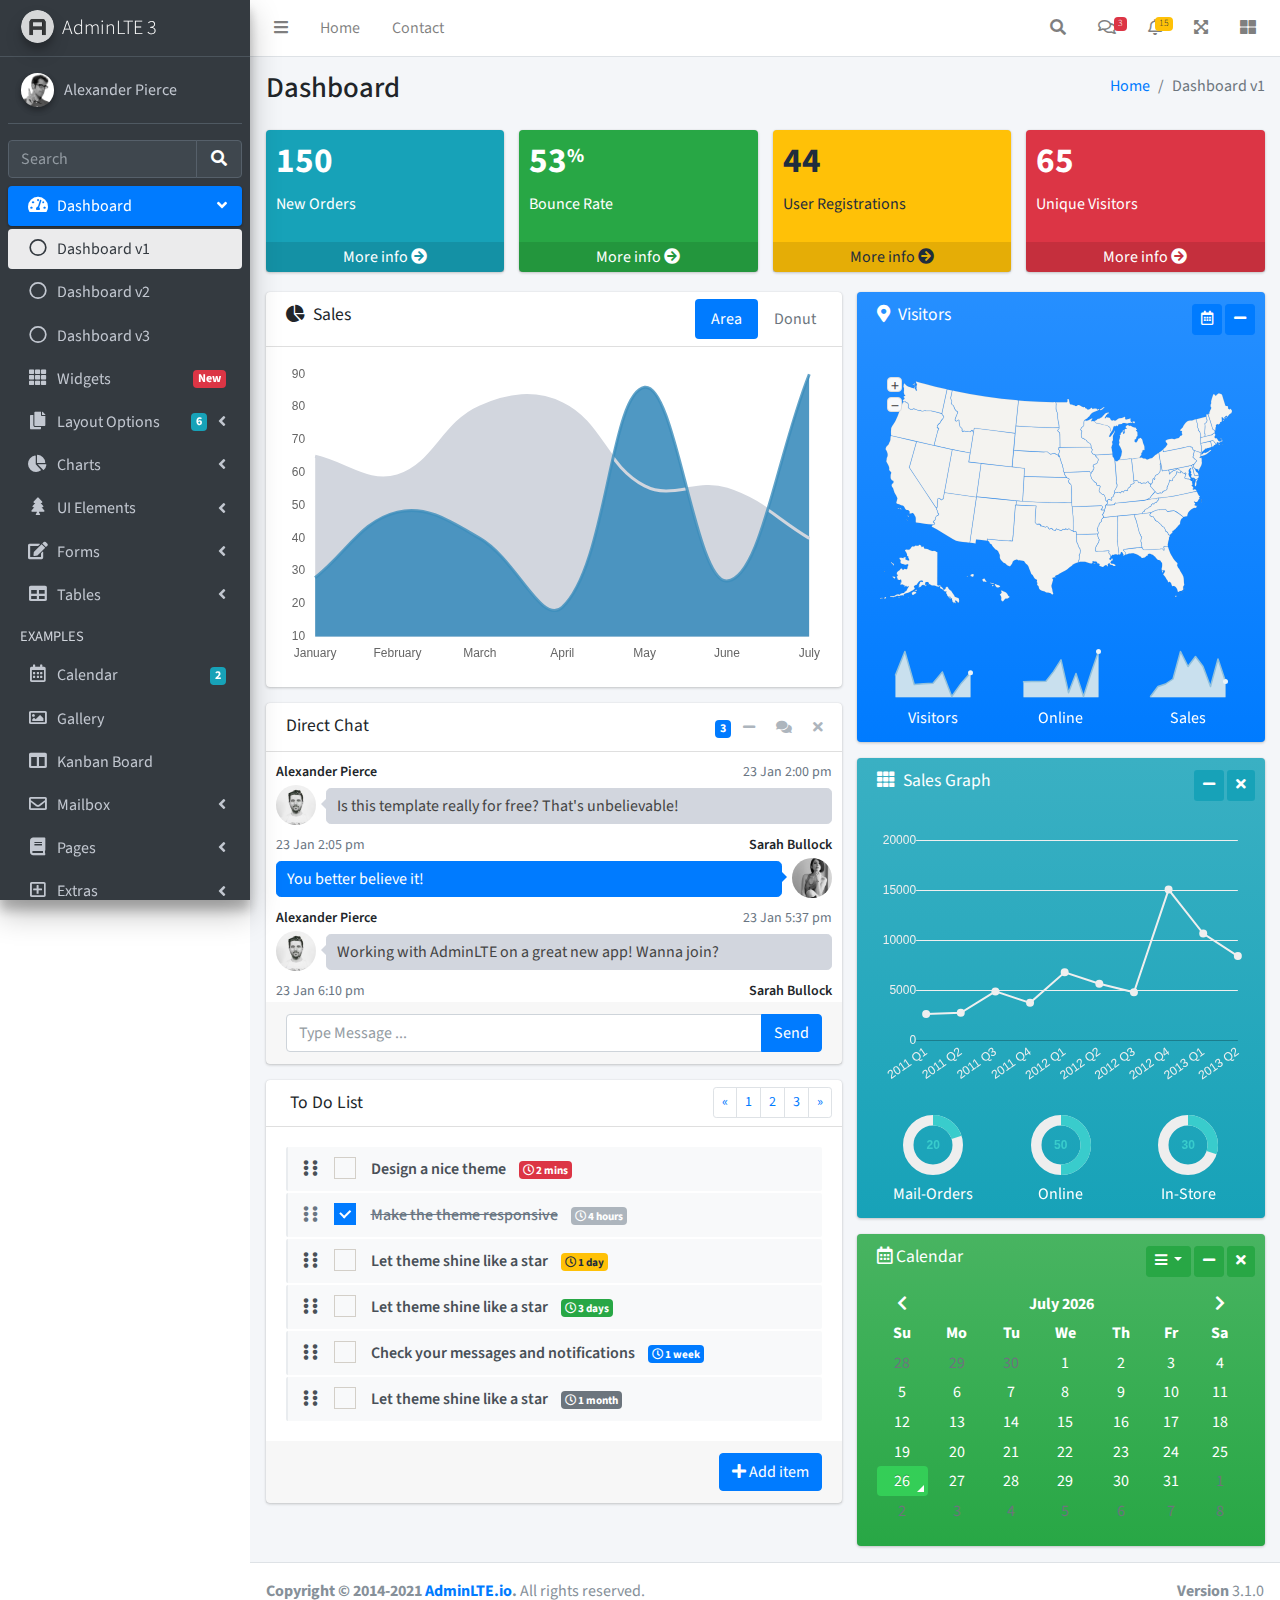
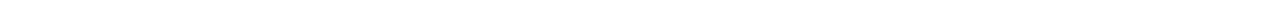
<file: src/main/webapp/resources/admin/index.html>
<!DOCTYPE html>
<html lang="ko">
<head>
  <meta charset="utf-8">
  <meta name="viewport" content="width=device-width, initial-scale=1">
  <title>AdminLTE 3 | Dashboard</title>

  <!-- Google Font: Source Sans Pro -->
  <link rel="stylesheet" href="https://fonts.googleapis.com/css?family=Source+Sans+Pro:300,400,400i,700&display=fallback">
  <!-- Font Awesome -->
  <link rel="stylesheet" href="plugins/fontawesome-free/css/all.min.css">
  <!-- Ionicons -->
  <link rel="stylesheet" href="https://code.ionicframework.com/ionicons/2.0.1/css/ionicons.min.css">
  <!-- Tempusdominus Bootstrap 4 -->
  <link rel="stylesheet" href="plugins/tempusdominus-bootstrap-4/css/tempusdominus-bootstrap-4.min.css">
  <!-- iCheck -->
  <link rel="stylesheet" href="plugins/icheck-bootstrap/icheck-bootstrap.min.css">
  <!-- JQVMap -->
  <link rel="stylesheet" href="plugins/jqvmap/jqvmap.min.css">
  <!-- Theme style -->
  <link rel="stylesheet" href="dist/css/adminlte.min.css">
  <!-- overlayScrollbars -->
  <link rel="stylesheet" href="plugins/overlayScrollbars/css/OverlayScrollbars.min.css">
  <!-- Daterange picker -->
  <link rel="stylesheet" href="plugins/daterangepicker/daterangepicker.css">
  <!-- summernote -->
  <link rel="stylesheet" href="plugins/summernote/summernote-bs4.min.css">
</head>
<body class="hold-transition sidebar-mini layout-fixed">
<div class="wrapper">

  <!-- Preloader -->
  <div class="preloader flex-column justify-content-center align-items-center">
    <img class="animation__shake" src="dist/img/AdminLTELogo.png" alt="AdminLTELogo" height="60" width="60">
  </div>

  <!-- Navbar -->
  <nav class="main-header navbar navbar-expand navbar-white navbar-light">
    <!-- Left navbar links -->
    <ul class="navbar-nav">
      <li class="nav-item">
        <a class="nav-link" data-widget="pushmenu" href="#" role="button"><i class="fas fa-bars"></i></a>
      </li>
      <li class="nav-item d-none d-sm-inline-block">
        <a href="index3.html" class="nav-link">Home</a>
      </li>
      <li class="nav-item d-none d-sm-inline-block">
        <a href="#" class="nav-link">Contact</a>
      </li>
    </ul>

    <!-- Right navbar links -->
    <ul class="navbar-nav ml-auto">
      <!-- Navbar Search -->
      <li class="nav-item">
        <a class="nav-link" data-widget="navbar-search" href="#" role="button">
          <i class="fas fa-search"></i>
        </a>
        <div class="navbar-search-block">
          <form class="form-inline">
            <div class="input-group input-group-sm">
              <input class="form-control form-control-navbar" type="search" placeholder="Search" aria-label="Search">
              <div class="input-group-append">
                <button class="btn btn-navbar" type="submit">
                  <i class="fas fa-search"></i>
                </button>
                <button class="btn btn-navbar" type="button" data-widget="navbar-search">
                  <i class="fas fa-times"></i>
                </button>
              </div>
            </div>
          </form>
        </div>
      </li>

      <!-- Messages Dropdown Menu -->
      <li class="nav-item dropdown">
        <a class="nav-link" data-toggle="dropdown" href="#">
          <i class="far fa-comments"></i>
          <span class="badge badge-danger navbar-badge">3</span>
        </a>
        <div class="dropdown-menu dropdown-menu-lg dropdown-menu-right">
          <a href="#" class="dropdown-item">
            <!-- Message Start -->
            <div class="media">
              <img src="dist/img/user1-128x128.jpg" alt="User Avatar" class="img-size-50 mr-3 img-circle">
              <div class="media-body">
                <h3 class="dropdown-item-title">
                  Brad Diesel
                  <span class="float-right text-sm text-danger"><i class="fas fa-star"></i></span>
                </h3>
                <p class="text-sm">Call me whenever you can...</p>
                <p class="text-sm text-muted"><i class="far fa-clock mr-1"></i> 4 Hours Ago</p>
              </div>
            </div>
            <!-- Message End -->
          </a>
          <div class="dropdown-divider"></div>
          <a href="#" class="dropdown-item">
            <!-- Message Start -->
            <div class="media">
              <img src="dist/img/user8-128x128.jpg" alt="User Avatar" class="img-size-50 img-circle mr-3">
              <div class="media-body">
                <h3 class="dropdown-item-title">
                  John Pierce
                  <span class="float-right text-sm text-muted"><i class="fas fa-star"></i></span>
                </h3>
                <p class="text-sm">I got your message bro</p>
                <p class="text-sm text-muted"><i class="far fa-clock mr-1"></i> 4 Hours Ago</p>
              </div>
            </div>
            <!-- Message End -->
          </a>
          <div class="dropdown-divider"></div>
          <a href="#" class="dropdown-item">
            <!-- Message Start -->
            <div class="media">
              <img src="dist/img/user3-128x128.jpg" alt="User Avatar" class="img-size-50 img-circle mr-3">
              <div class="media-body">
                <h3 class="dropdown-item-title">
                  Nora Silvester
                  <span class="float-right text-sm text-warning"><i class="fas fa-star"></i></span>
                </h3>
                <p class="text-sm">The subject goes here</p>
                <p class="text-sm text-muted"><i class="far fa-clock mr-1"></i> 4 Hours Ago</p>
              </div>
            </div>
            <!-- Message End -->
          </a>
          <div class="dropdown-divider"></div>
          <a href="#" class="dropdown-item dropdown-footer">See All Messages</a>
        </div>
      </li>
      <!-- Notifications Dropdown Menu -->
      <li class="nav-item dropdown">
        <a class="nav-link" data-toggle="dropdown" href="#">
          <i class="far fa-bell"></i>
          <span class="badge badge-warning navbar-badge">15</span>
        </a>
        <div class="dropdown-menu dropdown-menu-lg dropdown-menu-right">
          <span class="dropdown-item dropdown-header">15 Notifications</span>
          <div class="dropdown-divider"></div>
          <a href="#" class="dropdown-item">
            <i class="fas fa-envelope mr-2"></i> 4 new messages
            <span class="float-right text-muted text-sm">3 mins</span>
          </a>
          <div class="dropdown-divider"></div>
          <a href="#" class="dropdown-item">
            <i class="fas fa-users mr-2"></i> 8 friend requests
            <span class="float-right text-muted text-sm">12 hours</span>
          </a>
          <div class="dropdown-divider"></div>
          <a href="#" class="dropdown-item">
            <i class="fas fa-file mr-2"></i> 3 new reports
            <span class="float-right text-muted text-sm">2 days</span>
          </a>
          <div class="dropdown-divider"></div>
          <a href="#" class="dropdown-item dropdown-footer">See All Notifications</a>
        </div>
      </li>
      <li class="nav-item">
        <a class="nav-link" data-widget="fullscreen" href="#" role="button">
          <i class="fas fa-expand-arrows-alt"></i>
        </a>
      </li>
      <li class="nav-item">
        <a class="nav-link" data-widget="control-sidebar" data-slide="true" href="#" role="button">
          <i class="fas fa-th-large"></i>
        </a>
      </li>
    </ul>
  </nav>
  <!-- /.navbar -->

  <!-- Main Sidebar Container -->
  <aside class="main-sidebar sidebar-dark-primary elevation-4">
    <!-- Brand Logo -->
    <a href="index3.html" class="brand-link">
      <img src="dist/img/AdminLTELogo.png" alt="AdminLTE Logo" class="brand-image img-circle elevation-3" style="opacity: .8">
      <span class="brand-text font-weight-light">AdminLTE 3</span>
    </a>

    <!-- Sidebar -->
    <div class="sidebar">
      <!-- Sidebar user panel (optional) -->
      <div class="user-panel mt-3 pb-3 mb-3 d-flex">
        <div class="image">
          <img src="dist/img/user2-160x160.jpg" class="img-circle elevation-2" alt="User Image">
        </div>
        <div class="info">
          <a href="#" class="d-block">Alexander Pierce</a>
        </div>
      </div>

      <!-- SidebarSearch Form -->
      <div class="form-inline">
        <div class="input-group" data-widget="sidebar-search">
          <input class="form-control form-control-sidebar" type="search" placeholder="Search" aria-label="Search">
          <div class="input-group-append">
            <button class="btn btn-sidebar">
              <i class="fas fa-search fa-fw"></i>
            </button>
          </div>
        </div>
      </div>

      <!-- Sidebar Menu -->
      <nav class="mt-2">
        <ul class="nav nav-pills nav-sidebar flex-column" data-widget="treeview" role="menu" data-accordion="false">
          <!-- Add icons to the links using the .nav-icon class
               with font-awesome or any other icon font library -->
          <li class="nav-item menu-open">
            <a href="#" class="nav-link active">
              <i class="nav-icon fas fa-tachometer-alt"></i>
              <p>
                Dashboard
                <i class="right fas fa-angle-left"></i>
              </p>
            </a>
            <ul class="nav nav-treeview">
              <li class="nav-item">
                <a href="./index.html" class="nav-link active">
                  <i class="far fa-circle nav-icon"></i>
                  <p>Dashboard v1</p>
                </a>
              </li>
              <li class="nav-item">
                <a href="./index2.html" class="nav-link">
                  <i class="far fa-circle nav-icon"></i>
                  <p>Dashboard v2</p>
                </a>
              </li>
              <li class="nav-item">
                <a href="./index3.html" class="nav-link">
                  <i class="far fa-circle nav-icon"></i>
                  <p>Dashboard v3</p>
                </a>
              </li>
            </ul>
          </li>
          <li class="nav-item">
            <a href="pages/widgets.html" class="nav-link">
              <i class="nav-icon fas fa-th"></i>
              <p>
                Widgets
                <span class="right badge badge-danger">New</span>
              </p>
            </a>
          </li>
          <li class="nav-item">
            <a href="#" class="nav-link">
              <i class="nav-icon fas fa-copy"></i>
              <p>
                Layout Options
                <i class="fas fa-angle-left right"></i>
                <span class="badge badge-info right">6</span>
              </p>
            </a>
            <ul class="nav nav-treeview">
              <li class="nav-item">
                <a href="pages/layout/top-nav.html" class="nav-link">
                  <i class="far fa-circle nav-icon"></i>
                  <p>Top Navigation</p>
                </a>
              </li>
              <li class="nav-item">
                <a href="pages/layout/top-nav-sidebar.html" class="nav-link">
                  <i class="far fa-circle nav-icon"></i>
                  <p>Top Navigation + Sidebar</p>
                </a>
              </li>
              <li class="nav-item">
                <a href="pages/layout/boxed.html" class="nav-link">
                  <i class="far fa-circle nav-icon"></i>
                  <p>Boxed</p>
                </a>
              </li>
              <li class="nav-item">
                <a href="pages/layout/fixed-sidebar.html" class="nav-link">
                  <i class="far fa-circle nav-icon"></i>
                  <p>Fixed Sidebar</p>
                </a>
              </li>
              <li class="nav-item">
                <a href="pages/layout/fixed-sidebar-custom.html" class="nav-link">
                  <i class="far fa-circle nav-icon"></i>
                  <p>Fixed Sidebar <small>+ Custom Area</small></p>
                </a>
              </li>
              <li class="nav-item">
                <a href="pages/layout/fixed-topnav.html" class="nav-link">
                  <i class="far fa-circle nav-icon"></i>
                  <p>Fixed Navbar</p>
                </a>
              </li>
              <li class="nav-item">
                <a href="pages/layout/fixed-footer.html" class="nav-link">
                  <i class="far fa-circle nav-icon"></i>
                  <p>Fixed Footer</p>
                </a>
              </li>
              <li class="nav-item">
                <a href="pages/layout/collapsed-sidebar.html" class="nav-link">
                  <i class="far fa-circle nav-icon"></i>
                  <p>Collapsed Sidebar</p>
                </a>
              </li>
            </ul>
          </li>
          <li class="nav-item">
            <a href="#" class="nav-link">
              <i class="nav-icon fas fa-chart-pie"></i>
              <p>
                Charts
                <i class="right fas fa-angle-left"></i>
              </p>
            </a>
            <ul class="nav nav-treeview">
              <li class="nav-item">
                <a href="pages/charts/chartjs.html" class="nav-link">
                  <i class="far fa-circle nav-icon"></i>
                  <p>ChartJS</p>
                </a>
              </li>
              <li class="nav-item">
                <a href="pages/charts/flot.html" class="nav-link">
                  <i class="far fa-circle nav-icon"></i>
                  <p>Flot</p>
                </a>
              </li>
              <li class="nav-item">
                <a href="pages/charts/inline.html" class="nav-link">
                  <i class="far fa-circle nav-icon"></i>
                  <p>Inline</p>
                </a>
              </li>
              <li class="nav-item">
                <a href="pages/charts/uplot.html" class="nav-link">
                  <i class="far fa-circle nav-icon"></i>
                  <p>uPlot</p>
                </a>
              </li>
            </ul>
          </li>
          <li class="nav-item">
            <a href="#" class="nav-link">
              <i class="nav-icon fas fa-tree"></i>
              <p>
                UI Elements
                <i class="fas fa-angle-left right"></i>
              </p>
            </a>
            <ul class="nav nav-treeview">
              <li class="nav-item">
                <a href="pages/UI/general.html" class="nav-link">
                  <i class="far fa-circle nav-icon"></i>
                  <p>General</p>
                </a>
              </li>
              <li class="nav-item">
                <a href="pages/UI/icons.html" class="nav-link">
                  <i class="far fa-circle nav-icon"></i>
                  <p>Icons</p>
                </a>
              </li>
              <li class="nav-item">
                <a href="pages/UI/buttons.html" class="nav-link">
                  <i class="far fa-circle nav-icon"></i>
                  <p>Buttons</p>
                </a>
              </li>
              <li class="nav-item">
                <a href="pages/UI/sliders.html" class="nav-link">
                  <i class="far fa-circle nav-icon"></i>
                  <p>Sliders</p>
                </a>
              </li>
              <li class="nav-item">
                <a href="pages/UI/modals.html" class="nav-link">
                  <i class="far fa-circle nav-icon"></i>
                  <p>Modals & Alerts</p>
                </a>
              </li>
              <li class="nav-item">
                <a href="pages/UI/navbar.html" class="nav-link">
                  <i class="far fa-circle nav-icon"></i>
                  <p>Navbar & Tabs</p>
                </a>
              </li>
              <li class="nav-item">
                <a href="pages/UI/timeline.html" class="nav-link">
                  <i class="far fa-circle nav-icon"></i>
                  <p>Timeline</p>
                </a>
              </li>
              <li class="nav-item">
                <a href="pages/UI/ribbons.html" class="nav-link">
                  <i class="far fa-circle nav-icon"></i>
                  <p>Ribbons</p>
                </a>
              </li>
            </ul>
          </li>
          <li class="nav-item">
            <a href="#" class="nav-link">
              <i class="nav-icon fas fa-edit"></i>
              <p>
                Forms
                <i class="fas fa-angle-left right"></i>
              </p>
            </a>
            <ul class="nav nav-treeview">
              <li class="nav-item">
                <a href="pages/forms/general.html" class="nav-link">
                  <i class="far fa-circle nav-icon"></i>
                  <p>General Elements</p>
                </a>
              </li>
              <li class="nav-item">
                <a href="pages/forms/advanced.html" class="nav-link">
                  <i class="far fa-circle nav-icon"></i>
                  <p>Advanced Elements</p>
                </a>
              </li>
              <li class="nav-item">
                <a href="pages/forms/editors.html" class="nav-link">
                  <i class="far fa-circle nav-icon"></i>
                  <p>Editors</p>
                </a>
              </li>
              <li class="nav-item">
                <a href="pages/forms/validation.html" class="nav-link">
                  <i class="far fa-circle nav-icon"></i>
                  <p>Validation</p>
                </a>
              </li>
            </ul>
          </li>
          <li class="nav-item">
            <a href="#" class="nav-link">
              <i class="nav-icon fas fa-table"></i>
              <p>
                Tables
                <i class="fas fa-angle-left right"></i>
              </p>
            </a>
            <ul class="nav nav-treeview">
              <li class="nav-item">
                <a href="pages/tables/simple.html" class="nav-link">
                  <i class="far fa-circle nav-icon"></i>
                  <p>Simple Tables</p>
                </a>
              </li>
              <li class="nav-item">
                <a href="pages/tables/data.html" class="nav-link">
                  <i class="far fa-circle nav-icon"></i>
                  <p>DataTables</p>
                </a>
              </li>
              <li class="nav-item">
                <a href="pages/tables/jsgrid.html" class="nav-link">
                  <i class="far fa-circle nav-icon"></i>
                  <p>jsGrid</p>
                </a>
              </li>
            </ul>
          </li>
          <li class="nav-header">EXAMPLES</li>
          <li class="nav-item">
            <a href="pages/calendar.html" class="nav-link">
              <i class="nav-icon far fa-calendar-alt"></i>
              <p>
                Calendar
                <span class="badge badge-info right">2</span>
              </p>
            </a>
          </li>
          <li class="nav-item">
            <a href="pages/gallery.html" class="nav-link">
              <i class="nav-icon far fa-image"></i>
              <p>
                Gallery
              </p>
            </a>
          </li>
          <li class="nav-item">
            <a href="pages/kanban.html" class="nav-link">
              <i class="nav-icon fas fa-columns"></i>
              <p>
                Kanban Board
              </p>
            </a>
          </li>
          <li class="nav-item">
            <a href="#" class="nav-link">
              <i class="nav-icon far fa-envelope"></i>
              <p>
                Mailbox
                <i class="fas fa-angle-left right"></i>
              </p>
            </a>
            <ul class="nav nav-treeview">
              <li class="nav-item">
                <a href="pages/mailbox/mailbox.html" class="nav-link">
                  <i class="far fa-circle nav-icon"></i>
                  <p>Inbox</p>
                </a>
              </li>
              <li class="nav-item">
                <a href="pages/mailbox/compose.html" class="nav-link">
                  <i class="far fa-circle nav-icon"></i>
                  <p>Compose</p>
                </a>
              </li>
              <li class="nav-item">
                <a href="pages/mailbox/read-mail.html" class="nav-link">
                  <i class="far fa-circle nav-icon"></i>
                  <p>Read</p>
                </a>
              </li>
            </ul>
          </li>
          <li class="nav-item">
            <a href="#" class="nav-link">
              <i class="nav-icon fas fa-book"></i>
              <p>
                Pages
                <i class="fas fa-angle-left right"></i>
              </p>
            </a>
            <ul class="nav nav-treeview">
              <li class="nav-item">
                <a href="pages/examples/invoice.html" class="nav-link">
                  <i class="far fa-circle nav-icon"></i>
                  <p>Invoice</p>
                </a>
              </li>
              <li class="nav-item">
                <a href="pages/examples/profile.html" class="nav-link">
                  <i class="far fa-circle nav-icon"></i>
                  <p>Profile</p>
                </a>
              </li>
              <li class="nav-item">
                <a href="pages/examples/e-commerce.html" class="nav-link">
                  <i class="far fa-circle nav-icon"></i>
                  <p>E-commerce</p>
                </a>
              </li>
              <li class="nav-item">
                <a href="pages/examples/projects.html" class="nav-link">
                  <i class="far fa-circle nav-icon"></i>
                  <p>Projects</p>
                </a>
              </li>
              <li class="nav-item">
                <a href="pages/examples/project-add.html" class="nav-link">
                  <i class="far fa-circle nav-icon"></i>
                  <p>Project Add</p>
                </a>
              </li>
              <li class="nav-item">
                <a href="pages/examples/project-edit.html" class="nav-link">
                  <i class="far fa-circle nav-icon"></i>
                  <p>Project Edit</p>
                </a>
              </li>
              <li class="nav-item">
                <a href="pages/examples/project-detail.html" class="nav-link">
                  <i class="far fa-circle nav-icon"></i>
                  <p>Project Detail</p>
                </a>
              </li>
              <li class="nav-item">
                <a href="pages/examples/contacts.html" class="nav-link">
                  <i class="far fa-circle nav-icon"></i>
                  <p>Contacts</p>
                </a>
              </li>
              <li class="nav-item">
                <a href="pages/examples/faq.html" class="nav-link">
                  <i class="far fa-circle nav-icon"></i>
                  <p>FAQ</p>
                </a>
              </li>
              <li class="nav-item">
                <a href="pages/examples/contact-us.html" class="nav-link">
                  <i class="far fa-circle nav-icon"></i>
                  <p>Contact us</p>
                </a>
              </li>
            </ul>
          </li>
          <li class="nav-item">
            <a href="#" class="nav-link">
              <i class="nav-icon far fa-plus-square"></i>
              <p>
                Extras
                <i class="fas fa-angle-left right"></i>
              </p>
            </a>
            <ul class="nav nav-treeview">
              <li class="nav-item">
                <a href="#" class="nav-link">
                  <i class="far fa-circle nav-icon"></i>
                  <p>
                    Login & Register v1
                    <i class="fas fa-angle-left right"></i>
                  </p>
                </a>
                <ul class="nav nav-treeview">
                  <li class="nav-item">
                    <a href="pages/examples/login.html" class="nav-link">
                      <i class="far fa-circle nav-icon"></i>
                      <p>Login v1</p>
                    </a>
                  </li>
                  <li class="nav-item">
                    <a href="pages/examples/register.html" class="nav-link">
                      <i class="far fa-circle nav-icon"></i>
                      <p>Register v1</p>
                    </a>
                  </li>
                  <li class="nav-item">
                    <a href="pages/examples/forgot-password.html" class="nav-link">
                      <i class="far fa-circle nav-icon"></i>
                      <p>Forgot Password v1</p>
                    </a>
                  </li>
                  <li class="nav-item">
                    <a href="pages/examples/recover-password.html" class="nav-link">
                      <i class="far fa-circle nav-icon"></i>
                      <p>Recover Password v1</p>
                    </a>
                  </li>
                </ul>
              </li>
              <li class="nav-item">
                <a href="#" class="nav-link">
                  <i class="far fa-circle nav-icon"></i>
                  <p>
                    Login & Register v2
                    <i class="fas fa-angle-left right"></i>
                  </p>
                </a>
                <ul class="nav nav-treeview">
                  <li class="nav-item">
                    <a href="pages/examples/login-v2.html" class="nav-link">
                      <i class="far fa-circle nav-icon"></i>
                      <p>Login v2</p>
                    </a>
                  </li>
                  <li class="nav-item">
                    <a href="pages/examples/register-v2.html" class="nav-link">
                      <i class="far fa-circle nav-icon"></i>
                      <p>Register v2</p>
                    </a>
                  </li>
                  <li class="nav-item">
                    <a href="pages/examples/forgot-password-v2.html" class="nav-link">
                      <i class="far fa-circle nav-icon"></i>
                      <p>Forgot Password v2</p>
                    </a>
                  </li>
                  <li class="nav-item">
                    <a href="pages/examples/recover-password-v2.html" class="nav-link">
                      <i class="far fa-circle nav-icon"></i>
                      <p>Recover Password v2</p>
                    </a>
                  </li>
                </ul>
              </li>
              <li class="nav-item">
                <a href="pages/examples/lockscreen.html" class="nav-link">
                  <i class="far fa-circle nav-icon"></i>
                  <p>Lockscreen</p>
                </a>
              </li>
              <li class="nav-item">
                <a href="pages/examples/legacy-user-menu.html" class="nav-link">
                  <i class="far fa-circle nav-icon"></i>
                  <p>Legacy User Menu</p>
                </a>
              </li>
              <li class="nav-item">
                <a href="pages/examples/language-menu.html" class="nav-link">
                  <i class="far fa-circle nav-icon"></i>
                  <p>Language Menu</p>
                </a>
              </li>
              <li class="nav-item">
                <a href="pages/examples/404.html" class="nav-link">
                  <i class="far fa-circle nav-icon"></i>
                  <p>Error 404</p>
                </a>
              </li>
              <li class="nav-item">
                <a href="pages/examples/500.html" class="nav-link">
                  <i class="far fa-circle nav-icon"></i>
                  <p>Error 500</p>
                </a>
              </li>
              <li class="nav-item">
                <a href="pages/examples/pace.html" class="nav-link">
                  <i class="far fa-circle nav-icon"></i>
                  <p>Pace</p>
                </a>
              </li>
              <li class="nav-item">
                <a href="pages/examples/blank.html" class="nav-link">
                  <i class="far fa-circle nav-icon"></i>
                  <p>Blank Page</p>
                </a>
              </li>
              <li class="nav-item">
                <a href="starter.html" class="nav-link">
                  <i class="far fa-circle nav-icon"></i>
                  <p>Starter Page</p>
                </a>
              </li>
            </ul>
          </li>
          <li class="nav-item">
            <a href="#" class="nav-link">
              <i class="nav-icon fas fa-search"></i>
              <p>
                Search
                <i class="fas fa-angle-left right"></i>
              </p>
            </a>
            <ul class="nav nav-treeview">
              <li class="nav-item">
                <a href="pages/search/simple.html" class="nav-link">
                  <i class="far fa-circle nav-icon"></i>
                  <p>Simple Search</p>
                </a>
              </li>
              <li class="nav-item">
                <a href="pages/search/enhanced.html" class="nav-link">
                  <i class="far fa-circle nav-icon"></i>
                  <p>Enhanced</p>
                </a>
              </li>
            </ul>
          </li>
          <li class="nav-header">MISCELLANEOUS</li>
          <li class="nav-item">
            <a href="iframe.html" class="nav-link">
              <i class="nav-icon fas fa-ellipsis-h"></i>
              <p>Tabbed IFrame Plugin</p>
            </a>
          </li>
          <li class="nav-item">
            <a href="https://adminlte.io/docs/3.1/" class="nav-link">
              <i class="nav-icon fas fa-file"></i>
              <p>Documentation</p>
            </a>
          </li>
          <li class="nav-header">MULTI LEVEL EXAMPLE</li>
          <li class="nav-item">
            <a href="#" class="nav-link">
              <i class="fas fa-circle nav-icon"></i>
              <p>Level 1</p>
            </a>
          </li>
          <li class="nav-item">
            <a href="#" class="nav-link">
              <i class="nav-icon fas fa-circle"></i>
              <p>
                Level 1
                <i class="right fas fa-angle-left"></i>
              </p>
            </a>
            <ul class="nav nav-treeview">
              <li class="nav-item">
                <a href="#" class="nav-link">
                  <i class="far fa-circle nav-icon"></i>
                  <p>Level 2</p>
                </a>
              </li>
              <li class="nav-item">
                <a href="#" class="nav-link">
                  <i class="far fa-circle nav-icon"></i>
                  <p>
                    Level 2
                    <i class="right fas fa-angle-left"></i>
                  </p>
                </a>
                <ul class="nav nav-treeview">
                  <li class="nav-item">
                    <a href="#" class="nav-link">
                      <i class="far fa-dot-circle nav-icon"></i>
                      <p>Level 3</p>
                    </a>
                  </li>
                  <li class="nav-item">
                    <a href="#" class="nav-link">
                      <i class="far fa-dot-circle nav-icon"></i>
                      <p>Level 3</p>
                    </a>
                  </li>
                  <li class="nav-item">
                    <a href="#" class="nav-link">
                      <i class="far fa-dot-circle nav-icon"></i>
                      <p>Level 3</p>
                    </a>
                  </li>
                </ul>
              </li>
              <li class="nav-item">
                <a href="#" class="nav-link">
                  <i class="far fa-circle nav-icon"></i>
                  <p>Level 2</p>
                </a>
              </li>
            </ul>
          </li>
          <li class="nav-item">
            <a href="#" class="nav-link">
              <i class="fas fa-circle nav-icon"></i>
              <p>Level 1</p>
            </a>
          </li>
          <li class="nav-header">LABELS</li>
          <li class="nav-item">
            <a href="#" class="nav-link">
              <i class="nav-icon far fa-circle text-danger"></i>
              <p class="text">Important</p>
            </a>
          </li>
          <li class="nav-item">
            <a href="#" class="nav-link">
              <i class="nav-icon far fa-circle text-warning"></i>
              <p>Warning</p>
            </a>
          </li>
          <li class="nav-item">
            <a href="#" class="nav-link">
              <i class="nav-icon far fa-circle text-info"></i>
              <p>Informational</p>
            </a>
          </li>
        </ul>
      </nav>
      <!-- /.sidebar-menu -->
    </div>
    <!-- /.sidebar -->
  </aside>

  <!-- Content Wrapper. Contains page content -->
  <div class="content-wrapper">
    <!-- Content Header (Page header) -->
    <div class="content-header">
      <div class="container-fluid">
        <div class="row mb-2">
          <div class="col-sm-6">
            <h1 class="m-0">Dashboard</h1>
          </div><!-- /.col -->
          <div class="col-sm-6">
            <ol class="breadcrumb float-sm-right">
              <li class="breadcrumb-item"><a href="#">Home</a></li>
              <li class="breadcrumb-item active">Dashboard v1</li>
            </ol>
          </div><!-- /.col -->
        </div><!-- /.row -->
      </div><!-- /.container-fluid -->
    </div>
    <!-- /.content-header -->

    <!-- Main content -->
    <section class="content">
      <div class="container-fluid">
        <!-- Small boxes (Stat box) -->
        <div class="row">
          <div class="col-lg-3 col-6">
            <!-- small box -->
            <div class="small-box bg-info">
              <div class="inner">
                <h3>150</h3>

                <p>New Orders</p>
              </div>
              <div class="icon">
                <i class="ion ion-bag"></i>
              </div>
              <a href="#" class="small-box-footer">More info <i class="fas fa-arrow-circle-right"></i></a>
            </div>
          </div>
          <!-- ./col -->
          <div class="col-lg-3 col-6">
            <!-- small box -->
            <div class="small-box bg-success">
              <div class="inner">
                <h3>53<sup style="font-size: 20px">%</sup></h3>

                <p>Bounce Rate</p>
              </div>
              <div class="icon">
                <i class="ion ion-stats-bars"></i>
              </div>
              <a href="#" class="small-box-footer">More info <i class="fas fa-arrow-circle-right"></i></a>
            </div>
          </div>
          <!-- ./col -->
          <div class="col-lg-3 col-6">
            <!-- small box -->
            <div class="small-box bg-warning">
              <div class="inner">
                <h3>44</h3>

                <p>User Registrations</p>
              </div>
              <div class="icon">
                <i class="ion ion-person-add"></i>
              </div>
              <a href="#" class="small-box-footer">More info <i class="fas fa-arrow-circle-right"></i></a>
            </div>
          </div>
          <!-- ./col -->
          <div class="col-lg-3 col-6">
            <!-- small box -->
            <div class="small-box bg-danger">
              <div class="inner">
                <h3>65</h3>

                <p>Unique Visitors</p>
              </div>
              <div class="icon">
                <i class="ion ion-pie-graph"></i>
              </div>
              <a href="#" class="small-box-footer">More info <i class="fas fa-arrow-circle-right"></i></a>
            </div>
          </div>
          <!-- ./col -->
        </div>
        <!-- /.row -->
        <!-- Main row -->
        <div class="row">
          <!-- Left col -->
          <section class="col-lg-7 connectedSortable">
            <!-- Custom tabs (Charts with tabs)-->
            <div class="card">
              <div class="card-header">
                <h3 class="card-title">
                  <i class="fas fa-chart-pie mr-1"></i>
                  Sales
                </h3>
                <div class="card-tools">
                  <ul class="nav nav-pills ml-auto">
                    <li class="nav-item">
                      <a class="nav-link active" href="#revenue-chart" data-toggle="tab">Area</a>
                    </li>
                    <li class="nav-item">
                      <a class="nav-link" href="#sales-chart" data-toggle="tab">Donut</a>
                    </li>
                  </ul>
                </div>
              </div><!-- /.card-header -->
              <div class="card-body">
                <div class="tab-content p-0">
                  <!-- Morris chart - Sales -->
                  <div class="chart tab-pane active" id="revenue-chart"
                       style="position: relative; height: 300px;">
                      <canvas id="revenue-chart-canvas" height="300" style="height: 300px;"></canvas>
                   </div>
                  <div class="chart tab-pane" id="sales-chart" style="position: relative; height: 300px;">
                    <canvas id="sales-chart-canvas" height="300" style="height: 300px;"></canvas>
                  </div>
                </div>
              </div><!-- /.card-body -->
            </div>
            <!-- /.card -->

            <!-- DIRECT CHAT -->
            <div class="card direct-chat direct-chat-primary">
              <div class="card-header">
                <h3 class="card-title">Direct Chat</h3>

                <div class="card-tools">
                  <span title="3 New Messages" class="badge badge-primary">3</span>
                  <button type="button" class="btn btn-tool" data-card-widget="collapse">
                    <i class="fas fa-minus"></i>
                  </button>
                  <button type="button" class="btn btn-tool" title="Contacts" data-widget="chat-pane-toggle">
                    <i class="fas fa-comments"></i>
                  </button>
                  <button type="button" class="btn btn-tool" data-card-widget="remove">
                    <i class="fas fa-times"></i>
                  </button>
                </div>
              </div>
              <!-- /.card-header -->
              <div class="card-body">
                <!-- Conversations are loaded here -->
                <div class="direct-chat-messages">
                  <!-- Message. Default to the left -->
                  <div class="direct-chat-msg">
                    <div class="direct-chat-infos clearfix">
                      <span class="direct-chat-name float-left">Alexander Pierce</span>
                      <span class="direct-chat-timestamp float-right">23 Jan 2:00 pm</span>
                    </div>
                    <!-- /.direct-chat-infos -->
                    <img class="direct-chat-img" src="dist/img/user1-128x128.jpg" alt="message user image">
                    <!-- /.direct-chat-img -->
                    <div class="direct-chat-text">
                      Is this template really for free? That's unbelievable!
                    </div>
                    <!-- /.direct-chat-text -->
                  </div>
                  <!-- /.direct-chat-msg -->

                  <!-- Message to the right -->
                  <div class="direct-chat-msg right">
                    <div class="direct-chat-infos clearfix">
                      <span class="direct-chat-name float-right">Sarah Bullock</span>
                      <span class="direct-chat-timestamp float-left">23 Jan 2:05 pm</span>
                    </div>
                    <!-- /.direct-chat-infos -->
                    <img class="direct-chat-img" src="dist/img/user3-128x128.jpg" alt="message user image">
                    <!-- /.direct-chat-img -->
                    <div class="direct-chat-text">
                      You better believe it!
                    </div>
                    <!-- /.direct-chat-text -->
                  </div>
                  <!-- /.direct-chat-msg -->

                  <!-- Message. Default to the left -->
                  <div class="direct-chat-msg">
                    <div class="direct-chat-infos clearfix">
                      <span class="direct-chat-name float-left">Alexander Pierce</span>
                      <span class="direct-chat-timestamp float-right">23 Jan 5:37 pm</span>
                    </div>
                    <!-- /.direct-chat-infos -->
                    <img class="direct-chat-img" src="dist/img/user1-128x128.jpg" alt="message user image">
                    <!-- /.direct-chat-img -->
                    <div class="direct-chat-text">
                      Working with AdminLTE on a great new app! Wanna join?
                    </div>
                    <!-- /.direct-chat-text -->
                  </div>
                  <!-- /.direct-chat-msg -->

                  <!-- Message to the right -->
                  <div class="direct-chat-msg right">
                    <div class="direct-chat-infos clearfix">
                      <span class="direct-chat-name float-right">Sarah Bullock</span>
                      <span class="direct-chat-timestamp float-left">23 Jan 6:10 pm</span>
                    </div>
                    <!-- /.direct-chat-infos -->
                    <img class="direct-chat-img" src="dist/img/user3-128x128.jpg" alt="message user image">
                    <!-- /.direct-chat-img -->
                    <div class="direct-chat-text">
                      I would love to.
                    </div>
                    <!-- /.direct-chat-text -->
                  </div>
                  <!-- /.direct-chat-msg -->

                </div>
                <!--/.direct-chat-messages-->

                <!-- Contacts are loaded here -->
                <div class="direct-chat-contacts">
                  <ul class="contacts-list">
                    <li>
                      <a href="#">
                        <img class="contacts-list-img" src="dist/img/user1-128x128.jpg" alt="User Avatar">

                        <div class="contacts-list-info">
                          <span class="contacts-list-name">
                            Count Dracula
                            <small class="contacts-list-date float-right">2/28/2015</small>
                          </span>
                          <span class="contacts-list-msg">How have you been? I was...</span>
                        </div>
                        <!-- /.contacts-list-info -->
                      </a>
                    </li>
                    <!-- End Contact Item -->
                    <li>
                      <a href="#">
                        <img class="contacts-list-img" src="dist/img/user7-128x128.jpg" alt="User Avatar">

                        <div class="contacts-list-info">
                          <span class="contacts-list-name">
                            Sarah Doe
                            <small class="contacts-list-date float-right">2/23/2015</small>
                          </span>
                          <span class="contacts-list-msg">I will be waiting for...</span>
                        </div>
                        <!-- /.contacts-list-info -->
                      </a>
                    </li>
                    <!-- End Contact Item -->
                    <li>
                      <a href="#">
                        <img class="contacts-list-img" src="dist/img/user3-128x128.jpg" alt="User Avatar">

                        <div class="contacts-list-info">
                          <span class="contacts-list-name">
                            Nadia Jolie
                            <small class="contacts-list-date float-right">2/20/2015</small>
                          </span>
                          <span class="contacts-list-msg">I'll call you back at...</span>
                        </div>
                        <!-- /.contacts-list-info -->
                      </a>
                    </li>
                    <!-- End Contact Item -->
                    <li>
                      <a href="#">
                        <img class="contacts-list-img" src="dist/img/user5-128x128.jpg" alt="User Avatar">

                        <div class="contacts-list-info">
                          <span class="contacts-list-name">
                            Nora S. Vans
                            <small class="contacts-list-date float-right">2/10/2015</small>
                          </span>
                          <span class="contacts-list-msg">Where is your new...</span>
                        </div>
                        <!-- /.contacts-list-info -->
                      </a>
                    </li>
                    <!-- End Contact Item -->
                    <li>
                      <a href="#">
                        <img class="contacts-list-img" src="dist/img/user6-128x128.jpg" alt="User Avatar">

                        <div class="contacts-list-info">
                          <span class="contacts-list-name">
                            John K.
                            <small class="contacts-list-date float-right">1/27/2015</small>
                          </span>
                          <span class="contacts-list-msg">Can I take a look at...</span>
                        </div>
                        <!-- /.contacts-list-info -->
                      </a>
                    </li>
                    <!-- End Contact Item -->
                    <li>
                      <a href="#">
                        <img class="contacts-list-img" src="dist/img/user8-128x128.jpg" alt="User Avatar">

                        <div class="contacts-list-info">
                          <span class="contacts-list-name">
                            Kenneth M.
                            <small class="contacts-list-date float-right">1/4/2015</small>
                          </span>
                          <span class="contacts-list-msg">Never mind I found...</span>
                        </div>
                        <!-- /.contacts-list-info -->
                      </a>
                    </li>
                    <!-- End Contact Item -->
                  </ul>
                  <!-- /.contacts-list -->
                </div>
                <!-- /.direct-chat-pane -->
              </div>
              <!-- /.card-body -->
              <div class="card-footer">
                <form action="#" method="post">
                  <div class="input-group">
                    <input type="text" name="message" placeholder="Type Message ..." class="form-control">
                    <span class="input-group-append">
                      <button type="button" class="btn btn-primary">Send</button>
                    </span>
                  </div>
                </form>
              </div>
              <!-- /.card-footer-->
            </div>
            <!--/.direct-chat -->

            <!-- TO DO List -->
            <div class="card">
              <div class="card-header">
                <h3 class="card-title">
                  <i class="ion ion-clipboard mr-1"></i>
                  To Do List
                </h3>

                <div class="card-tools">
                  <ul class="pagination pagination-sm">
                    <li class="page-item"><a href="#" class="page-link">&laquo;</a></li>
                    <li class="page-item"><a href="#" class="page-link">1</a></li>
                    <li class="page-item"><a href="#" class="page-link">2</a></li>
                    <li class="page-item"><a href="#" class="page-link">3</a></li>
                    <li class="page-item"><a href="#" class="page-link">&raquo;</a></li>
                  </ul>
                </div>
              </div>
              <!-- /.card-header -->
              <div class="card-body">
                <ul class="todo-list" data-widget="todo-list">
                  <li>
                    <!-- drag handle -->
                    <span class="handle">
                      <i class="fas fa-ellipsis-v"></i>
                      <i class="fas fa-ellipsis-v"></i>
                    </span>
                    <!-- checkbox -->
                    <div  class="icheck-primary d-inline ml-2">
                      <input type="checkbox" value="" name="todo1" id="todoCheck1">
                      <label for="todoCheck1"></label>
                    </div>
                    <!-- todo text -->
                    <span class="text">Design a nice theme</span>
                    <!-- Emphasis label -->
                    <small class="badge badge-danger"><i class="far fa-clock"></i> 2 mins</small>
                    <!-- General tools such as edit or delete-->
                    <div class="tools">
                      <i class="fas fa-edit"></i>
                      <i class="fas fa-trash-o"></i>
                    </div>
                  </li>
                  <li>
                    <span class="handle">
                      <i class="fas fa-ellipsis-v"></i>
                      <i class="fas fa-ellipsis-v"></i>
                    </span>
                    <div  class="icheck-primary d-inline ml-2">
                      <input type="checkbox" value="" name="todo2" id="todoCheck2" checked>
                      <label for="todoCheck2"></label>
                    </div>
                    <span class="text">Make the theme responsive</span>
                    <small class="badge badge-info"><i class="far fa-clock"></i> 4 hours</small>
                    <div class="tools">
                      <i class="fas fa-edit"></i>
                      <i class="fas fa-trash-o"></i>
                    </div>
                  </li>
                  <li>
                    <span class="handle">
                      <i class="fas fa-ellipsis-v"></i>
                      <i class="fas fa-ellipsis-v"></i>
                    </span>
                    <div  class="icheck-primary d-inline ml-2">
                      <input type="checkbox" value="" name="todo3" id="todoCheck3">
                      <label for="todoCheck3"></label>
                    </div>
                    <span class="text">Let theme shine like a star</span>
                    <small class="badge badge-warning"><i class="far fa-clock"></i> 1 day</small>
                    <div class="tools">
                      <i class="fas fa-edit"></i>
                      <i class="fas fa-trash-o"></i>
                    </div>
                  </li>
                  <li>
                    <span class="handle">
                      <i class="fas fa-ellipsis-v"></i>
                      <i class="fas fa-ellipsis-v"></i>
                    </span>
                    <div  class="icheck-primary d-inline ml-2">
                      <input type="checkbox" value="" name="todo4" id="todoCheck4">
                      <label for="todoCheck4"></label>
                    </div>
                    <span class="text">Let theme shine like a star</span>
                    <small class="badge badge-success"><i class="far fa-clock"></i> 3 days</small>
                    <div class="tools">
                      <i class="fas fa-edit"></i>
                      <i class="fas fa-trash-o"></i>
                    </div>
                  </li>
                  <li>
                    <span class="handle">
                      <i class="fas fa-ellipsis-v"></i>
                      <i class="fas fa-ellipsis-v"></i>
                    </span>
                    <div  class="icheck-primary d-inline ml-2">
                      <input type="checkbox" value="" name="todo5" id="todoCheck5">
                      <label for="todoCheck5"></label>
                    </div>
                    <span class="text">Check your messages and notifications</span>
                    <small class="badge badge-primary"><i class="far fa-clock"></i> 1 week</small>
                    <div class="tools">
                      <i class="fas fa-edit"></i>
                      <i class="fas fa-trash-o"></i>
                    </div>
                  </li>
                  <li>
                    <span class="handle">
                      <i class="fas fa-ellipsis-v"></i>
                      <i class="fas fa-ellipsis-v"></i>
                    </span>
                    <div  class="icheck-primary d-inline ml-2">
                      <input type="checkbox" value="" name="todo6" id="todoCheck6">
                      <label for="todoCheck6"></label>
                    </div>
                    <span class="text">Let theme shine like a star</span>
                    <small class="badge badge-secondary"><i class="far fa-clock"></i> 1 month</small>
                    <div class="tools">
                      <i class="fas fa-edit"></i>
                      <i class="fas fa-trash-o"></i>
                    </div>
                  </li>
                </ul>
              </div>
              <!-- /.card-body -->
              <div class="card-footer clearfix">
                <button type="button" class="btn btn-primary float-right"><i class="fas fa-plus"></i> Add item</button>
              </div>
            </div>
            <!-- /.card -->
          </section>
          <!-- /.Left col -->
          <!-- right col (We are only adding the ID to make the widgets sortable)-->
          <section class="col-lg-5 connectedSortable">

            <!-- Map card -->
            <div class="card bg-gradient-primary">
              <div class="card-header border-0">
                <h3 class="card-title">
                  <i class="fas fa-map-marker-alt mr-1"></i>
                  Visitors
                </h3>
                <!-- card tools -->
                <div class="card-tools">
                  <button type="button" class="btn btn-primary btn-sm daterange" title="Date range">
                    <i class="far fa-calendar-alt"></i>
                  </button>
                  <button type="button" class="btn btn-primary btn-sm" data-card-widget="collapse" title="Collapse">
                    <i class="fas fa-minus"></i>
                  </button>
                </div>
                <!-- /.card-tools -->
              </div>
              <div class="card-body">
                <div id="world-map" style="height: 250px; width: 100%;"></div>
              </div>
              <!-- /.card-body-->
              <div class="card-footer bg-transparent">
                <div class="row">
                  <div class="col-4 text-center">
                    <div id="sparkline-1"></div>
                    <div class="text-white">Visitors</div>
                  </div>
                  <!-- ./col -->
                  <div class="col-4 text-center">
                    <div id="sparkline-2"></div>
                    <div class="text-white">Online</div>
                  </div>
                  <!-- ./col -->
                  <div class="col-4 text-center">
                    <div id="sparkline-3"></div>
                    <div class="text-white">Sales</div>
                  </div>
                  <!-- ./col -->
                </div>
                <!-- /.row -->
              </div>
            </div>
            <!-- /.card -->

            <!-- solid sales graph -->
            <div class="card bg-gradient-info">
              <div class="card-header border-0">
                <h3 class="card-title">
                  <i class="fas fa-th mr-1"></i>
                  Sales Graph
                </h3>

                <div class="card-tools">
                  <button type="button" class="btn bg-info btn-sm" data-card-widget="collapse">
                    <i class="fas fa-minus"></i>
                  </button>
                  <button type="button" class="btn bg-info btn-sm" data-card-widget="remove">
                    <i class="fas fa-times"></i>
                  </button>
                </div>
              </div>
              <div class="card-body">
                <canvas class="chart" id="line-chart" style="min-height: 250px; height: 250px; max-height: 250px; max-width: 100%;"></canvas>
              </div>
              <!-- /.card-body -->
              <div class="card-footer bg-transparent">
                <div class="row">
                  <div class="col-4 text-center">
                    <input type="text" class="knob" data-readonly="true" value="20" data-width="60" data-height="60"
                           data-fgColor="#39CCCC">

                    <div class="text-white">Mail-Orders</div>
                  </div>
                  <!-- ./col -->
                  <div class="col-4 text-center">
                    <input type="text" class="knob" data-readonly="true" value="50" data-width="60" data-height="60"
                           data-fgColor="#39CCCC">

                    <div class="text-white">Online</div>
                  </div>
                  <!-- ./col -->
                  <div class="col-4 text-center">
                    <input type="text" class="knob" data-readonly="true" value="30" data-width="60" data-height="60"
                           data-fgColor="#39CCCC">

                    <div class="text-white">In-Store</div>
                  </div>
                  <!-- ./col -->
                </div>
                <!-- /.row -->
              </div>
              <!-- /.card-footer -->
            </div>
            <!-- /.card -->

            <!-- Calendar -->
            <div class="card bg-gradient-success">
              <div class="card-header border-0">

                <h3 class="card-title">
                  <i class="far fa-calendar-alt"></i>
                  Calendar
                </h3>
                <!-- tools card -->
                <div class="card-tools">
                  <!-- button with a dropdown -->
                  <div class="btn-group">
                    <button type="button" class="btn btn-success btn-sm dropdown-toggle" data-toggle="dropdown" data-offset="-52">
                      <i class="fas fa-bars"></i>
                    </button>
                    <div class="dropdown-menu" role="menu">
                      <a href="#" class="dropdown-item">Add new event</a>
                      <a href="#" class="dropdown-item">Clear events</a>
                      <div class="dropdown-divider"></div>
                      <a href="#" class="dropdown-item">View calendar</a>
                    </div>
                  </div>
                  <button type="button" class="btn btn-success btn-sm" data-card-widget="collapse">
                    <i class="fas fa-minus"></i>
                  </button>
                  <button type="button" class="btn btn-success btn-sm" data-card-widget="remove">
                    <i class="fas fa-times"></i>
                  </button>
                </div>
                <!-- /. tools -->
              </div>
              <!-- /.card-header -->
              <div class="card-body pt-0">
                <!--The calendar -->
                <div id="calendar" style="width: 100%"></div>
              </div>
              <!-- /.card-body -->
            </div>
            <!-- /.card -->
          </section>
          <!-- right col -->
        </div>
        <!-- /.row (main row) -->
      </div><!-- /.container-fluid -->
    </section>
    <!-- /.content -->
  </div>
  <!-- /.content-wrapper -->
  <footer class="main-footer">
    <strong>Copyright &copy; 2014-2021 <a href="https://adminlte.io">AdminLTE.io</a>.</strong>
    All rights reserved.
    <div class="float-right d-none d-sm-inline-block">
      <b>Version</b> 3.1.0
    </div>
  </footer>

  <!-- Control Sidebar -->
  <aside class="control-sidebar control-sidebar-dark">
    <!-- Control sidebar content goes here -->
  </aside>
  <!-- /.control-sidebar -->
</div>
<!-- ./wrapper -->

<!-- jQuery -->
<script src="plugins/jquery/jquery.min.js"></script>
<!-- jQuery UI 1.11.4 -->
<script src="plugins/jquery-ui/jquery-ui.min.js"></script>
<!-- Resolve conflict in jQuery UI tooltip with Bootstrap tooltip -->
<script>
  $.widget.bridge('uibutton', $.ui.button)
</script>
<!-- Bootstrap 4 -->
<script src="plugins/bootstrap/js/bootstrap.bundle.min.js"></script>
<!-- ChartJS -->
<script src="plugins/chart.js/Chart.min.js"></script>
<!-- Sparkline -->
<script src="plugins/sparklines/sparkline.js"></script>
<!-- JQVMap -->
<script src="plugins/jqvmap/jquery.vmap.min.js"></script>
<script src="plugins/jqvmap/maps/jquery.vmap.usa.js"></script>
<!-- jQuery Knob Chart -->
<script src="plugins/jquery-knob/jquery.knob.min.js"></script>
<!-- daterangepicker -->
<script src="plugins/moment/moment.min.js"></script>
<script src="plugins/daterangepicker/daterangepicker.js"></script>
<!-- Tempusdominus Bootstrap 4 -->
<script src="plugins/tempusdominus-bootstrap-4/js/tempusdominus-bootstrap-4.min.js"></script>
<!-- Summernote -->
<script src="plugins/summernote/summernote-bs4.min.js"></script>
<!-- overlayScrollbars -->
<script src="plugins/overlayScrollbars/js/jquery.overlayScrollbars.min.js"></script>
<!-- AdminLTE App -->
<script src="dist/js/adminlte.js"></script>
<!-- AdminLTE for demo purposes -->
<script src="dist/js/demo.js"></script>
<!-- AdminLTE dashboard demo (This is only for demo purposes) -->
<script src="dist/js/pages/dashboard.js"></script>
</body>
</html>
</file>
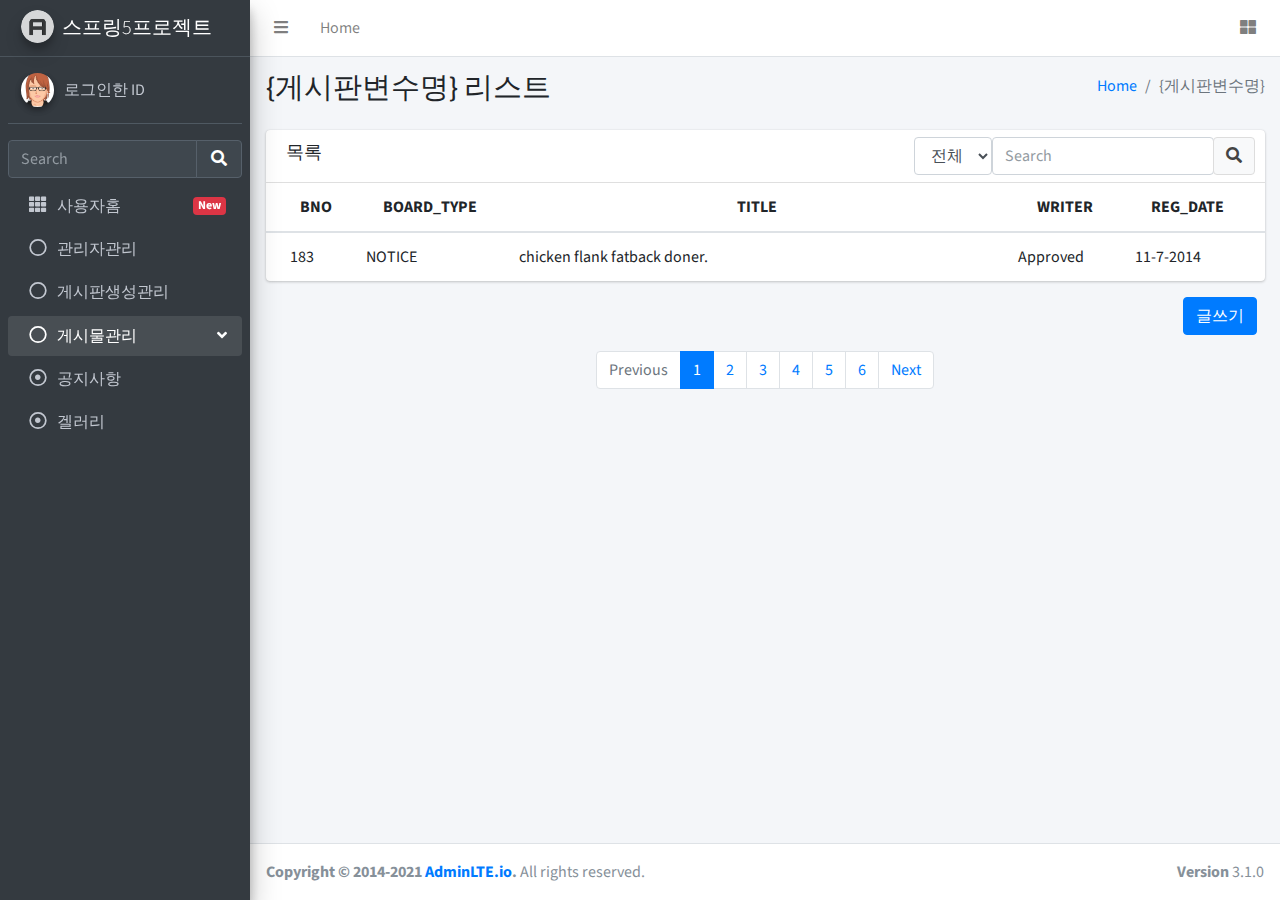
<file: src/main/webapp/resources/admin/board_list.html>
<!DOCTYPE html>
<html lang="ko">
<head>
  <meta charset="utf-8">
  <meta name="viewport" content="width=device-width, initial-scale=1">
  <title>AdminLTE 3 | 대시보드</title>
  <!-- Google Font: Source Sans Pro 구글웹폰트 -->
  <link rel="stylesheet" href="https://fonts.googleapis.com/css?family=Source+Sans+Pro:300,400,400i,700&display=fallback">
  <!-- Font Awesome 폰트어썸 -->
  <link rel="stylesheet" href="plugins/fontawesome-free/css/all.min.css">
  <!-- Tempusdominus Bootstrap 4 부트스트랩4 -->
  <link rel="stylesheet" href="plugins/tempusdominus-bootstrap-4/css/tempusdominus-bootstrap-4.min.css">
  <!-- Theme style AdminLTE 테마스타일 -->
  <link rel="stylesheet" href="dist/css/adminlte.min.css">
  <!-- overlayScrollbars 왼쪽스크롤메뉴 -->
  <link rel="stylesheet" href="plugins/overlayScrollbars/css/OverlayScrollbars.min.css">
  <!-- summernote 웹에디터 -->
  <link rel="stylesheet" href="plugins/summernote/summernote-bs4.min.css">
</head>
<body class="hold-transition sidebar-mini layout-fixed">
<div class="wrapper">

  <!-- Preloader A로고 로딩중...표시 -->
  <div class="preloader flex-column justify-content-center align-items-center">
    <img class="animation__shake" src="dist/img/AdminLTELogo.png" alt="AdminLTELogo" height="60" width="60">
  </div>

  <!-- Navbar 햄버거메뉴 라인 부분 -->
  <nav class="main-header navbar navbar-expand navbar-white navbar-light">
    <!-- Left navbar links 왼쪽 햄버거 메뉴와 Home링크메뉴 -->
    <ul class="navbar-nav">
      <li class="nav-item"> 
        <a class="nav-link" data-widget="pushmenu" href="#" role="button"><i class="fas fa-bars"></i></a>
      </li>
      <li class="nav-item d-none d-sm-inline-block">
        <a href="home.html" class="nav-link">Home</a>
      </li>
    </ul>
    <!-- Right navbar links 오른쪽 아이콘 메뉴 -->
    <ul class="navbar-nav ml-auto">
     
      <li class="nav-item">
        <a class="nav-link" data-widget="control-sidebar" data-slide="true" href="#" role="button">
          <i class="fas fa-th-large"></i>
        </a>
      </li>
    </ul>
  </nav>
  <!-- /.navbar -->

  <!-- Main Sidebar Container 왼쪽 사이드메뉴내용 -->
  <aside class="main-sidebar sidebar-dark-primary elevation-4">
    <!-- Brand Logo -->
    <a href="home.html" class="brand-link">
      <img src="dist/img/AdminLTELogo.png" alt="AdminLTE Logo" class="brand-image img-circle elevation-3" style="opacity: .8">
      <span class="brand-text font-weight-light">스프링5프로젝트</span>
    </a>

    <!-- Sidebar -->
    <div class="sidebar">
      <!-- Sidebar user panel (optional) 로그인한 정보 -->
      <div class="user-panel mt-3 pb-3 mb-3 d-flex">
        <div class="image">
          <img src="dist/img/avatar3.png" class="img-circle elevation-2" alt="User Image">
        </div>
        <div class="info">
          <a href="#" class="d-block">로그인한 ID</a>
        </div>
      </div>

      <!-- SidebarSearch Form 검색폼 -->
      <div class="form-inline">
        <div class="input-group" data-widget="sidebar-search">
          <input class="form-control form-control-sidebar" type="search" placeholder="Search" aria-label="Search">
          <div class="input-group-append">
            <button class="btn btn-sidebar">
              <i class="fas fa-search fa-fw"></i>
            </button>
          </div>
        </div>
      </div>

      <!-- Sidebar Menu 메뉴시작 -->
      <nav class="mt-2">
        <ul class="nav nav-pills nav-sidebar flex-column" data-widget="treeview" role="menu" data-accordion="false">
          <!-- Add icons to the links using the .nav-icon class
               with font-awesome or any other icon font library -->
          
          <li class="nav-item">
            <a href="/" class="nav-link">
              <i class="nav-icon fas fa-th"></i>
              <p>
                사용자홈
                <span class="right badge badge-danger">New</span>
              </p>
            </a>
          </li>
          <li class="nav-item">
            <a href="#" class="nav-link">
              <i class="far fa-circle nav-icon"></i>
              <p>관리자관리</p>
            </a>
          </li>
          <li class="nav-item">
            <a href="#" class="nav-link">
              <i class="far fa-circle nav-icon"></i>
              <p>게시판생성관리</p>
            </a>
          </li>
          <li class="nav-item menu-open">
            <a href="#" class="nav-link">
              <i class="far fa-circle nav-icon"></i>
              <p>게시물관리
                <i class="right fas fa-angle-left"></i>
              </p>
            </a>
            <ul class="nav nav-treeview">
              <!-- 위 게시판 생성관리에서 만든 게시판 개수에 따라서 자동 증가(아래) -->
              <li class="nav-item">
                <a href="board_list.html" class="nav-link">
                  <i class="far fa-dot-circle nav-icon"></i>
                  <p>공지사항</p>
                </a>
              </li>
              <li class="nav-item">
                <a href="board_list.html" class="nav-link">
                  <i class="far fa-dot-circle nav-icon"></i>
                  <p>겔러리</p>
                </a>
              </li>
            </ul>
          </li>
          
        </ul>
      </nav>
      <!-- /.sidebar-menu -->
    </div>
    <!-- /.sidebar -->
  </aside>

  <!-- Content Wrapper. Contains page content -->
  <div class="content-wrapper">
    <!-- Content Header (Page header) -->
    <div class="content-header">
      <div class="container-fluid">
        <div class="row mb-2">
          <div class="col-sm-6">
            <h1 class="m-0">{게시판변수명} 리스트</h1>
          </div><!-- /.col -->
          <div class="col-sm-6">
            <ol class="breadcrumb float-sm-right">
              <li class="breadcrumb-item"><a href="#">Home</a></li>
              <li class="breadcrumb-item active">{게시판변수명}</li>
            </ol>
          </div><!-- /.col -->
        </div><!-- /.row -->
      </div><!-- /.container-fluid -->
    </div>
    <!-- /.content-header -->

    <!-- Main content -->
    <section class="content">
      <div class="container-fluid">
        <!-- 콘텐츠 내용 -->
        <div class="card">
          <div class="card-header">
            <h3 class="card-title">목록</h3>

            <div class="card-tools">
              <!-- 내용검색 폼 -->
              <div class="input-group input-group-md">
                <form name="form_search" action="board_list.html" method="GET" class="form-horizontal">
                  <select name="search_type" class="form-control float-left" style="width: inherit;">
                    <option>전체</option>
                    <option>제목</option>
                    <option>내용</option>
                  </select>  
                  <input type="text" name="table_search" class="form-control float-left" placeholder="Search" style="width: inherit;">
                  <div class="input-group-append float-left" style="width: inherit;">
                    <button type="submit" class="btn btn-default">
                      <i class="fas fa-search"></i>
                    </button>
                  </div>                                
                </form>
              </div>
              <!-- //내용검색 폼 -->
            </div>
          </div>
          <!-- /.card-header -->
          <div class="card-body table-responsive p-0">
            <table class="table table-hover">
              <!-- 줄바꿈않할때 다음 클래스추가 text-nowrap  -->
              <thead>
                <tr>
                  <th class="text-center">BNO</th>
                  <th class="text-center">BOARD_TYPE</th>
                  <th class="text-center col-6">TITLE</th>
                  <th class="text-center">WRITER</th>
                  <th class="text-center">REG_DATE</th>
                </tr>
              </thead>
              <tbody>
                <!-- 아래 링크주소에 jsp에서 프로그램처리예정 -->
                <tr style="cursor: pointer;" onclick="location.replace('board_view.html?bno=183');">
                  <td>183</td>
                  <td>NOTICE</td>
                  <td>chicken flank fatback doner.</td>
                  <td><span class="tag tag-success">Approved</span></td>
                  <td>11-7-2014</td>
                </tr>

              </tbody>
            </table>
          </div>
          <!-- /.card-body -->
        </div>
        <!-- //콘텐츠 내용 -->
        <!-- 페이징 처리 -->
        <div class="col-12 text-right">
          <a href="board_write.html" class="btn btn-primary mb-3">글쓰기</a>
          <ul class="pagination justify-content-center">
              <li class="paginate_button page-item previous disabled" id="example2_previous">
                <a href="#" aria-controls="example2" data-dt-idx="0" tabindex="0" class="page-link">Previous</a>
              </li>
              <li class="paginate_button page-item active">
                <a href="#" aria-controls="example2" data-dt-idx="1" tabindex="0" class="page-link">1</a>
              </li>
              <li class="paginate_button page-item ">
                <a href="#" aria-controls="example2" data-dt-idx="2" tabindex="0" class="page-link">2</a>
              </li>
              <li class="paginate_button page-item ">
                <a href="#" aria-controls="example2" data-dt-idx="3" tabindex="0" class="page-link">3</a>
              </li>
              <li class="paginate_button page-item ">
                <a href="#" aria-controls="example2" data-dt-idx="4" tabindex="0" class="page-link">4</a>
              </li>
              <li class="paginate_button page-item ">
                <a href="#" aria-controls="example2" data-dt-idx="5" tabindex="0" class="page-link">5</a>
              </li>
              <li class="paginate_button page-item ">
                <a href="#" aria-controls="example2" data-dt-idx="6" tabindex="0" class="page-link">6</a>
              </li>
              <li class="paginate_button page-item next" id="example2_next">
                <a href="#" aria-controls="example2" data-dt-idx="7" tabindex="0" class="page-link">Next</a>
              </li>
          </ul>
        </div>
        <!-- //페이징 처리 -->
      </div><!-- /.container-fluid -->
    </section>
    <!-- /.content -->
  </div>
  <!-- /.content-wrapper -->
  <footer class="main-footer">
    <strong>Copyright &copy; 2014-2021 <a href="https://adminlte.io">AdminLTE.io</a>.</strong>
    All rights reserved.
    <div class="float-right d-none d-sm-inline-block">
      <b>Version</b> 3.1.0
    </div>
  </footer>

  <!-- Control Sidebar 오른쪽 바둑판베뉴클릭시 나오는 내용 -->
  <aside class="control-sidebar control-sidebar-dark">
    <!-- demo.js에서 출력할 내용이 존재, demo.js사용않함. -->
    <div class="text-center mt-4">
    <h5>로그아웃</h5><hr class="mb-2"/>
    <button type="button" class="btn btn-primary" id="btn_logout">로그아웃</button>
    </div>
  </aside>
  <!-- /.control-sidebar -->
</div>
<!-- ./wrapper -->
<!-- jQuery 제이쿼리 코어 -->
<script src="plugins/jquery/jquery.min.js"></script>
<!-- jQuery UI 1.11.4 제이쿼리 UI코어 -->
<script src="plugins/jquery-ui/jquery-ui.min.js"></script>
<!-- Resolve conflict in jQuery UI tooltip with Bootstrap tooltip -->
<script>
  $.widget.bridge('uibutton', $.ui.button)
</script>
<!-- Bootstrap 4 부트스트랩4 코어 -->
<script src="plugins/bootstrap/js/bootstrap.bundle.min.js"></script>
<!-- Summernote 섬머노트웹에디터 코어 -->
<script src="plugins/summernote/summernote-bs4.min.js"></script>
<!-- overlayScrollbars 왼쪽스크롤메뉴 코어 -->
<script src="plugins/overlayScrollbars/js/jquery.overlayScrollbars.min.js"></script>
<!-- AdminLTE App AdminLTE코어 -->
<script src="dist/js/adminlte.js"></script>
<!-- AdminLTE for demo purposes 오른쪽메뉴-로그아웃사용 코어: 사용안함. -->
<!-- <script src="dist/js/demo.js"></script> -->
</body>
</html>
</file>
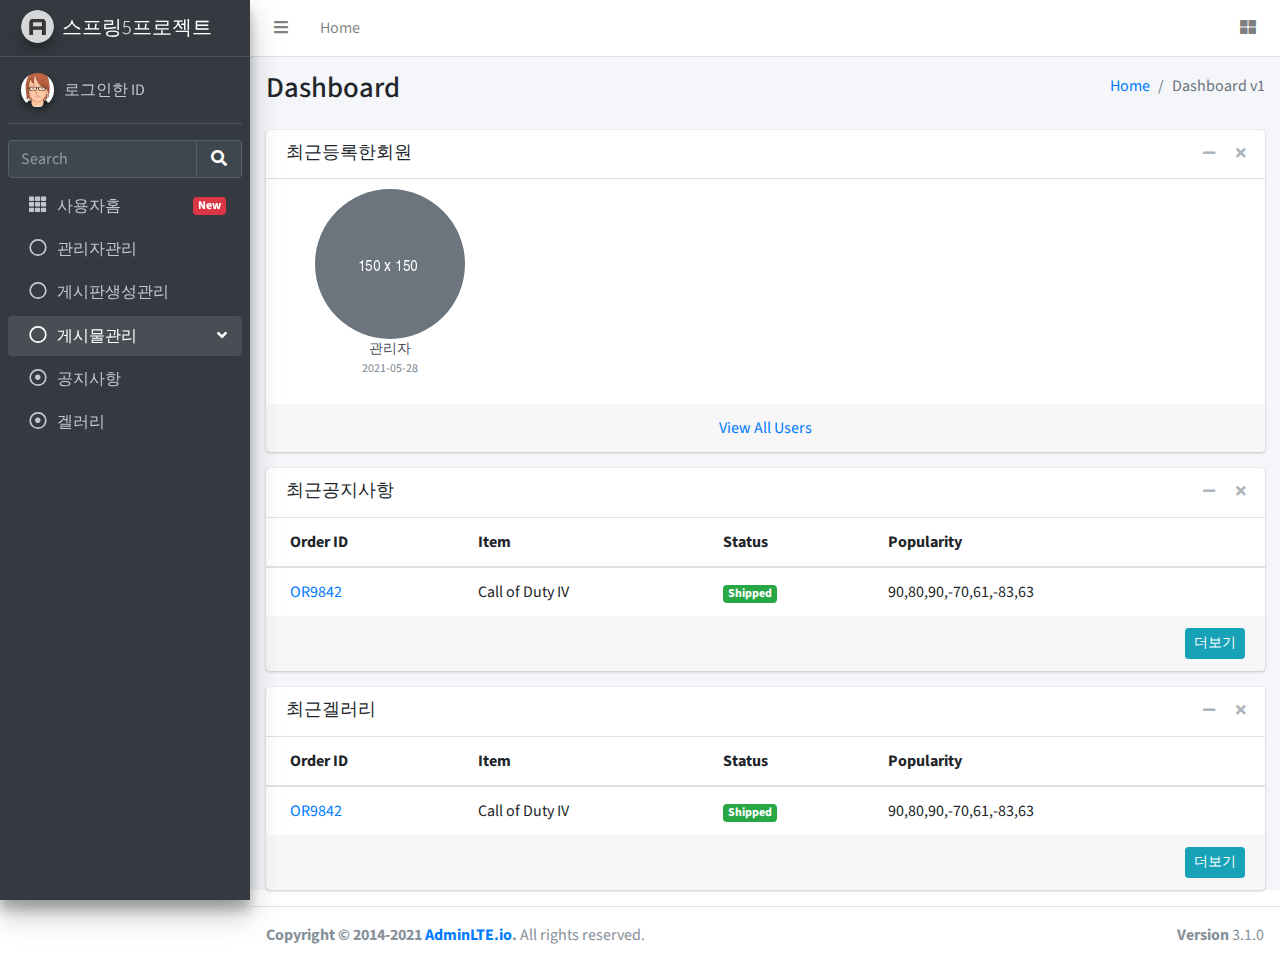
<file: src/main/webapp/resources/admin/home.html>
<!DOCTYPE html>
<html lang="ko">
<head>
  <meta charset="utf-8">
  <meta name="viewport" content="width=device-width, initial-scale=1">
  <title>AdminLTE 3 | 대시보드</title>
  <!-- Google Font: Source Sans Pro 구글웹폰트 -->
  <link rel="stylesheet" href="https://fonts.googleapis.com/css?family=Source+Sans+Pro:300,400,400i,700&display=fallback">
  <!-- Font Awesome 폰트어썸 -->
  <link rel="stylesheet" href="plugins/fontawesome-free/css/all.min.css">
  <!-- Tempusdominus Bootstrap 4 부트스트랩4 -->
  <link rel="stylesheet" href="plugins/tempusdominus-bootstrap-4/css/tempusdominus-bootstrap-4.min.css">
  <!-- Theme style AdminLTE 테마스타일 -->
  <link rel="stylesheet" href="dist/css/adminlte.min.css">
  <!-- overlayScrollbars 왼쪽스크롤메뉴 -->
  <link rel="stylesheet" href="plugins/overlayScrollbars/css/OverlayScrollbars.min.css">
  <!-- summernote 웹에디터 -->
  <link rel="stylesheet" href="plugins/summernote/summernote-bs4.min.css">
</head>
<body class="hold-transition sidebar-mini layout-fixed">
<div class="wrapper">

  <!-- Preloader A로고 로딩중...표시 -->
  <div class="preloader flex-column justify-content-center align-items-center">
    <img class="animation__shake" src="dist/img/AdminLTELogo.png" alt="AdminLTELogo" height="60" width="60">
  </div>

  <!-- Navbar 햄버거메뉴 라인 부분 -->
  <nav class="main-header navbar navbar-expand navbar-white navbar-light">
    <!-- Left navbar links 왼쪽 햄버거 메뉴와 Home링크메뉴 -->
    <ul class="navbar-nav">
      <li class="nav-item"> 
        <a class="nav-link" data-widget="pushmenu" href="#" role="button"><i class="fas fa-bars"></i></a>
      </li>
      <li class="nav-item d-none d-sm-inline-block">
        <a href="home.html" class="nav-link">Home</a>
      </li>
    </ul>
    <!-- Right navbar links 오른쪽 아이콘 메뉴 -->
    <ul class="navbar-nav ml-auto">
     
      <li class="nav-item">
        <a class="nav-link" data-widget="control-sidebar" data-slide="true" href="#" role="button">
          <i class="fas fa-th-large"></i>
        </a>
      </li>
    </ul>
  </nav>
  <!-- /.navbar -->

  <!-- Main Sidebar Container 왼쪽 사이드메뉴내용 -->
  <aside class="main-sidebar sidebar-dark-primary elevation-4">
    <!-- Brand Logo -->
    <a href="home.html" class="brand-link">
      <img src="dist/img/AdminLTELogo.png" alt="AdminLTE Logo" class="brand-image img-circle elevation-3" style="opacity: .8">
      <span class="brand-text font-weight-light">스프링5프로젝트</span>
    </a>

    <!-- Sidebar -->
    <div class="sidebar">
      <!-- Sidebar user panel (optional) 로그인한 정보 -->
      <div class="user-panel mt-3 pb-3 mb-3 d-flex">
        <div class="image">
          <img src="dist/img/avatar3.png" class="img-circle elevation-2" alt="User Image">
        </div>
        <div class="info">
          <a href="#" class="d-block">로그인한 ID</a>
        </div>
      </div>

      <!-- SidebarSearch Form 검색폼 -->
      <div class="form-inline">
        <div class="input-group" data-widget="sidebar-search">
          <input class="form-control form-control-sidebar" type="search" placeholder="Search" aria-label="Search">
          <div class="input-group-append">
            <button class="btn btn-sidebar">
              <i class="fas fa-search fa-fw"></i>
            </button>
          </div>
        </div>
      </div>

      <!-- Sidebar Menu 메뉴시작 -->
      <nav class="mt-2">
        <ul class="nav nav-pills nav-sidebar flex-column" data-widget="treeview" role="menu" data-accordion="false">
          <!-- Add icons to the links using the .nav-icon class
               with font-awesome or any other icon font library -->
          
          <li class="nav-item">
            <a href="/" class="nav-link">
              <i class="nav-icon fas fa-th"></i>
              <p>
                사용자홈
                <span class="right badge badge-danger">New</span>
              </p>
            </a>
          </li>
          <li class="nav-item">
            <a href="#" class="nav-link">
              <i class="far fa-circle nav-icon"></i>
              <p>관리자관리</p>
            </a>
          </li>
          <li class="nav-item">
            <a href="#" class="nav-link">
              <i class="far fa-circle nav-icon"></i>
              <p>게시판생성관리</p>
            </a>
          </li>
          <li class="nav-item menu-open">
            <a href="#" class="nav-link">
              <i class="far fa-circle nav-icon"></i>
              <p>게시물관리
                <i class="right fas fa-angle-left"></i>
              </p>
            </a>
            <ul class="nav nav-treeview">
              <!-- 위 게시판 생성관리에서 만든 게시판 개수에 따라서 자동 증가(아래) -->
              <li class="nav-item">
                <a href="board_list.html" class="nav-link">
                  <i class="far fa-dot-circle nav-icon"></i>
                  <p>공지사항</p>
                </a>
              </li>
              <li class="nav-item">
                <a href="board_list.html" class="nav-link">
                  <i class="far fa-dot-circle nav-icon"></i>
                  <p>겔러리</p>
                </a>
              </li>
            </ul>
          </li>
          
        </ul>
      </nav>
      <!-- /.sidebar-menu -->
    </div>
    <!-- /.sidebar -->
  </aside>

  <!-- Content Wrapper. Contains page content -->
  <div class="content-wrapper">
    <!-- Content Header (Page header) -->
    <div class="content-header">
      <div class="container-fluid">
        <div class="row mb-2">
          <div class="col-sm-6">
            <h1 class="m-0">Dashboard</h1>
          </div><!-- /.col -->
          <div class="col-sm-6">
            <ol class="breadcrumb float-sm-right">
              <li class="breadcrumb-item"><a href="#">Home</a></li>
              <li class="breadcrumb-item active">Dashboard v1</li>
            </ol>
          </div><!-- /.col -->
        </div><!-- /.row -->
      </div><!-- /.container-fluid -->
    </div>
    <!-- /.content-header -->

    <!-- Main content -->
    <section class="content">
      <div class="container-fluid">
        <!-- 최근 등록한 회원목록 -->
        <div class="card">
          <div class="card-header">
            <h3 class="card-title">최근등록한회원</h3>

            <div class="card-tools">
              <!-- <span class="badge badge-danger">8 New Members</span> -->
              <button type="button" class="btn btn-tool" data-card-widget="collapse">
                <i class="fas fa-minus"></i>
              </button>
              <button type="button" class="btn btn-tool" data-card-widget="remove">
                <i class="fas fa-times"></i>
              </button>
            </div>
          </div>
          <!-- /.card-header -->
          <div class="card-body p-0">
            <ul class="users-list clearfix">
              <li style="cursor: pointer;" onclick="alert('해당회원정보로 이동합니다.-준비중');">
                <img src="dist/img/default-150x150.png" alt="User Image">
                <a class="users-list-name" href="#">관리자</a>
                <span class="users-list-date">2021-05-28</span>
              </li>
              
            </ul>
            <!-- /.users-list -->
          </div>
          <!-- /.card-body -->
          <div class="card-footer text-center">
            <a href="javascript:alert('회원목록으로이동-준비중');">View All Users</a>
          </div>
          <!-- /.card-footer -->
        </div>
        <!-- //최근 등록한 회원목록 -->
        <!-- 최근게시물리스트(공지사항+겔러리+QnA게시판) -->
        <div class="card">
          <div class="card-header border-transparent">
            <h3 class="card-title">최근공지사항</h3>

            <div class="card-tools">
              <button type="button" class="btn btn-tool" data-card-widget="collapse">
                <i class="fas fa-minus"></i>
              </button>
              <button type="button" class="btn btn-tool" data-card-widget="remove">
                <i class="fas fa-times"></i>
              </button>
            </div>
          </div>
          <!-- /.card-header -->
          <div class="card-body p-0">
            <div class="table-responsive">
              <table class="table m-0">
                <thead>
                <tr>
                  <th>Order ID</th>
                  <th>Item</th>
                  <th>Status</th>
                  <th>Popularity</th>
                </tr>
                </thead>
                <tbody>
                <tr>
                  <td><a href="pages/examples/invoice.html">OR9842</a></td>
                  <td>Call of Duty IV</td>
                  <td><span class="badge badge-success">Shipped</span></td>
                  <td>
                    <div class="sparkbar" data-color="#00a65a" data-height="20">90,80,90,-70,61,-83,63</div>
                  </td>
                </tr>
                
                </tbody>
              </table>
            </div>
            <!-- /.table-responsive -->
          </div>
          <!-- /.card-body -->
          <div class="card-footer clearfix">
            <a href="javascript:void(0)" class="btn btn-sm btn-info float-right">더보기</a>
          </div>
          <!-- /.card-footer -->
        </div>
        <div class="card">
          <div class="card-header border-transparent">
            <h3 class="card-title">최근겔러리</h3>

            <div class="card-tools">
              <button type="button" class="btn btn-tool" data-card-widget="collapse">
                <i class="fas fa-minus"></i>
              </button>
              <button type="button" class="btn btn-tool" data-card-widget="remove">
                <i class="fas fa-times"></i>
              </button>
            </div>
          </div>
          <!-- /.card-header -->
          <div class="card-body p-0">
            <div class="table-responsive">
              <table class="table m-0">
                <thead>
                <tr>
                  <th>Order ID</th>
                  <th>Item</th>
                  <th>Status</th>
                  <th>Popularity</th>
                </tr>
                </thead>
                <tbody>
                <tr>
                  <td><a href="pages/examples/invoice.html">OR9842</a></td>
                  <td>Call of Duty IV</td>
                  <td><span class="badge badge-success">Shipped</span></td>
                  <td>
                    <div class="sparkbar" data-color="#00a65a" data-height="20">90,80,90,-70,61,-83,63</div>
                  </td>
                </tr>
                
                </tbody>
              </table>
            </div>
            <!-- /.table-responsive -->
          </div>
          <!-- /.card-body -->
          <div class="card-footer clearfix">
            <a href="javascript:void(0)" class="btn btn-sm btn-info float-right">더보기</a>
          </div>
          <!-- /.card-footer -->
        </div>
        <!-- //최근게시물리스트 -->
      </div><!-- /.container-fluid -->
    </section>
    <!-- /.content -->
  </div>
  <!-- /.content-wrapper -->
  <footer class="main-footer">
    <strong>Copyright &copy; 2014-2021 <a href="https://adminlte.io">AdminLTE.io</a>.</strong>
    All rights reserved.
    <div class="float-right d-none d-sm-inline-block">
      <b>Version</b> 3.1.0
    </div>
  </footer>

  <!-- Control Sidebar 오른쪽 바둑판베뉴클릭시 나오는 내용 -->
  <aside class="control-sidebar control-sidebar-dark">
    <!-- demo.js에서 출력할 내용이 존재, demo.js사용않함. -->
    <div class="text-center mt-4">
    <h5>로그아웃</h5><hr class="mb-2"/>
    <button type="button" class="btn btn-primary" id="btn_logout">로그아웃</button>
    </div>
  </aside>
  <!-- /.control-sidebar -->
</div>
<!-- ./wrapper -->
<!-- jQuery 제이쿼리 코어 -->
<script src="plugins/jquery/jquery.min.js"></script>
<!-- jQuery UI 1.11.4 제이쿼리 UI코어 -->
<script src="plugins/jquery-ui/jquery-ui.min.js"></script>
<!-- Resolve conflict in jQuery UI tooltip with Bootstrap tooltip -->
<script>
  $.widget.bridge('uibutton', $.ui.button)
</script>
<!-- Bootstrap 4 부트스트랩4 코어 -->
<script src="plugins/bootstrap/js/bootstrap.bundle.min.js"></script>
<!-- Summernote 섬머노트웹에디터 코어 -->
<script src="plugins/summernote/summernote-bs4.min.js"></script>
<!-- overlayScrollbars 왼쪽스크롤메뉴 코어 -->
<script src="plugins/overlayScrollbars/js/jquery.overlayScrollbars.min.js"></script>
<!-- AdminLTE App AdminLTE코어 -->
<script src="dist/js/adminlte.js"></script>
<!-- AdminLTE for demo purposes 오른쪽메뉴-로그아웃사용 코어: 사용안함. -->
<!-- <script src="dist/js/demo.js"></script> -->
</body>
</html>
</file>
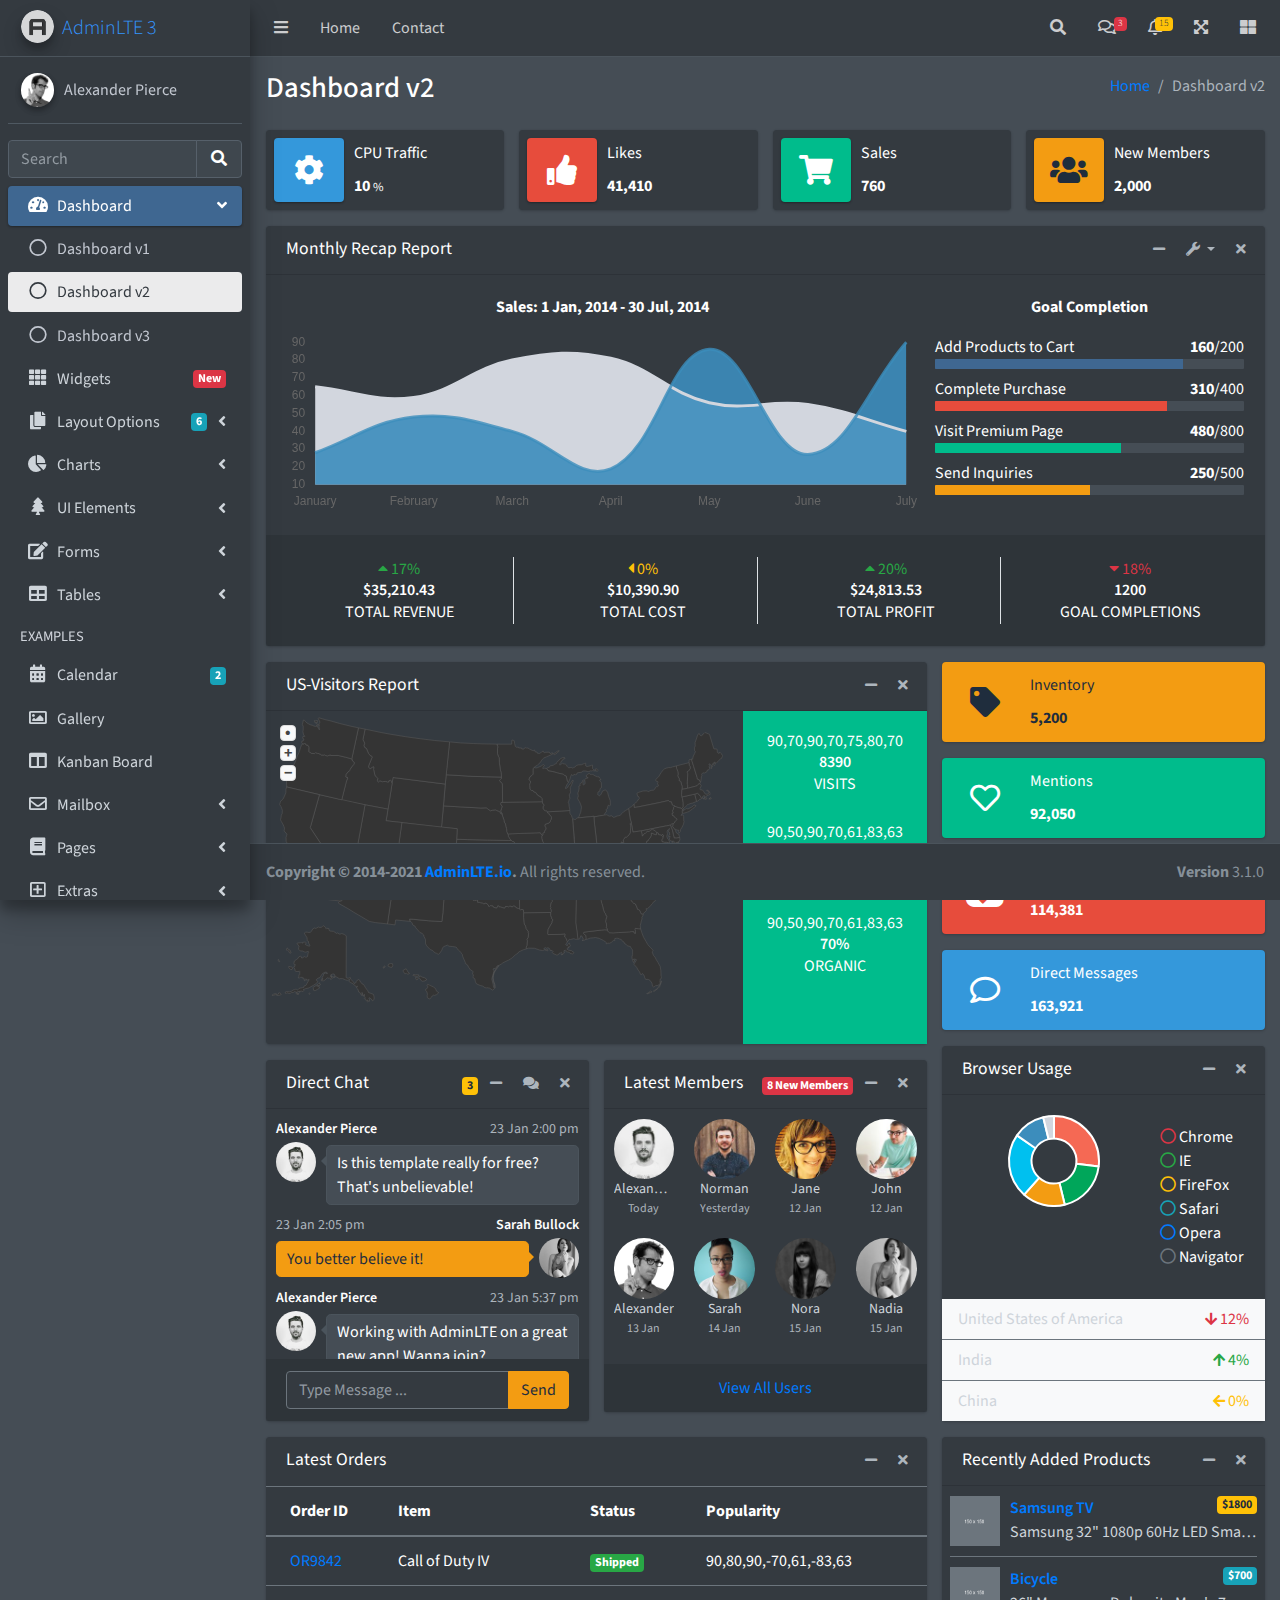
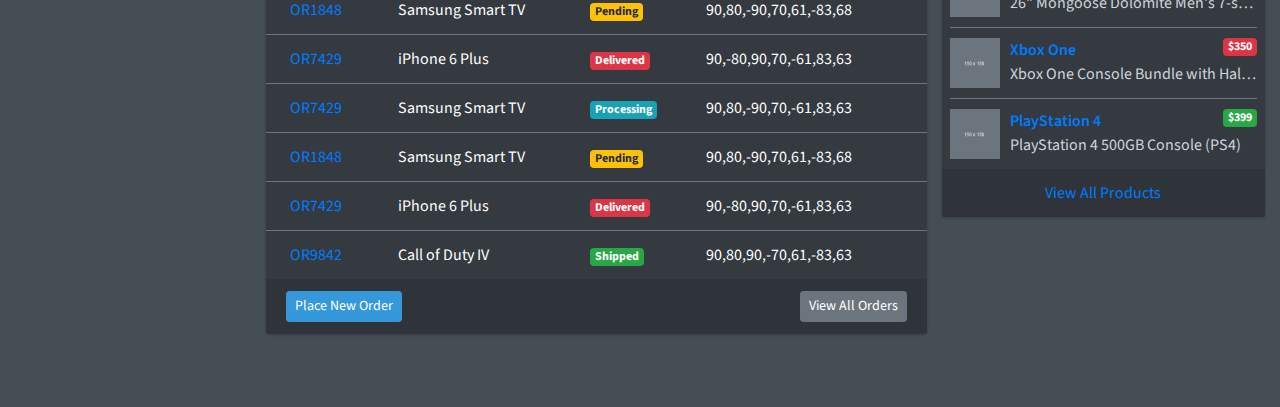
<file: src/main/webapp/resources/admin/index2.html>
<!DOCTYPE html>
<html lang="en">
<head>
  <meta charset="utf-8">
  <meta name="viewport" content="width=device-width, initial-scale=1">
  <title>AdminLTE 3 | Dashboard 2</title>

  <!-- Google Font: Source Sans Pro -->
  <link rel="stylesheet" href="https://fonts.googleapis.com/css?family=Source+Sans+Pro:300,400,400i,700&display=fallback">
  <!-- Font Awesome Icons -->
  <link rel="stylesheet" href="plugins/fontawesome-free/css/all.min.css">
  <!-- overlayScrollbars -->
  <link rel="stylesheet" href="plugins/overlayScrollbars/css/OverlayScrollbars.min.css">
  <!-- Theme style -->
  <link rel="stylesheet" href="dist/css/adminlte.min.css">
</head>
<body class="hold-transition dark-mode sidebar-mini layout-fixed layout-navbar-fixed layout-footer-fixed">
<div class="wrapper">

  <!-- Preloader -->
  <div class="preloader flex-column justify-content-center align-items-center">
    <img class="animation__wobble" src="dist/img/AdminLTELogo.png" alt="AdminLTELogo" height="60" width="60">
  </div>

  <!-- Navbar -->
  <nav class="main-header navbar navbar-expand navbar-dark">
    <!-- Left navbar links -->
    <ul class="navbar-nav">
      <li class="nav-item">
        <a class="nav-link" data-widget="pushmenu" href="#" role="button"><i class="fas fa-bars"></i></a>
      </li>
      <li class="nav-item d-none d-sm-inline-block">
        <a href="index3.html" class="nav-link">Home</a>
      </li>
      <li class="nav-item d-none d-sm-inline-block">
        <a href="#" class="nav-link">Contact</a>
      </li>
    </ul>

    <!-- Right navbar links -->
    <ul class="navbar-nav ml-auto">
      <!-- Navbar Search -->
      <li class="nav-item">
        <a class="nav-link" data-widget="navbar-search" href="#" role="button">
          <i class="fas fa-search"></i>
        </a>
        <div class="navbar-search-block">
          <form class="form-inline">
            <div class="input-group input-group-sm">
              <input class="form-control form-control-navbar" type="search" placeholder="Search" aria-label="Search">
              <div class="input-group-append">
                <button class="btn btn-navbar" type="submit">
                  <i class="fas fa-search"></i>
                </button>
                <button class="btn btn-navbar" type="button" data-widget="navbar-search">
                  <i class="fas fa-times"></i>
                </button>
              </div>
            </div>
          </form>
        </div>
      </li>

      <!-- Messages Dropdown Menu -->
      <li class="nav-item dropdown">
        <a class="nav-link" data-toggle="dropdown" href="#">
          <i class="far fa-comments"></i>
          <span class="badge badge-danger navbar-badge">3</span>
        </a>
        <div class="dropdown-menu dropdown-menu-lg dropdown-menu-right">
          <a href="#" class="dropdown-item">
            <!-- Message Start -->
            <div class="media">
              <img src="dist/img/user1-128x128.jpg" alt="User Avatar" class="img-size-50 mr-3 img-circle">
              <div class="media-body">
                <h3 class="dropdown-item-title">
                  Brad Diesel
                  <span class="float-right text-sm text-danger"><i class="fas fa-star"></i></span>
                </h3>
                <p class="text-sm">Call me whenever you can...</p>
                <p class="text-sm text-muted"><i class="far fa-clock mr-1"></i> 4 Hours Ago</p>
              </div>
            </div>
            <!-- Message End -->
          </a>
          <div class="dropdown-divider"></div>
          <a href="#" class="dropdown-item">
            <!-- Message Start -->
            <div class="media">
              <img src="dist/img/user8-128x128.jpg" alt="User Avatar" class="img-size-50 img-circle mr-3">
              <div class="media-body">
                <h3 class="dropdown-item-title">
                  John Pierce
                  <span class="float-right text-sm text-muted"><i class="fas fa-star"></i></span>
                </h3>
                <p class="text-sm">I got your message bro</p>
                <p class="text-sm text-muted"><i class="far fa-clock mr-1"></i> 4 Hours Ago</p>
              </div>
            </div>
            <!-- Message End -->
          </a>
          <div class="dropdown-divider"></div>
          <a href="#" class="dropdown-item">
            <!-- Message Start -->
            <div class="media">
              <img src="dist/img/user3-128x128.jpg" alt="User Avatar" class="img-size-50 img-circle mr-3">
              <div class="media-body">
                <h3 class="dropdown-item-title">
                  Nora Silvester
                  <span class="float-right text-sm text-warning"><i class="fas fa-star"></i></span>
                </h3>
                <p class="text-sm">The subject goes here</p>
                <p class="text-sm text-muted"><i class="far fa-clock mr-1"></i> 4 Hours Ago</p>
              </div>
            </div>
            <!-- Message End -->
          </a>
          <div class="dropdown-divider"></div>
          <a href="#" class="dropdown-item dropdown-footer">See All Messages</a>
        </div>
      </li>
      <!-- Notifications Dropdown Menu -->
      <li class="nav-item dropdown">
        <a class="nav-link" data-toggle="dropdown" href="#">
          <i class="far fa-bell"></i>
          <span class="badge badge-warning navbar-badge">15</span>
        </a>
        <div class="dropdown-menu dropdown-menu-lg dropdown-menu-right">
          <span class="dropdown-item dropdown-header">15 Notifications</span>
          <div class="dropdown-divider"></div>
          <a href="#" class="dropdown-item">
            <i class="fas fa-envelope mr-2"></i> 4 new messages
            <span class="float-right text-muted text-sm">3 mins</span>
          </a>
          <div class="dropdown-divider"></div>
          <a href="#" class="dropdown-item">
            <i class="fas fa-users mr-2"></i> 8 friend requests
            <span class="float-right text-muted text-sm">12 hours</span>
          </a>
          <div class="dropdown-divider"></div>
          <a href="#" class="dropdown-item">
            <i class="fas fa-file mr-2"></i> 3 new reports
            <span class="float-right text-muted text-sm">2 days</span>
          </a>
          <div class="dropdown-divider"></div>
          <a href="#" class="dropdown-item dropdown-footer">See All Notifications</a>
        </div>
      </li>
      <li class="nav-item">
        <a class="nav-link" data-widget="fullscreen" href="#" role="button">
          <i class="fas fa-expand-arrows-alt"></i>
        </a>
      </li>
      <li class="nav-item">
        <a class="nav-link" data-widget="control-sidebar" data-slide="true" href="#" role="button">
          <i class="fas fa-th-large"></i>
        </a>
      </li>
    </ul>
  </nav>
  <!-- /.navbar -->

  <!-- Main Sidebar Container -->
  <aside class="main-sidebar sidebar-dark-primary elevation-4">
    <!-- Brand Logo -->
    <a href="index3.html" class="brand-link">
      <img src="dist/img/AdminLTELogo.png" alt="AdminLTE Logo" class="brand-image img-circle elevation-3" style="opacity: .8">
      <span class="brand-text font-weight-light">AdminLTE 3</span>
    </a>

    <!-- Sidebar -->
    <div class="sidebar">
      <!-- Sidebar user panel (optional) -->
      <div class="user-panel mt-3 pb-3 mb-3 d-flex">
        <div class="image">
          <img src="dist/img/user2-160x160.jpg" class="img-circle elevation-2" alt="User Image">
        </div>
        <div class="info">
          <a href="#" class="d-block">Alexander Pierce</a>
        </div>
      </div>

      <!-- SidebarSearch Form -->
      <div class="form-inline">
        <div class="input-group" data-widget="sidebar-search">
          <input class="form-control form-control-sidebar" type="search" placeholder="Search" aria-label="Search">
          <div class="input-group-append">
            <button class="btn btn-sidebar">
              <i class="fas fa-search fa-fw"></i>
            </button>
          </div>
        </div>
      </div>

      <!-- Sidebar Menu -->
      <nav class="mt-2">
        <ul class="nav nav-pills nav-sidebar flex-column" data-widget="treeview" role="menu" data-accordion="false">
          <!-- Add icons to the links using the .nav-icon class
               with font-awesome or any other icon font library -->
          <li class="nav-item menu-open">
            <a href="#" class="nav-link active">
              <i class="nav-icon fas fa-tachometer-alt"></i>
              <p>
                Dashboard
                <i class="right fas fa-angle-left"></i>
              </p>
            </a>
            <ul class="nav nav-treeview">
              <li class="nav-item">
                <a href="./index.html" class="nav-link">
                  <i class="far fa-circle nav-icon"></i>
                  <p>Dashboard v1</p>
                </a>
              </li>
              <li class="nav-item">
                <a href="./index2.html" class="nav-link active">
                  <i class="far fa-circle nav-icon"></i>
                  <p>Dashboard v2</p>
                </a>
              </li>
              <li class="nav-item">
                <a href="./index3.html" class="nav-link">
                  <i class="far fa-circle nav-icon"></i>
                  <p>Dashboard v3</p>
                </a>
              </li>
            </ul>
          </li>
          <li class="nav-item">
            <a href="pages/widgets.html" class="nav-link">
              <i class="nav-icon fas fa-th"></i>
              <p>
                Widgets
                <span class="right badge badge-danger">New</span>
              </p>
            </a>
          </li>
          <li class="nav-item">
            <a href="#" class="nav-link">
              <i class="nav-icon fas fa-copy"></i>
              <p>
                Layout Options
                <i class="fas fa-angle-left right"></i>
                <span class="badge badge-info right">6</span>
              </p>
            </a>
            <ul class="nav nav-treeview">
              <li class="nav-item">
                <a href="pages/layout/top-nav.html" class="nav-link">
                  <i class="far fa-circle nav-icon"></i>
                  <p>Top Navigation</p>
                </a>
              </li>
              <li class="nav-item">
                <a href="pages/layout/top-nav-sidebar.html" class="nav-link">
                  <i class="far fa-circle nav-icon"></i>
                  <p>Top Navigation + Sidebar</p>
                </a>
              </li>
              <li class="nav-item">
                <a href="pages/layout/boxed.html" class="nav-link">
                  <i class="far fa-circle nav-icon"></i>
                  <p>Boxed</p>
                </a>
              </li>
              <li class="nav-item">
                <a href="pages/layout/fixed-sidebar.html" class="nav-link">
                  <i class="far fa-circle nav-icon"></i>
                  <p>Fixed Sidebar</p>
                </a>
              </li>
              <li class="nav-item">
                <a href="pages/layout/fixed-sidebar-custom.html" class="nav-link">
                  <i class="far fa-circle nav-icon"></i>
                  <p>Fixed Sidebar <small>+ Custom Area</small></p>
                </a>
              </li>
              <li class="nav-item">
                <a href="pages/layout/fixed-topnav.html" class="nav-link">
                  <i class="far fa-circle nav-icon"></i>
                  <p>Fixed Navbar</p>
                </a>
              </li>
              <li class="nav-item">
                <a href="pages/layout/fixed-footer.html" class="nav-link">
                  <i class="far fa-circle nav-icon"></i>
                  <p>Fixed Footer</p>
                </a>
              </li>
              <li class="nav-item">
                <a href="pages/layout/collapsed-sidebar.html" class="nav-link">
                  <i class="far fa-circle nav-icon"></i>
                  <p>Collapsed Sidebar</p>
                </a>
              </li>
            </ul>
          </li>
          <li class="nav-item">
            <a href="#" class="nav-link">
              <i class="nav-icon fas fa-chart-pie"></i>
              <p>
                Charts
                <i class="right fas fa-angle-left"></i>
              </p>
            </a>
            <ul class="nav nav-treeview">
              <li class="nav-item">
                <a href="pages/charts/chartjs.html" class="nav-link">
                  <i class="far fa-circle nav-icon"></i>
                  <p>ChartJS</p>
                </a>
              </li>
              <li class="nav-item">
                <a href="pages/charts/flot.html" class="nav-link">
                  <i class="far fa-circle nav-icon"></i>
                  <p>Flot</p>
                </a>
              </li>
              <li class="nav-item">
                <a href="pages/charts/inline.html" class="nav-link">
                  <i class="far fa-circle nav-icon"></i>
                  <p>Inline</p>
                </a>
              </li>
              <li class="nav-item">
                <a href="pages/charts/uplot.html" class="nav-link">
                  <i class="far fa-circle nav-icon"></i>
                  <p>uPlot</p>
                </a>
              </li>
            </ul>
          </li>
          <li class="nav-item">
            <a href="#" class="nav-link">
              <i class="nav-icon fas fa-tree"></i>
              <p>
                UI Elements
                <i class="fas fa-angle-left right"></i>
              </p>
            </a>
            <ul class="nav nav-treeview">
              <li class="nav-item">
                <a href="pages/UI/general.html" class="nav-link">
                  <i class="far fa-circle nav-icon"></i>
                  <p>General</p>
                </a>
              </li>
              <li class="nav-item">
                <a href="pages/UI/icons.html" class="nav-link">
                  <i class="far fa-circle nav-icon"></i>
                  <p>Icons</p>
                </a>
              </li>
              <li class="nav-item">
                <a href="pages/UI/buttons.html" class="nav-link">
                  <i class="far fa-circle nav-icon"></i>
                  <p>Buttons</p>
                </a>
              </li>
              <li class="nav-item">
                <a href="pages/UI/sliders.html" class="nav-link">
                  <i class="far fa-circle nav-icon"></i>
                  <p>Sliders</p>
                </a>
              </li>
              <li class="nav-item">
                <a href="pages/UI/modals.html" class="nav-link">
                  <i class="far fa-circle nav-icon"></i>
                  <p>Modals & Alerts</p>
                </a>
              </li>
              <li class="nav-item">
                <a href="pages/UI/navbar.html" class="nav-link">
                  <i class="far fa-circle nav-icon"></i>
                  <p>Navbar & Tabs</p>
                </a>
              </li>
              <li class="nav-item">
                <a href="pages/UI/timeline.html" class="nav-link">
                  <i class="far fa-circle nav-icon"></i>
                  <p>Timeline</p>
                </a>
              </li>
              <li class="nav-item">
                <a href="pages/UI/ribbons.html" class="nav-link">
                  <i class="far fa-circle nav-icon"></i>
                  <p>Ribbons</p>
                </a>
              </li>
            </ul>
          </li>
          <li class="nav-item">
            <a href="#" class="nav-link">
              <i class="nav-icon fas fa-edit"></i>
              <p>
                Forms
                <i class="fas fa-angle-left right"></i>
              </p>
            </a>
            <ul class="nav nav-treeview">
              <li class="nav-item">
                <a href="pages/forms/general.html" class="nav-link">
                  <i class="far fa-circle nav-icon"></i>
                  <p>General Elements</p>
                </a>
              </li>
              <li class="nav-item">
                <a href="pages/forms/advanced.html" class="nav-link">
                  <i class="far fa-circle nav-icon"></i>
                  <p>Advanced Elements</p>
                </a>
              </li>
              <li class="nav-item">
                <a href="pages/forms/editors.html" class="nav-link">
                  <i class="far fa-circle nav-icon"></i>
                  <p>Editors</p>
                </a>
              </li>
              <li class="nav-item">
                <a href="pages/forms/validation.html" class="nav-link">
                  <i class="far fa-circle nav-icon"></i>
                  <p>Validation</p>
                </a>
              </li>
            </ul>
          </li>
          <li class="nav-item">
            <a href="#" class="nav-link">
              <i class="nav-icon fas fa-table"></i>
              <p>
                Tables
                <i class="fas fa-angle-left right"></i>
              </p>
            </a>
            <ul class="nav nav-treeview">
              <li class="nav-item">
                <a href="pages/tables/simple.html" class="nav-link">
                  <i class="far fa-circle nav-icon"></i>
                  <p>Simple Tables</p>
                </a>
              </li>
              <li class="nav-item">
                <a href="pages/tables/data.html" class="nav-link">
                  <i class="far fa-circle nav-icon"></i>
                  <p>DataTables</p>
                </a>
              </li>
              <li class="nav-item">
                <a href="pages/tables/jsgrid.html" class="nav-link">
                  <i class="far fa-circle nav-icon"></i>
                  <p>jsGrid</p>
                </a>
              </li>
            </ul>
          </li>
          <li class="nav-header">EXAMPLES</li>
          <li class="nav-item">
            <a href="pages/calendar.html" class="nav-link">
              <i class="nav-icon fas fa-calendar-alt"></i>
              <p>
                Calendar
                <span class="badge badge-info right">2</span>
              </p>
            </a>
          </li>
          <li class="nav-item">
            <a href="pages/gallery.html" class="nav-link">
              <i class="nav-icon far fa-image"></i>
              <p>
                Gallery
              </p>
            </a>
          </li>
          <li class="nav-item">
            <a href="pages/kanban.html" class="nav-link">
              <i class="nav-icon fas fa-columns"></i>
              <p>
                Kanban Board
              </p>
            </a>
          </li>
          <li class="nav-item">
            <a href="#" class="nav-link">
              <i class="nav-icon far fa-envelope"></i>
              <p>
                Mailbox
                <i class="fas fa-angle-left right"></i>
              </p>
            </a>
            <ul class="nav nav-treeview">
              <li class="nav-item">
                <a href="pages/mailbox/mailbox.html" class="nav-link">
                  <i class="far fa-circle nav-icon"></i>
                  <p>Inbox</p>
                </a>
              </li>
              <li class="nav-item">
                <a href="pages/mailbox/compose.html" class="nav-link">
                  <i class="far fa-circle nav-icon"></i>
                  <p>Compose</p>
                </a>
              </li>
              <li class="nav-item">
                <a href="pages/mailbox/read-mail.html" class="nav-link">
                  <i class="far fa-circle nav-icon"></i>
                  <p>Read</p>
                </a>
              </li>
            </ul>
          </li>
          <li class="nav-item">
            <a href="#" class="nav-link">
              <i class="nav-icon fas fa-book"></i>
              <p>
                Pages
                <i class="fas fa-angle-left right"></i>
              </p>
            </a>
            <ul class="nav nav-treeview">
              <li class="nav-item">
                <a href="pages/examples/invoice.html" class="nav-link">
                  <i class="far fa-circle nav-icon"></i>
                  <p>Invoice</p>
                </a>
              </li>
              <li class="nav-item">
                <a href="pages/examples/profile.html" class="nav-link">
                  <i class="far fa-circle nav-icon"></i>
                  <p>Profile</p>
                </a>
              </li>
              <li class="nav-item">
                <a href="pages/examples/e-commerce.html" class="nav-link">
                  <i class="far fa-circle nav-icon"></i>
                  <p>E-commerce</p>
                </a>
              </li>
              <li class="nav-item">
                <a href="pages/examples/projects.html" class="nav-link">
                  <i class="far fa-circle nav-icon"></i>
                  <p>Projects</p>
                </a>
              </li>
              <li class="nav-item">
                <a href="pages/examples/project-add.html" class="nav-link">
                  <i class="far fa-circle nav-icon"></i>
                  <p>Project Add</p>
                </a>
              </li>
              <li class="nav-item">
                <a href="pages/examples/project-edit.html" class="nav-link">
                  <i class="far fa-circle nav-icon"></i>
                  <p>Project Edit</p>
                </a>
              </li>
              <li class="nav-item">
                <a href="pages/examples/project-detail.html" class="nav-link">
                  <i class="far fa-circle nav-icon"></i>
                  <p>Project Detail</p>
                </a>
              </li>
              <li class="nav-item">
                <a href="pages/examples/contacts.html" class="nav-link">
                  <i class="far fa-circle nav-icon"></i>
                  <p>Contacts</p>
                </a>
              </li>
              <li class="nav-item">
                <a href="pages/examples/faq.html" class="nav-link">
                  <i class="far fa-circle nav-icon"></i>
                  <p>FAQ</p>
                </a>
              </li>
              <li class="nav-item">
                <a href="pages/examples/contact-us.html" class="nav-link">
                  <i class="far fa-circle nav-icon"></i>
                  <p>Contact us</p>
                </a>
              </li>
            </ul>
          </li>
          <li class="nav-item">
            <a href="#" class="nav-link">
              <i class="nav-icon far fa-plus-square"></i>
              <p>
                Extras
                <i class="fas fa-angle-left right"></i>
              </p>
            </a>
            <ul class="nav nav-treeview">
              <li class="nav-item">
                <a href="#" class="nav-link">
                  <i class="far fa-circle nav-icon"></i>
                  <p>
                    Login & Register v1
                    <i class="fas fa-angle-left right"></i>
                  </p>
                </a>
                <ul class="nav nav-treeview">
                  <li class="nav-item">
                    <a href="pages/examples/login.html" class="nav-link">
                      <i class="far fa-circle nav-icon"></i>
                      <p>Login v1</p>
                    </a>
                  </li>
                  <li class="nav-item">
                    <a href="pages/examples/register.html" class="nav-link">
                      <i class="far fa-circle nav-icon"></i>
                      <p>Register v1</p>
                    </a>
                  </li>
                  <li class="nav-item">
                    <a href="pages/examples/forgot-password.html" class="nav-link">
                      <i class="far fa-circle nav-icon"></i>
                      <p>Forgot Password v1</p>
                    </a>
                  </li>
                  <li class="nav-item">
                    <a href="pages/examples/recover-password.html" class="nav-link">
                      <i class="far fa-circle nav-icon"></i>
                      <p>Recover Password v1</p>
                    </a>
                  </li>
                </ul>
              </li>
              <li class="nav-item">
                <a href="#" class="nav-link">
                  <i class="far fa-circle nav-icon"></i>
                  <p>
                    Login & Register v2
                    <i class="fas fa-angle-left right"></i>
                  </p>
                </a>
                <ul class="nav nav-treeview">
                  <li class="nav-item">
                    <a href="pages/examples/login-v2.html" class="nav-link">
                      <i class="far fa-circle nav-icon"></i>
                      <p>Login v2</p>
                    </a>
                  </li>
                  <li class="nav-item">
                    <a href="pages/examples/register-v2.html" class="nav-link">
                      <i class="far fa-circle nav-icon"></i>
                      <p>Register v2</p>
                    </a>
                  </li>
                  <li class="nav-item">
                    <a href="pages/examples/forgot-password-v2.html" class="nav-link">
                      <i class="far fa-circle nav-icon"></i>
                      <p>Forgot Password v2</p>
                    </a>
                  </li>
                  <li class="nav-item">
                    <a href="pages/examples/recover-password-v2.html" class="nav-link">
                      <i class="far fa-circle nav-icon"></i>
                      <p>Recover Password v2</p>
                    </a>
                  </li>
                </ul>
              </li>
              <li class="nav-item">
                <a href="pages/examples/lockscreen.html" class="nav-link">
                  <i class="far fa-circle nav-icon"></i>
                  <p>Lockscreen</p>
                </a>
              </li>
              <li class="nav-item">
                <a href="pages/examples/legacy-user-menu.html" class="nav-link">
                  <i class="far fa-circle nav-icon"></i>
                  <p>Legacy User Menu</p>
                </a>
              </li>
              <li class="nav-item">
                <a href="pages/examples/language-menu.html" class="nav-link">
                  <i class="far fa-circle nav-icon"></i>
                  <p>Language Menu</p>
                </a>
              </li>
              <li class="nav-item">
                <a href="pages/examples/404.html" class="nav-link">
                  <i class="far fa-circle nav-icon"></i>
                  <p>Error 404</p>
                </a>
              </li>
              <li class="nav-item">
                <a href="pages/examples/500.html" class="nav-link">
                  <i class="far fa-circle nav-icon"></i>
                  <p>Error 500</p>
                </a>
              </li>
              <li class="nav-item">
                <a href="pages/examples/pace.html" class="nav-link">
                  <i class="far fa-circle nav-icon"></i>
                  <p>Pace</p>
                </a>
              </li>
              <li class="nav-item">
                <a href="pages/examples/blank.html" class="nav-link">
                  <i class="far fa-circle nav-icon"></i>
                  <p>Blank Page</p>
                </a>
              </li>
              <li class="nav-item">
                <a href="starter.html" class="nav-link">
                  <i class="far fa-circle nav-icon"></i>
                  <p>Starter Page</p>
                </a>
              </li>
            </ul>
          </li>
          <li class="nav-item">
            <a href="#" class="nav-link">
              <i class="nav-icon fas fa-search"></i>
              <p>
                Search
                <i class="fas fa-angle-left right"></i>
              </p>
            </a>
            <ul class="nav nav-treeview">
              <li class="nav-item">
                <a href="pages/search/simple.html" class="nav-link">
                  <i class="far fa-circle nav-icon"></i>
                  <p>Simple Search</p>
                </a>
              </li>
              <li class="nav-item">
                <a href="pages/search/enhanced.html" class="nav-link">
                  <i class="far fa-circle nav-icon"></i>
                  <p>Enhanced</p>
                </a>
              </li>
            </ul>
          </li>
          <li class="nav-header">MISCELLANEOUS</li>
          <li class="nav-item">
            <a href="iframe.html" class="nav-link">
              <i class="nav-icon fas fa-ellipsis-h"></i>
              <p>Tabbed IFrame Plugin</p>
            </a>
          </li>
          <li class="nav-item">
            <a href="https://adminlte.io/docs/3.1/" class="nav-link">
              <i class="nav-icon fas fa-file"></i>
              <p>Documentation</p>
            </a>
          </li>
          <li class="nav-header">MULTI LEVEL EXAMPLE</li>
          <li class="nav-item">
            <a href="#" class="nav-link">
              <i class="fas fa-circle nav-icon"></i>
              <p>Level 1</p>
            </a>
          </li>
          <li class="nav-item">
            <a href="#" class="nav-link">
              <i class="nav-icon fas fa-circle"></i>
              <p>
                Level 1
                <i class="right fas fa-angle-left"></i>
              </p>
            </a>
            <ul class="nav nav-treeview">
              <li class="nav-item">
                <a href="#" class="nav-link">
                  <i class="far fa-circle nav-icon"></i>
                  <p>Level 2</p>
                </a>
              </li>
              <li class="nav-item">
                <a href="#" class="nav-link">
                  <i class="far fa-circle nav-icon"></i>
                  <p>
                    Level 2
                    <i class="right fas fa-angle-left"></i>
                  </p>
                </a>
                <ul class="nav nav-treeview">
                  <li class="nav-item">
                    <a href="#" class="nav-link">
                      <i class="far fa-dot-circle nav-icon"></i>
                      <p>Level 3</p>
                    </a>
                  </li>
                  <li class="nav-item">
                    <a href="#" class="nav-link">
                      <i class="far fa-dot-circle nav-icon"></i>
                      <p>Level 3</p>
                    </a>
                  </li>
                  <li class="nav-item">
                    <a href="#" class="nav-link">
                      <i class="far fa-dot-circle nav-icon"></i>
                      <p>Level 3</p>
                    </a>
                  </li>
                </ul>
              </li>
              <li class="nav-item">
                <a href="#" class="nav-link">
                  <i class="far fa-circle nav-icon"></i>
                  <p>Level 2</p>
                </a>
              </li>
            </ul>
          </li>
          <li class="nav-item">
            <a href="#" class="nav-link">
              <i class="fas fa-circle nav-icon"></i>
              <p>Level 1</p>
            </a>
          </li>
          <li class="nav-header">LABELS</li>
          <li class="nav-item">
            <a href="#" class="nav-link">
              <i class="nav-icon far fa-circle text-danger"></i>
              <p class="text">Important</p>
            </a>
          </li>
          <li class="nav-item">
            <a href="#" class="nav-link">
              <i class="nav-icon far fa-circle text-warning"></i>
              <p>Warning</p>
            </a>
          </li>
          <li class="nav-item">
            <a href="#" class="nav-link">
              <i class="nav-icon far fa-circle text-info"></i>
              <p>Informational</p>
            </a>
          </li>
        </ul>
      </nav>
      <!-- /.sidebar-menu -->
    </div>
    <!-- /.sidebar -->
  </aside>

  <!-- Content Wrapper. Contains page content -->
  <div class="content-wrapper">
    <!-- Content Header (Page header) -->
    <div class="content-header">
      <div class="container-fluid">
        <div class="row mb-2">
          <div class="col-sm-6">
            <h1 class="m-0">Dashboard v2</h1>
          </div><!-- /.col -->
          <div class="col-sm-6">
            <ol class="breadcrumb float-sm-right">
              <li class="breadcrumb-item"><a href="#">Home</a></li>
              <li class="breadcrumb-item active">Dashboard v2</li>
            </ol>
          </div><!-- /.col -->
        </div><!-- /.row -->
      </div><!-- /.container-fluid -->
    </div>
    <!-- /.content-header -->

    <!-- Main content -->
    <section class="content">
      <div class="container-fluid">
        <!-- Info boxes -->
        <div class="row">
          <div class="col-12 col-sm-6 col-md-3">
            <div class="info-box">
              <span class="info-box-icon bg-info elevation-1"><i class="fas fa-cog"></i></span>

              <div class="info-box-content">
                <span class="info-box-text">CPU Traffic</span>
                <span class="info-box-number">
                  10
                  <small>%</small>
                </span>
              </div>
              <!-- /.info-box-content -->
            </div>
            <!-- /.info-box -->
          </div>
          <!-- /.col -->
          <div class="col-12 col-sm-6 col-md-3">
            <div class="info-box mb-3">
              <span class="info-box-icon bg-danger elevation-1"><i class="fas fa-thumbs-up"></i></span>

              <div class="info-box-content">
                <span class="info-box-text">Likes</span>
                <span class="info-box-number">41,410</span>
              </div>
              <!-- /.info-box-content -->
            </div>
            <!-- /.info-box -->
          </div>
          <!-- /.col -->

          <!-- fix for small devices only -->
          <div class="clearfix hidden-md-up"></div>

          <div class="col-12 col-sm-6 col-md-3">
            <div class="info-box mb-3">
              <span class="info-box-icon bg-success elevation-1"><i class="fas fa-shopping-cart"></i></span>

              <div class="info-box-content">
                <span class="info-box-text">Sales</span>
                <span class="info-box-number">760</span>
              </div>
              <!-- /.info-box-content -->
            </div>
            <!-- /.info-box -->
          </div>
          <!-- /.col -->
          <div class="col-12 col-sm-6 col-md-3">
            <div class="info-box mb-3">
              <span class="info-box-icon bg-warning elevation-1"><i class="fas fa-users"></i></span>

              <div class="info-box-content">
                <span class="info-box-text">New Members</span>
                <span class="info-box-number">2,000</span>
              </div>
              <!-- /.info-box-content -->
            </div>
            <!-- /.info-box -->
          </div>
          <!-- /.col -->
        </div>
        <!-- /.row -->

        <div class="row">
          <div class="col-md-12">
            <div class="card">
              <div class="card-header">
                <h5 class="card-title">Monthly Recap Report</h5>

                <div class="card-tools">
                  <button type="button" class="btn btn-tool" data-card-widget="collapse">
                    <i class="fas fa-minus"></i>
                  </button>
                  <div class="btn-group">
                    <button type="button" class="btn btn-tool dropdown-toggle" data-toggle="dropdown">
                      <i class="fas fa-wrench"></i>
                    </button>
                    <div class="dropdown-menu dropdown-menu-right" role="menu">
                      <a href="#" class="dropdown-item">Action</a>
                      <a href="#" class="dropdown-item">Another action</a>
                      <a href="#" class="dropdown-item">Something else here</a>
                      <a class="dropdown-divider"></a>
                      <a href="#" class="dropdown-item">Separated link</a>
                    </div>
                  </div>
                  <button type="button" class="btn btn-tool" data-card-widget="remove">
                    <i class="fas fa-times"></i>
                  </button>
                </div>
              </div>
              <!-- /.card-header -->
              <div class="card-body">
                <div class="row">
                  <div class="col-md-8">
                    <p class="text-center">
                      <strong>Sales: 1 Jan, 2014 - 30 Jul, 2014</strong>
                    </p>

                    <div class="chart">
                      <!-- Sales Chart Canvas -->
                      <canvas id="salesChart" height="180" style="height: 180px;"></canvas>
                    </div>
                    <!-- /.chart-responsive -->
                  </div>
                  <!-- /.col -->
                  <div class="col-md-4">
                    <p class="text-center">
                      <strong>Goal Completion</strong>
                    </p>

                    <div class="progress-group">
                      Add Products to Cart
                      <span class="float-right"><b>160</b>/200</span>
                      <div class="progress progress-sm">
                        <div class="progress-bar bg-primary" style="width: 80%"></div>
                      </div>
                    </div>
                    <!-- /.progress-group -->

                    <div class="progress-group">
                      Complete Purchase
                      <span class="float-right"><b>310</b>/400</span>
                      <div class="progress progress-sm">
                        <div class="progress-bar bg-danger" style="width: 75%"></div>
                      </div>
                    </div>

                    <!-- /.progress-group -->
                    <div class="progress-group">
                      <span class="progress-text">Visit Premium Page</span>
                      <span class="float-right"><b>480</b>/800</span>
                      <div class="progress progress-sm">
                        <div class="progress-bar bg-success" style="width: 60%"></div>
                      </div>
                    </div>

                    <!-- /.progress-group -->
                    <div class="progress-group">
                      Send Inquiries
                      <span class="float-right"><b>250</b>/500</span>
                      <div class="progress progress-sm">
                        <div class="progress-bar bg-warning" style="width: 50%"></div>
                      </div>
                    </div>
                    <!-- /.progress-group -->
                  </div>
                  <!-- /.col -->
                </div>
                <!-- /.row -->
              </div>
              <!-- ./card-body -->
              <div class="card-footer">
                <div class="row">
                  <div class="col-sm-3 col-6">
                    <div class="description-block border-right">
                      <span class="description-percentage text-success"><i class="fas fa-caret-up"></i> 17%</span>
                      <h5 class="description-header">$35,210.43</h5>
                      <span class="description-text">TOTAL REVENUE</span>
                    </div>
                    <!-- /.description-block -->
                  </div>
                  <!-- /.col -->
                  <div class="col-sm-3 col-6">
                    <div class="description-block border-right">
                      <span class="description-percentage text-warning"><i class="fas fa-caret-left"></i> 0%</span>
                      <h5 class="description-header">$10,390.90</h5>
                      <span class="description-text">TOTAL COST</span>
                    </div>
                    <!-- /.description-block -->
                  </div>
                  <!-- /.col -->
                  <div class="col-sm-3 col-6">
                    <div class="description-block border-right">
                      <span class="description-percentage text-success"><i class="fas fa-caret-up"></i> 20%</span>
                      <h5 class="description-header">$24,813.53</h5>
                      <span class="description-text">TOTAL PROFIT</span>
                    </div>
                    <!-- /.description-block -->
                  </div>
                  <!-- /.col -->
                  <div class="col-sm-3 col-6">
                    <div class="description-block">
                      <span class="description-percentage text-danger"><i class="fas fa-caret-down"></i> 18%</span>
                      <h5 class="description-header">1200</h5>
                      <span class="description-text">GOAL COMPLETIONS</span>
                    </div>
                    <!-- /.description-block -->
                  </div>
                </div>
                <!-- /.row -->
              </div>
              <!-- /.card-footer -->
            </div>
            <!-- /.card -->
          </div>
          <!-- /.col -->
        </div>
        <!-- /.row -->

        <!-- Main row -->
        <div class="row">
          <!-- Left col -->
          <div class="col-md-8">
            <!-- MAP & BOX PANE -->
            <div class="card">
              <div class="card-header">
                <h3 class="card-title">US-Visitors Report</h3>

                <div class="card-tools">
                  <button type="button" class="btn btn-tool" data-card-widget="collapse">
                    <i class="fas fa-minus"></i>
                  </button>
                  <button type="button" class="btn btn-tool" data-card-widget="remove">
                    <i class="fas fa-times"></i>
                  </button>
                </div>
              </div>
              <!-- /.card-header -->
              <div class="card-body p-0">
                <div class="d-md-flex">
                  <div class="p-1 flex-fill" style="overflow: hidden">
                    <!-- Map will be created here -->
                    <div id="world-map-markers" style="height: 325px; overflow: hidden">
                      <div class="map"></div>
                    </div>
                  </div>
                  <div class="card-pane-right bg-success pt-2 pb-2 pl-4 pr-4">
                    <div class="description-block mb-4">
                      <div class="sparkbar pad" data-color="#fff">90,70,90,70,75,80,70</div>
                      <h5 class="description-header">8390</h5>
                      <span class="description-text">Visits</span>
                    </div>
                    <!-- /.description-block -->
                    <div class="description-block mb-4">
                      <div class="sparkbar pad" data-color="#fff">90,50,90,70,61,83,63</div>
                      <h5 class="description-header">30%</h5>
                      <span class="description-text">Referrals</span>
                    </div>
                    <!-- /.description-block -->
                    <div class="description-block">
                      <div class="sparkbar pad" data-color="#fff">90,50,90,70,61,83,63</div>
                      <h5 class="description-header">70%</h5>
                      <span class="description-text">Organic</span>
                    </div>
                    <!-- /.description-block -->
                  </div><!-- /.card-pane-right -->
                </div><!-- /.d-md-flex -->
              </div>
              <!-- /.card-body -->
            </div>
            <!-- /.card -->
            <div class="row">
              <div class="col-md-6">
                <!-- DIRECT CHAT -->
                <div class="card direct-chat direct-chat-warning">
                  <div class="card-header">
                    <h3 class="card-title">Direct Chat</h3>

                    <div class="card-tools">
                      <span title="3 New Messages" class="badge badge-warning">3</span>
                      <button type="button" class="btn btn-tool" data-card-widget="collapse">
                        <i class="fas fa-minus"></i>
                      </button>
                      <button type="button" class="btn btn-tool" title="Contacts" data-widget="chat-pane-toggle">
                        <i class="fas fa-comments"></i>
                      </button>
                      <button type="button" class="btn btn-tool" data-card-widget="remove">
                        <i class="fas fa-times"></i>
                      </button>
                    </div>
                  </div>
                  <!-- /.card-header -->
                  <div class="card-body">
                    <!-- Conversations are loaded here -->
                    <div class="direct-chat-messages">
                      <!-- Message. Default to the left -->
                      <div class="direct-chat-msg">
                        <div class="direct-chat-infos clearfix">
                          <span class="direct-chat-name float-left">Alexander Pierce</span>
                          <span class="direct-chat-timestamp float-right">23 Jan 2:00 pm</span>
                        </div>
                        <!-- /.direct-chat-infos -->
                        <img class="direct-chat-img" src="dist/img/user1-128x128.jpg" alt="message user image">
                        <!-- /.direct-chat-img -->
                        <div class="direct-chat-text">
                          Is this template really for free? That's unbelievable!
                        </div>
                        <!-- /.direct-chat-text -->
                      </div>
                      <!-- /.direct-chat-msg -->

                      <!-- Message to the right -->
                      <div class="direct-chat-msg right">
                        <div class="direct-chat-infos clearfix">
                          <span class="direct-chat-name float-right">Sarah Bullock</span>
                          <span class="direct-chat-timestamp float-left">23 Jan 2:05 pm</span>
                        </div>
                        <!-- /.direct-chat-infos -->
                        <img class="direct-chat-img" src="dist/img/user3-128x128.jpg" alt="message user image">
                        <!-- /.direct-chat-img -->
                        <div class="direct-chat-text">
                          You better believe it!
                        </div>
                        <!-- /.direct-chat-text -->
                      </div>
                      <!-- /.direct-chat-msg -->

                      <!-- Message. Default to the left -->
                      <div class="direct-chat-msg">
                        <div class="direct-chat-infos clearfix">
                          <span class="direct-chat-name float-left">Alexander Pierce</span>
                          <span class="direct-chat-timestamp float-right">23 Jan 5:37 pm</span>
                        </div>
                        <!-- /.direct-chat-infos -->
                        <img class="direct-chat-img" src="dist/img/user1-128x128.jpg" alt="message user image">
                        <!-- /.direct-chat-img -->
                        <div class="direct-chat-text">
                          Working with AdminLTE on a great new app! Wanna join?
                        </div>
                        <!-- /.direct-chat-text -->
                      </div>
                      <!-- /.direct-chat-msg -->

                      <!-- Message to the right -->
                      <div class="direct-chat-msg right">
                        <div class="direct-chat-infos clearfix">
                          <span class="direct-chat-name float-right">Sarah Bullock</span>
                          <span class="direct-chat-timestamp float-left">23 Jan 6:10 pm</span>
                        </div>
                        <!-- /.direct-chat-infos -->
                        <img class="direct-chat-img" src="dist/img/user3-128x128.jpg" alt="message user image">
                        <!-- /.direct-chat-img -->
                        <div class="direct-chat-text">
                          I would love to.
                        </div>
                        <!-- /.direct-chat-text -->
                      </div>
                      <!-- /.direct-chat-msg -->

                    </div>
                    <!--/.direct-chat-messages-->

                    <!-- Contacts are loaded here -->
                    <div class="direct-chat-contacts">
                      <ul class="contacts-list">
                        <li>
                          <a href="#">
                            <img class="contacts-list-img" src="dist/img/user1-128x128.jpg" alt="User Avatar">

                            <div class="contacts-list-info">
                              <span class="contacts-list-name">
                                Count Dracula
                                <small class="contacts-list-date float-right">2/28/2015</small>
                              </span>
                              <span class="contacts-list-msg">How have you been? I was...</span>
                            </div>
                            <!-- /.contacts-list-info -->
                          </a>
                        </li>
                        <!-- End Contact Item -->
                        <li>
                          <a href="#">
                            <img class="contacts-list-img" src="dist/img/user7-128x128.jpg" alt="User Avatar">

                            <div class="contacts-list-info">
                              <span class="contacts-list-name">
                                Sarah Doe
                                <small class="contacts-list-date float-right">2/23/2015</small>
                              </span>
                              <span class="contacts-list-msg">I will be waiting for...</span>
                            </div>
                            <!-- /.contacts-list-info -->
                          </a>
                        </li>
                        <!-- End Contact Item -->
                        <li>
                          <a href="#">
                            <img class="contacts-list-img" src="dist/img/user3-128x128.jpg" alt="User Avatar">

                            <div class="contacts-list-info">
                              <span class="contacts-list-name">
                                Nadia Jolie
                                <small class="contacts-list-date float-right">2/20/2015</small>
                              </span>
                              <span class="contacts-list-msg">I'll call you back at...</span>
                            </div>
                            <!-- /.contacts-list-info -->
                          </a>
                        </li>
                        <!-- End Contact Item -->
                        <li>
                          <a href="#">
                            <img class="contacts-list-img" src="dist/img/user5-128x128.jpg" alt="User Avatar">

                            <div class="contacts-list-info">
                              <span class="contacts-list-name">
                                Nora S. Vans
                                <small class="contacts-list-date float-right">2/10/2015</small>
                              </span>
                              <span class="contacts-list-msg">Where is your new...</span>
                            </div>
                            <!-- /.contacts-list-info -->
                          </a>
                        </li>
                        <!-- End Contact Item -->
                        <li>
                          <a href="#">
                            <img class="contacts-list-img" src="dist/img/user6-128x128.jpg" alt="User Avatar">

                            <div class="contacts-list-info">
                              <span class="contacts-list-name">
                                John K.
                                <small class="contacts-list-date float-right">1/27/2015</small>
                              </span>
                              <span class="contacts-list-msg">Can I take a look at...</span>
                            </div>
                            <!-- /.contacts-list-info -->
                          </a>
                        </li>
                        <!-- End Contact Item -->
                        <li>
                          <a href="#">
                            <img class="contacts-list-img" src="dist/img/user8-128x128.jpg" alt="User Avatar">

                            <div class="contacts-list-info">
                              <span class="contacts-list-name">
                                Kenneth M.
                                <small class="contacts-list-date float-right">1/4/2015</small>
                              </span>
                              <span class="contacts-list-msg">Never mind I found...</span>
                            </div>
                            <!-- /.contacts-list-info -->
                          </a>
                        </li>
                        <!-- End Contact Item -->
                      </ul>
                      <!-- /.contacts-list -->
                    </div>
                    <!-- /.direct-chat-pane -->
                  </div>
                  <!-- /.card-body -->
                  <div class="card-footer">
                    <form action="#" method="post">
                      <div class="input-group">
                        <input type="text" name="message" placeholder="Type Message ..." class="form-control">
                        <span class="input-group-append">
                          <button type="button" class="btn btn-warning">Send</button>
                        </span>
                      </div>
                    </form>
                  </div>
                  <!-- /.card-footer-->
                </div>
                <!--/.direct-chat -->
              </div>
              <!-- /.col -->

              <div class="col-md-6">
                <!-- USERS LIST -->
                <div class="card">
                  <div class="card-header">
                    <h3 class="card-title">Latest Members</h3>

                    <div class="card-tools">
                      <span class="badge badge-danger">8 New Members</span>
                      <button type="button" class="btn btn-tool" data-card-widget="collapse">
                        <i class="fas fa-minus"></i>
                      </button>
                      <button type="button" class="btn btn-tool" data-card-widget="remove">
                        <i class="fas fa-times"></i>
                      </button>
                    </div>
                  </div>
                  <!-- /.card-header -->
                  <div class="card-body p-0">
                    <ul class="users-list clearfix">
                      <li>
                        <img src="dist/img/user1-128x128.jpg" alt="User Image">
                        <a class="users-list-name" href="#">Alexander Pierce</a>
                        <span class="users-list-date">Today</span>
                      </li>
                      <li>
                        <img src="dist/img/user8-128x128.jpg" alt="User Image">
                        <a class="users-list-name" href="#">Norman</a>
                        <span class="users-list-date">Yesterday</span>
                      </li>
                      <li>
                        <img src="dist/img/user7-128x128.jpg" alt="User Image">
                        <a class="users-list-name" href="#">Jane</a>
                        <span class="users-list-date">12 Jan</span>
                      </li>
                      <li>
                        <img src="dist/img/user6-128x128.jpg" alt="User Image">
                        <a class="users-list-name" href="#">John</a>
                        <span class="users-list-date">12 Jan</span>
                      </li>
                      <li>
                        <img src="dist/img/user2-160x160.jpg" alt="User Image">
                        <a class="users-list-name" href="#">Alexander</a>
                        <span class="users-list-date">13 Jan</span>
                      </li>
                      <li>
                        <img src="dist/img/user5-128x128.jpg" alt="User Image">
                        <a class="users-list-name" href="#">Sarah</a>
                        <span class="users-list-date">14 Jan</span>
                      </li>
                      <li>
                        <img src="dist/img/user4-128x128.jpg" alt="User Image">
                        <a class="users-list-name" href="#">Nora</a>
                        <span class="users-list-date">15 Jan</span>
                      </li>
                      <li>
                        <img src="dist/img/user3-128x128.jpg" alt="User Image">
                        <a class="users-list-name" href="#">Nadia</a>
                        <span class="users-list-date">15 Jan</span>
                      </li>
                    </ul>
                    <!-- /.users-list -->
                  </div>
                  <!-- /.card-body -->
                  <div class="card-footer text-center">
                    <a href="javascript:">View All Users</a>
                  </div>
                  <!-- /.card-footer -->
                </div>
                <!--/.card -->
              </div>
              <!-- /.col -->
            </div>
            <!-- /.row -->

            <!-- TABLE: LATEST ORDERS -->
            <div class="card">
              <div class="card-header border-transparent">
                <h3 class="card-title">Latest Orders</h3>

                <div class="card-tools">
                  <button type="button" class="btn btn-tool" data-card-widget="collapse">
                    <i class="fas fa-minus"></i>
                  </button>
                  <button type="button" class="btn btn-tool" data-card-widget="remove">
                    <i class="fas fa-times"></i>
                  </button>
                </div>
              </div>
              <!-- /.card-header -->
              <div class="card-body p-0">
                <div class="table-responsive">
                  <table class="table m-0">
                    <thead>
                    <tr>
                      <th>Order ID</th>
                      <th>Item</th>
                      <th>Status</th>
                      <th>Popularity</th>
                    </tr>
                    </thead>
                    <tbody>
                    <tr>
                      <td><a href="pages/examples/invoice.html">OR9842</a></td>
                      <td>Call of Duty IV</td>
                      <td><span class="badge badge-success">Shipped</span></td>
                      <td>
                        <div class="sparkbar" data-color="#00a65a" data-height="20">90,80,90,-70,61,-83,63</div>
                      </td>
                    </tr>
                    <tr>
                      <td><a href="pages/examples/invoice.html">OR1848</a></td>
                      <td>Samsung Smart TV</td>
                      <td><span class="badge badge-warning">Pending</span></td>
                      <td>
                        <div class="sparkbar" data-color="#f39c12" data-height="20">90,80,-90,70,61,-83,68</div>
                      </td>
                    </tr>
                    <tr>
                      <td><a href="pages/examples/invoice.html">OR7429</a></td>
                      <td>iPhone 6 Plus</td>
                      <td><span class="badge badge-danger">Delivered</span></td>
                      <td>
                        <div class="sparkbar" data-color="#f56954" data-height="20">90,-80,90,70,-61,83,63</div>
                      </td>
                    </tr>
                    <tr>
                      <td><a href="pages/examples/invoice.html">OR7429</a></td>
                      <td>Samsung Smart TV</td>
                      <td><span class="badge badge-info">Processing</span></td>
                      <td>
                        <div class="sparkbar" data-color="#00c0ef" data-height="20">90,80,-90,70,-61,83,63</div>
                      </td>
                    </tr>
                    <tr>
                      <td><a href="pages/examples/invoice.html">OR1848</a></td>
                      <td>Samsung Smart TV</td>
                      <td><span class="badge badge-warning">Pending</span></td>
                      <td>
                        <div class="sparkbar" data-color="#f39c12" data-height="20">90,80,-90,70,61,-83,68</div>
                      </td>
                    </tr>
                    <tr>
                      <td><a href="pages/examples/invoice.html">OR7429</a></td>
                      <td>iPhone 6 Plus</td>
                      <td><span class="badge badge-danger">Delivered</span></td>
                      <td>
                        <div class="sparkbar" data-color="#f56954" data-height="20">90,-80,90,70,-61,83,63</div>
                      </td>
                    </tr>
                    <tr>
                      <td><a href="pages/examples/invoice.html">OR9842</a></td>
                      <td>Call of Duty IV</td>
                      <td><span class="badge badge-success">Shipped</span></td>
                      <td>
                        <div class="sparkbar" data-color="#00a65a" data-height="20">90,80,90,-70,61,-83,63</div>
                      </td>
                    </tr>
                    </tbody>
                  </table>
                </div>
                <!-- /.table-responsive -->
              </div>
              <!-- /.card-body -->
              <div class="card-footer clearfix">
                <a href="javascript:void(0)" class="btn btn-sm btn-info float-left">Place New Order</a>
                <a href="javascript:void(0)" class="btn btn-sm btn-secondary float-right">View All Orders</a>
              </div>
              <!-- /.card-footer -->
            </div>
            <!-- /.card -->
          </div>
          <!-- /.col -->

          <div class="col-md-4">
            <!-- Info Boxes Style 2 -->
            <div class="info-box mb-3 bg-warning">
              <span class="info-box-icon"><i class="fas fa-tag"></i></span>

              <div class="info-box-content">
                <span class="info-box-text">Inventory</span>
                <span class="info-box-number">5,200</span>
              </div>
              <!-- /.info-box-content -->
            </div>
            <!-- /.info-box -->
            <div class="info-box mb-3 bg-success">
              <span class="info-box-icon"><i class="far fa-heart"></i></span>

              <div class="info-box-content">
                <span class="info-box-text">Mentions</span>
                <span class="info-box-number">92,050</span>
              </div>
              <!-- /.info-box-content -->
            </div>
            <!-- /.info-box -->
            <div class="info-box mb-3 bg-danger">
              <span class="info-box-icon"><i class="fas fa-cloud-download-alt"></i></span>

              <div class="info-box-content">
                <span class="info-box-text">Downloads</span>
                <span class="info-box-number">114,381</span>
              </div>
              <!-- /.info-box-content -->
            </div>
            <!-- /.info-box -->
            <div class="info-box mb-3 bg-info">
              <span class="info-box-icon"><i class="far fa-comment"></i></span>

              <div class="info-box-content">
                <span class="info-box-text">Direct Messages</span>
                <span class="info-box-number">163,921</span>
              </div>
              <!-- /.info-box-content -->
            </div>
            <!-- /.info-box -->

            <div class="card">
              <div class="card-header">
                <h3 class="card-title">Browser Usage</h3>

                <div class="card-tools">
                  <button type="button" class="btn btn-tool" data-card-widget="collapse">
                    <i class="fas fa-minus"></i>
                  </button>
                  <button type="button" class="btn btn-tool" data-card-widget="remove">
                    <i class="fas fa-times"></i>
                  </button>
                </div>
              </div>
              <!-- /.card-header -->
              <div class="card-body">
                <div class="row">
                  <div class="col-md-8">
                    <div class="chart-responsive">
                      <canvas id="pieChart" height="150"></canvas>
                    </div>
                    <!-- ./chart-responsive -->
                  </div>
                  <!-- /.col -->
                  <div class="col-md-4">
                    <ul class="chart-legend clearfix">
                      <li><i class="far fa-circle text-danger"></i> Chrome</li>
                      <li><i class="far fa-circle text-success"></i> IE</li>
                      <li><i class="far fa-circle text-warning"></i> FireFox</li>
                      <li><i class="far fa-circle text-info"></i> Safari</li>
                      <li><i class="far fa-circle text-primary"></i> Opera</li>
                      <li><i class="far fa-circle text-secondary"></i> Navigator</li>
                    </ul>
                  </div>
                  <!-- /.col -->
                </div>
                <!-- /.row -->
              </div>
              <!-- /.card-body -->
              <div class="card-footer bg-light p-0">
                <ul class="nav nav-pills flex-column">
                  <li class="nav-item">
                    <a href="#" class="nav-link">
                      United States of America
                      <span class="float-right text-danger">
                        <i class="fas fa-arrow-down text-sm"></i>
                        12%</span>
                    </a>
                  </li>
                  <li class="nav-item">
                    <a href="#" class="nav-link">
                      India
                      <span class="float-right text-success">
                        <i class="fas fa-arrow-up text-sm"></i> 4%
                      </span>
                    </a>
                  </li>
                  <li class="nav-item">
                    <a href="#" class="nav-link">
                      China
                      <span class="float-right text-warning">
                        <i class="fas fa-arrow-left text-sm"></i> 0%
                      </span>
                    </a>
                  </li>
                </ul>
              </div>
              <!-- /.footer -->
            </div>
            <!-- /.card -->

            <!-- PRODUCT LIST -->
            <div class="card">
              <div class="card-header">
                <h3 class="card-title">Recently Added Products</h3>

                <div class="card-tools">
                  <button type="button" class="btn btn-tool" data-card-widget="collapse">
                    <i class="fas fa-minus"></i>
                  </button>
                  <button type="button" class="btn btn-tool" data-card-widget="remove">
                    <i class="fas fa-times"></i>
                  </button>
                </div>
              </div>
              <!-- /.card-header -->
              <div class="card-body p-0">
                <ul class="products-list product-list-in-card pl-2 pr-2">
                  <li class="item">
                    <div class="product-img">
                      <img src="dist/img/default-150x150.png" alt="Product Image" class="img-size-50">
                    </div>
                    <div class="product-info">
                      <a href="javascript:void(0)" class="product-title">Samsung TV
                        <span class="badge badge-warning float-right">$1800</span></a>
                      <span class="product-description">
                        Samsung 32" 1080p 60Hz LED Smart HDTV.
                      </span>
                    </div>
                  </li>
                  <!-- /.item -->
                  <li class="item">
                    <div class="product-img">
                      <img src="dist/img/default-150x150.png" alt="Product Image" class="img-size-50">
                    </div>
                    <div class="product-info">
                      <a href="javascript:void(0)" class="product-title">Bicycle
                        <span class="badge badge-info float-right">$700</span></a>
                      <span class="product-description">
                        26" Mongoose Dolomite Men's 7-speed, Navy Blue.
                      </span>
                    </div>
                  </li>
                  <!-- /.item -->
                  <li class="item">
                    <div class="product-img">
                      <img src="dist/img/default-150x150.png" alt="Product Image" class="img-size-50">
                    </div>
                    <div class="product-info">
                      <a href="javascript:void(0)" class="product-title">
                        Xbox One <span class="badge badge-danger float-right">
                        $350
                      </span>
                      </a>
                      <span class="product-description">
                        Xbox One Console Bundle with Halo Master Chief Collection.
                      </span>
                    </div>
                  </li>
                  <!-- /.item -->
                  <li class="item">
                    <div class="product-img">
                      <img src="dist/img/default-150x150.png" alt="Product Image" class="img-size-50">
                    </div>
                    <div class="product-info">
                      <a href="javascript:void(0)" class="product-title">PlayStation 4
                        <span class="badge badge-success float-right">$399</span></a>
                      <span class="product-description">
                        PlayStation 4 500GB Console (PS4)
                      </span>
                    </div>
                  </li>
                  <!-- /.item -->
                </ul>
              </div>
              <!-- /.card-body -->
              <div class="card-footer text-center">
                <a href="javascript:void(0)" class="uppercase">View All Products</a>
              </div>
              <!-- /.card-footer -->
            </div>
            <!-- /.card -->
          </div>
          <!-- /.col -->
        </div>
        <!-- /.row -->
      </div><!--/. container-fluid -->
    </section>
    <!-- /.content -->
  </div>
  <!-- /.content-wrapper -->

  <!-- Control Sidebar -->
  <aside class="control-sidebar control-sidebar-dark">
    <!-- Control sidebar content goes here -->
  </aside>
  <!-- /.control-sidebar -->

  <!-- Main Footer -->
  <footer class="main-footer">
    <strong>Copyright &copy; 2014-2021 <a href="https://adminlte.io">AdminLTE.io</a>.</strong>
    All rights reserved.
    <div class="float-right d-none d-sm-inline-block">
      <b>Version</b> 3.1.0
    </div>
  </footer>
</div>
<!-- ./wrapper -->

<!-- REQUIRED SCRIPTS -->
<!-- jQuery -->
<script src="plugins/jquery/jquery.min.js"></script>
<!-- Bootstrap -->
<script src="plugins/bootstrap/js/bootstrap.bundle.min.js"></script>
<!-- overlayScrollbars -->
<script src="plugins/overlayScrollbars/js/jquery.overlayScrollbars.min.js"></script>
<!-- AdminLTE App -->
<script src="dist/js/adminlte.js"></script>

<!-- PAGE PLUGINS -->
<!-- jQuery Mapael -->
<script src="plugins/jquery-mousewheel/jquery.mousewheel.js"></script>
<script src="plugins/raphael/raphael.min.js"></script>
<script src="plugins/jquery-mapael/jquery.mapael.min.js"></script>
<script src="plugins/jquery-mapael/maps/usa_states.min.js"></script>
<!-- ChartJS -->
<script src="plugins/chart.js/Chart.min.js"></script>

<!-- AdminLTE for demo purposes -->
<script src="dist/js/demo.js"></script>
<!-- AdminLTE dashboard demo (This is only for demo purposes) -->
<script src="dist/js/pages/dashboard2.js"></script>
</body>
</html>
</file>
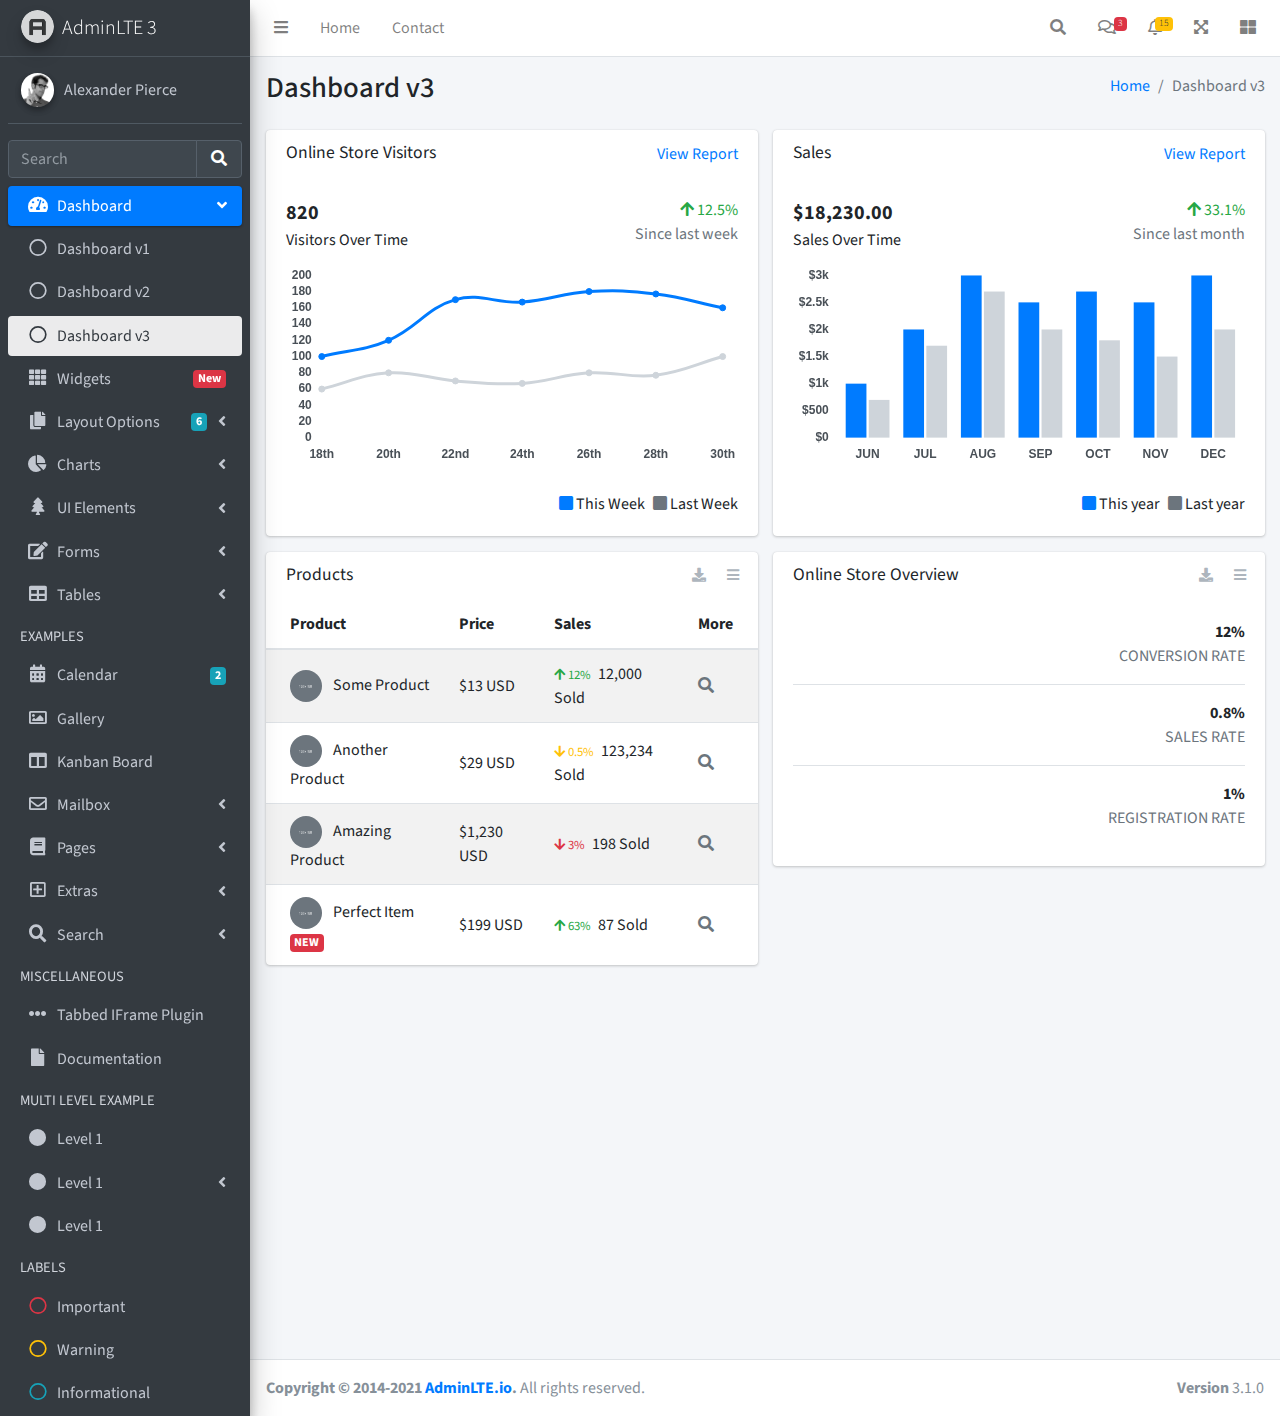
<file: src/main/webapp/resources/admin/index3.html>
<!DOCTYPE html>
<html lang="en">
<head>
  <meta charset="utf-8">
  <meta name="viewport" content="width=device-width, initial-scale=1">
  <title>AdminLTE 3 | Dashboard 3</title>

  <!-- Google Font: Source Sans Pro -->
  <link rel="stylesheet" href="https://fonts.googleapis.com/css?family=Source+Sans+Pro:300,400,400i,700&display=fallback">
  <!-- Font Awesome Icons -->
  <link rel="stylesheet" href="plugins/fontawesome-free/css/all.min.css">
  <!-- IonIcons -->
  <link rel="stylesheet" href="https://code.ionicframework.com/ionicons/2.0.1/css/ionicons.min.css">
  <!-- Theme style -->
  <link rel="stylesheet" href="dist/css/adminlte.min.css">
</head>
<!--
`body` tag options:

  Apply one or more of the following classes to to the body tag
  to get the desired effect

  * sidebar-collapse
  * sidebar-mini
-->
<body class="hold-transition sidebar-mini">
<div class="wrapper">
  <!-- Navbar -->
  <nav class="main-header navbar navbar-expand navbar-white navbar-light">
    <!-- Left navbar links -->
    <ul class="navbar-nav">
      <li class="nav-item">
        <a class="nav-link" data-widget="pushmenu" href="#" role="button"><i class="fas fa-bars"></i></a>
      </li>
      <li class="nav-item d-none d-sm-inline-block">
        <a href="index3.html" class="nav-link">Home</a>
      </li>
      <li class="nav-item d-none d-sm-inline-block">
        <a href="#" class="nav-link">Contact</a>
      </li>
    </ul>

    <!-- Right navbar links -->
    <ul class="navbar-nav ml-auto">
      <!-- Navbar Search -->
      <li class="nav-item">
        <a class="nav-link" data-widget="navbar-search" href="#" role="button">
          <i class="fas fa-search"></i>
        </a>
        <div class="navbar-search-block">
          <form class="form-inline">
            <div class="input-group input-group-sm">
              <input class="form-control form-control-navbar" type="search" placeholder="Search" aria-label="Search">
              <div class="input-group-append">
                <button class="btn btn-navbar" type="submit">
                  <i class="fas fa-search"></i>
                </button>
                <button class="btn btn-navbar" type="button" data-widget="navbar-search">
                  <i class="fas fa-times"></i>
                </button>
              </div>
            </div>
          </form>
        </div>
      </li>

      <!-- Messages Dropdown Menu -->
      <li class="nav-item dropdown">
        <a class="nav-link" data-toggle="dropdown" href="#">
          <i class="far fa-comments"></i>
          <span class="badge badge-danger navbar-badge">3</span>
        </a>
        <div class="dropdown-menu dropdown-menu-lg dropdown-menu-right">
          <a href="#" class="dropdown-item">
            <!-- Message Start -->
            <div class="media">
              <img src="dist/img/user1-128x128.jpg" alt="User Avatar" class="img-size-50 mr-3 img-circle">
              <div class="media-body">
                <h3 class="dropdown-item-title">
                  Brad Diesel
                  <span class="float-right text-sm text-danger"><i class="fas fa-star"></i></span>
                </h3>
                <p class="text-sm">Call me whenever you can...</p>
                <p class="text-sm text-muted"><i class="far fa-clock mr-1"></i> 4 Hours Ago</p>
              </div>
            </div>
            <!-- Message End -->
          </a>
          <div class="dropdown-divider"></div>
          <a href="#" class="dropdown-item">
            <!-- Message Start -->
            <div class="media">
              <img src="dist/img/user8-128x128.jpg" alt="User Avatar" class="img-size-50 img-circle mr-3">
              <div class="media-body">
                <h3 class="dropdown-item-title">
                  John Pierce
                  <span class="float-right text-sm text-muted"><i class="fas fa-star"></i></span>
                </h3>
                <p class="text-sm">I got your message bro</p>
                <p class="text-sm text-muted"><i class="far fa-clock mr-1"></i> 4 Hours Ago</p>
              </div>
            </div>
            <!-- Message End -->
          </a>
          <div class="dropdown-divider"></div>
          <a href="#" class="dropdown-item">
            <!-- Message Start -->
            <div class="media">
              <img src="dist/img/user3-128x128.jpg" alt="User Avatar" class="img-size-50 img-circle mr-3">
              <div class="media-body">
                <h3 class="dropdown-item-title">
                  Nora Silvester
                  <span class="float-right text-sm text-warning"><i class="fas fa-star"></i></span>
                </h3>
                <p class="text-sm">The subject goes here</p>
                <p class="text-sm text-muted"><i class="far fa-clock mr-1"></i> 4 Hours Ago</p>
              </div>
            </div>
            <!-- Message End -->
          </a>
          <div class="dropdown-divider"></div>
          <a href="#" class="dropdown-item dropdown-footer">See All Messages</a>
        </div>
      </li>
      <!-- Notifications Dropdown Menu -->
      <li class="nav-item dropdown">
        <a class="nav-link" data-toggle="dropdown" href="#">
          <i class="far fa-bell"></i>
          <span class="badge badge-warning navbar-badge">15</span>
        </a>
        <div class="dropdown-menu dropdown-menu-lg dropdown-menu-right">
          <span class="dropdown-item dropdown-header">15 Notifications</span>
          <div class="dropdown-divider"></div>
          <a href="#" class="dropdown-item">
            <i class="fas fa-envelope mr-2"></i> 4 new messages
            <span class="float-right text-muted text-sm">3 mins</span>
          </a>
          <div class="dropdown-divider"></div>
          <a href="#" class="dropdown-item">
            <i class="fas fa-users mr-2"></i> 8 friend requests
            <span class="float-right text-muted text-sm">12 hours</span>
          </a>
          <div class="dropdown-divider"></div>
          <a href="#" class="dropdown-item">
            <i class="fas fa-file mr-2"></i> 3 new reports
            <span class="float-right text-muted text-sm">2 days</span>
          </a>
          <div class="dropdown-divider"></div>
          <a href="#" class="dropdown-item dropdown-footer">See All Notifications</a>
        </div>
      </li>
      <li class="nav-item">
        <a class="nav-link" data-widget="fullscreen" href="#" role="button">
          <i class="fas fa-expand-arrows-alt"></i>
        </a>
      </li>
      <li class="nav-item">
        <a class="nav-link" data-widget="control-sidebar" data-slide="true" href="#" role="button">
          <i class="fas fa-th-large"></i>
        </a>
      </li>
    </ul>
  </nav>
  <!-- /.navbar -->

  <!-- Main Sidebar Container -->
  <aside class="main-sidebar sidebar-dark-primary elevation-4">
    <!-- Brand Logo -->
    <a href="index3.html" class="brand-link">
      <img src="dist/img/AdminLTELogo.png" alt="AdminLTE Logo" class="brand-image img-circle elevation-3" style="opacity: .8">
      <span class="brand-text font-weight-light">AdminLTE 3</span>
    </a>

    <!-- Sidebar -->
    <div class="sidebar">
      <!-- Sidebar user panel (optional) -->
      <div class="user-panel mt-3 pb-3 mb-3 d-flex">
        <div class="image">
          <img src="dist/img/user2-160x160.jpg" class="img-circle elevation-2" alt="User Image">
        </div>
        <div class="info">
          <a href="#" class="d-block">Alexander Pierce</a>
        </div>
      </div>

      <!-- SidebarSearch Form -->
      <div class="form-inline">
        <div class="input-group" data-widget="sidebar-search">
          <input class="form-control form-control-sidebar" type="search" placeholder="Search" aria-label="Search">
          <div class="input-group-append">
            <button class="btn btn-sidebar">
              <i class="fas fa-search fa-fw"></i>
            </button>
          </div>
        </div>
      </div>

      <!-- Sidebar Menu -->
      <nav class="mt-2">
        <ul class="nav nav-pills nav-sidebar flex-column" data-widget="treeview" role="menu" data-accordion="false">
          <!-- Add icons to the links using the .nav-icon class
               with font-awesome or any other icon font library -->
          <li class="nav-item menu-open">
            <a href="#" class="nav-link active">
              <i class="nav-icon fas fa-tachometer-alt"></i>
              <p>
                Dashboard
                <i class="right fas fa-angle-left"></i>
              </p>
            </a>
            <ul class="nav nav-treeview">
              <li class="nav-item">
                <a href="./index.html" class="nav-link">
                  <i class="far fa-circle nav-icon"></i>
                  <p>Dashboard v1</p>
                </a>
              </li>
              <li class="nav-item">
                <a href="./index2.html" class="nav-link">
                  <i class="far fa-circle nav-icon"></i>
                  <p>Dashboard v2</p>
                </a>
              </li>
              <li class="nav-item">
                <a href="./index3.html" class="nav-link active">
                  <i class="far fa-circle nav-icon"></i>
                  <p>Dashboard v3</p>
                </a>
              </li>
            </ul>
          </li>
          <li class="nav-item">
            <a href="pages/widgets.html" class="nav-link">
              <i class="nav-icon fas fa-th"></i>
              <p>
                Widgets
                <span class="right badge badge-danger">New</span>
              </p>
            </a>
          </li>
          <li class="nav-item">
            <a href="#" class="nav-link">
              <i class="nav-icon fas fa-copy"></i>
              <p>
                Layout Options
                <i class="fas fa-angle-left right"></i>
                <span class="badge badge-info right">6</span>
              </p>
            </a>
            <ul class="nav nav-treeview">
              <li class="nav-item">
                <a href="pages/layout/top-nav.html" class="nav-link">
                  <i class="far fa-circle nav-icon"></i>
                  <p>Top Navigation</p>
                </a>
              </li>
              <li class="nav-item">
                <a href="pages/layout/top-nav-sidebar.html" class="nav-link">
                  <i class="far fa-circle nav-icon"></i>
                  <p>Top Navigation + Sidebar</p>
                </a>
              </li>
              <li class="nav-item">
                <a href="pages/layout/boxed.html" class="nav-link">
                  <i class="far fa-circle nav-icon"></i>
                  <p>Boxed</p>
                </a>
              </li>
              <li class="nav-item">
                <a href="pages/layout/fixed-sidebar.html" class="nav-link">
                  <i class="far fa-circle nav-icon"></i>
                  <p>Fixed Sidebar</p>
                </a>
              </li>
              <li class="nav-item">
                <a href="pages/layout/fixed-sidebar-custom.html" class="nav-link">
                  <i class="far fa-circle nav-icon"></i>
                  <p>Fixed Sidebar <small>+ Custom Area</small></p>
                </a>
              </li>
              <li class="nav-item">
                <a href="pages/layout/fixed-topnav.html" class="nav-link">
                  <i class="far fa-circle nav-icon"></i>
                  <p>Fixed Navbar</p>
                </a>
              </li>
              <li class="nav-item">
                <a href="pages/layout/fixed-footer.html" class="nav-link">
                  <i class="far fa-circle nav-icon"></i>
                  <p>Fixed Footer</p>
                </a>
              </li>
              <li class="nav-item">
                <a href="pages/layout/collapsed-sidebar.html" class="nav-link">
                  <i class="far fa-circle nav-icon"></i>
                  <p>Collapsed Sidebar</p>
                </a>
              </li>
            </ul>
          </li>
          <li class="nav-item">
            <a href="#" class="nav-link">
              <i class="nav-icon fas fa-chart-pie"></i>
              <p>
                Charts
                <i class="right fas fa-angle-left"></i>
              </p>
            </a>
            <ul class="nav nav-treeview">
              <li class="nav-item">
                <a href="pages/charts/chartjs.html" class="nav-link">
                  <i class="far fa-circle nav-icon"></i>
                  <p>ChartJS</p>
                </a>
              </li>
              <li class="nav-item">
                <a href="pages/charts/flot.html" class="nav-link">
                  <i class="far fa-circle nav-icon"></i>
                  <p>Flot</p>
                </a>
              </li>
              <li class="nav-item">
                <a href="pages/charts/inline.html" class="nav-link">
                  <i class="far fa-circle nav-icon"></i>
                  <p>Inline</p>
                </a>
              </li>
              <li class="nav-item">
                <a href="pages/charts/uplot.html" class="nav-link">
                  <i class="far fa-circle nav-icon"></i>
                  <p>uPlot</p>
                </a>
              </li>
            </ul>
          </li>
          <li class="nav-item">
            <a href="#" class="nav-link">
              <i class="nav-icon fas fa-tree"></i>
              <p>
                UI Elements
                <i class="fas fa-angle-left right"></i>
              </p>
            </a>
            <ul class="nav nav-treeview">
              <li class="nav-item">
                <a href="pages/UI/general.html" class="nav-link">
                  <i class="far fa-circle nav-icon"></i>
                  <p>General</p>
                </a>
              </li>
              <li class="nav-item">
                <a href="pages/UI/icons.html" class="nav-link">
                  <i class="far fa-circle nav-icon"></i>
                  <p>Icons</p>
                </a>
              </li>
              <li class="nav-item">
                <a href="pages/UI/buttons.html" class="nav-link">
                  <i class="far fa-circle nav-icon"></i>
                  <p>Buttons</p>
                </a>
              </li>
              <li class="nav-item">
                <a href="pages/UI/sliders.html" class="nav-link">
                  <i class="far fa-circle nav-icon"></i>
                  <p>Sliders</p>
                </a>
              </li>
              <li class="nav-item">
                <a href="pages/UI/modals.html" class="nav-link">
                  <i class="far fa-circle nav-icon"></i>
                  <p>Modals & Alerts</p>
                </a>
              </li>
              <li class="nav-item">
                <a href="pages/UI/navbar.html" class="nav-link">
                  <i class="far fa-circle nav-icon"></i>
                  <p>Navbar & Tabs</p>
                </a>
              </li>
              <li class="nav-item">
                <a href="pages/UI/timeline.html" class="nav-link">
                  <i class="far fa-circle nav-icon"></i>
                  <p>Timeline</p>
                </a>
              </li>
              <li class="nav-item">
                <a href="pages/UI/ribbons.html" class="nav-link">
                  <i class="far fa-circle nav-icon"></i>
                  <p>Ribbons</p>
                </a>
              </li>
            </ul>
          </li>
          <li class="nav-item">
            <a href="#" class="nav-link">
              <i class="nav-icon fas fa-edit"></i>
              <p>
                Forms
                <i class="fas fa-angle-left right"></i>
              </p>
            </a>
            <ul class="nav nav-treeview">
              <li class="nav-item">
                <a href="pages/forms/general.html" class="nav-link">
                  <i class="far fa-circle nav-icon"></i>
                  <p>General Elements</p>
                </a>
              </li>
              <li class="nav-item">
                <a href="pages/forms/advanced.html" class="nav-link">
                  <i class="far fa-circle nav-icon"></i>
                  <p>Advanced Elements</p>
                </a>
              </li>
              <li class="nav-item">
                <a href="pages/forms/editors.html" class="nav-link">
                  <i class="far fa-circle nav-icon"></i>
                  <p>Editors</p>
                </a>
              </li>
              <li class="nav-item">
                <a href="pages/forms/validation.html" class="nav-link">
                  <i class="far fa-circle nav-icon"></i>
                  <p>Validation</p>
                </a>
              </li>
            </ul>
          </li>
          <li class="nav-item">
            <a href="#" class="nav-link">
              <i class="nav-icon fas fa-table"></i>
              <p>
                Tables
                <i class="fas fa-angle-left right"></i>
              </p>
            </a>
            <ul class="nav nav-treeview">
              <li class="nav-item">
                <a href="pages/tables/simple.html" class="nav-link">
                  <i class="far fa-circle nav-icon"></i>
                  <p>Simple Tables</p>
                </a>
              </li>
              <li class="nav-item">
                <a href="pages/tables/data.html" class="nav-link">
                  <i class="far fa-circle nav-icon"></i>
                  <p>DataTables</p>
                </a>
              </li>
              <li class="nav-item">
                <a href="pages/tables/jsgrid.html" class="nav-link">
                  <i class="far fa-circle nav-icon"></i>
                  <p>jsGrid</p>
                </a>
              </li>
            </ul>
          </li>
          <li class="nav-header">EXAMPLES</li>
          <li class="nav-item">
            <a href="pages/calendar.html" class="nav-link">
              <i class="nav-icon fas fa-calendar-alt"></i>
              <p>
                Calendar
                <span class="badge badge-info right">2</span>
              </p>
            </a>
          </li>
          <li class="nav-item">
            <a href="pages/gallery.html" class="nav-link">
              <i class="nav-icon far fa-image"></i>
              <p>
                Gallery
              </p>
            </a>
          </li>
          <li class="nav-item">
            <a href="pages/kanban.html" class="nav-link">
              <i class="nav-icon fas fa-columns"></i>
              <p>
                Kanban Board
              </p>
            </a>
          </li>
          <li class="nav-item">
            <a href="#" class="nav-link">
              <i class="nav-icon far fa-envelope"></i>
              <p>
                Mailbox
                <i class="fas fa-angle-left right"></i>
              </p>
            </a>
            <ul class="nav nav-treeview">
              <li class="nav-item">
                <a href="pages/mailbox/mailbox.html" class="nav-link">
                  <i class="far fa-circle nav-icon"></i>
                  <p>Inbox</p>
                </a>
              </li>
              <li class="nav-item">
                <a href="pages/mailbox/compose.html" class="nav-link">
                  <i class="far fa-circle nav-icon"></i>
                  <p>Compose</p>
                </a>
              </li>
              <li class="nav-item">
                <a href="pages/mailbox/read-mail.html" class="nav-link">
                  <i class="far fa-circle nav-icon"></i>
                  <p>Read</p>
                </a>
              </li>
            </ul>
          </li>
          <li class="nav-item">
            <a href="#" class="nav-link">
              <i class="nav-icon fas fa-book"></i>
              <p>
                Pages
                <i class="fas fa-angle-left right"></i>
              </p>
            </a>
            <ul class="nav nav-treeview">
              <li class="nav-item">
                <a href="pages/examples/invoice.html" class="nav-link">
                  <i class="far fa-circle nav-icon"></i>
                  <p>Invoice</p>
                </a>
              </li>
              <li class="nav-item">
                <a href="pages/examples/profile.html" class="nav-link">
                  <i class="far fa-circle nav-icon"></i>
                  <p>Profile</p>
                </a>
              </li>
              <li class="nav-item">
                <a href="pages/examples/e-commerce.html" class="nav-link">
                  <i class="far fa-circle nav-icon"></i>
                  <p>E-commerce</p>
                </a>
              </li>
              <li class="nav-item">
                <a href="pages/examples/projects.html" class="nav-link">
                  <i class="far fa-circle nav-icon"></i>
                  <p>Projects</p>
                </a>
              </li>
              <li class="nav-item">
                <a href="pages/examples/project-add.html" class="nav-link">
                  <i class="far fa-circle nav-icon"></i>
                  <p>Project Add</p>
                </a>
              </li>
              <li class="nav-item">
                <a href="pages/examples/project-edit.html" class="nav-link">
                  <i class="far fa-circle nav-icon"></i>
                  <p>Project Edit</p>
                </a>
              </li>
              <li class="nav-item">
                <a href="pages/examples/project-detail.html" class="nav-link">
                  <i class="far fa-circle nav-icon"></i>
                  <p>Project Detail</p>
                </a>
              </li>
              <li class="nav-item">
                <a href="pages/examples/contacts.html" class="nav-link">
                  <i class="far fa-circle nav-icon"></i>
                  <p>Contacts</p>
                </a>
              </li>
              <li class="nav-item">
                <a href="pages/examples/faq.html" class="nav-link">
                  <i class="far fa-circle nav-icon"></i>
                  <p>FAQ</p>
                </a>
              </li>
              <li class="nav-item">
                <a href="pages/examples/contact-us.html" class="nav-link">
                  <i class="far fa-circle nav-icon"></i>
                  <p>Contact us</p>
                </a>
              </li>
            </ul>
          </li>
          <li class="nav-item">
            <a href="#" class="nav-link">
              <i class="nav-icon far fa-plus-square"></i>
              <p>
                Extras
                <i class="fas fa-angle-left right"></i>
              </p>
            </a>
            <ul class="nav nav-treeview">
              <li class="nav-item">
                <a href="#" class="nav-link">
                  <i class="far fa-circle nav-icon"></i>
                  <p>
                    Login & Register v1
                    <i class="fas fa-angle-left right"></i>
                  </p>
                </a>
                <ul class="nav nav-treeview">
                  <li class="nav-item">
                    <a href="pages/examples/login.html" class="nav-link">
                      <i class="far fa-circle nav-icon"></i>
                      <p>Login v1</p>
                    </a>
                  </li>
                  <li class="nav-item">
                    <a href="pages/examples/register.html" class="nav-link">
                      <i class="far fa-circle nav-icon"></i>
                      <p>Register v1</p>
                    </a>
                  </li>
                  <li class="nav-item">
                    <a href="pages/examples/forgot-password.html" class="nav-link">
                      <i class="far fa-circle nav-icon"></i>
                      <p>Forgot Password v1</p>
                    </a>
                  </li>
                  <li class="nav-item">
                    <a href="pages/examples/recover-password.html" class="nav-link">
                      <i class="far fa-circle nav-icon"></i>
                      <p>Recover Password v1</p>
                    </a>
                  </li>
                </ul>
              </li>
              <li class="nav-item">
                <a href="#" class="nav-link">
                  <i class="far fa-circle nav-icon"></i>
                  <p>
                    Login & Register v2
                    <i class="fas fa-angle-left right"></i>
                  </p>
                </a>
                <ul class="nav nav-treeview">
                  <li class="nav-item">
                    <a href="pages/examples/login-v2.html" class="nav-link">
                      <i class="far fa-circle nav-icon"></i>
                      <p>Login v2</p>
                    </a>
                  </li>
                  <li class="nav-item">
                    <a href="pages/examples/register-v2.html" class="nav-link">
                      <i class="far fa-circle nav-icon"></i>
                      <p>Register v2</p>
                    </a>
                  </li>
                  <li class="nav-item">
                    <a href="pages/examples/forgot-password-v2.html" class="nav-link">
                      <i class="far fa-circle nav-icon"></i>
                      <p>Forgot Password v2</p>
                    </a>
                  </li>
                  <li class="nav-item">
                    <a href="pages/examples/recover-password-v2.html" class="nav-link">
                      <i class="far fa-circle nav-icon"></i>
                      <p>Recover Password v2</p>
                    </a>
                  </li>
                </ul>
              </li>
              <li class="nav-item">
                <a href="pages/examples/lockscreen.html" class="nav-link">
                  <i class="far fa-circle nav-icon"></i>
                  <p>Lockscreen</p>
                </a>
              </li>
              <li class="nav-item">
                <a href="pages/examples/legacy-user-menu.html" class="nav-link">
                  <i class="far fa-circle nav-icon"></i>
                  <p>Legacy User Menu</p>
                </a>
              </li>
              <li class="nav-item">
                <a href="pages/examples/language-menu.html" class="nav-link">
                  <i class="far fa-circle nav-icon"></i>
                  <p>Language Menu</p>
                </a>
              </li>
              <li class="nav-item">
                <a href="pages/examples/404.html" class="nav-link">
                  <i class="far fa-circle nav-icon"></i>
                  <p>Error 404</p>
                </a>
              </li>
              <li class="nav-item">
                <a href="pages/examples/500.html" class="nav-link">
                  <i class="far fa-circle nav-icon"></i>
                  <p>Error 500</p>
                </a>
              </li>
              <li class="nav-item">
                <a href="pages/examples/pace.html" class="nav-link">
                  <i class="far fa-circle nav-icon"></i>
                  <p>Pace</p>
                </a>
              </li>
              <li class="nav-item">
                <a href="pages/examples/blank.html" class="nav-link">
                  <i class="far fa-circle nav-icon"></i>
                  <p>Blank Page</p>
                </a>
              </li>
              <li class="nav-item">
                <a href="starter.html" class="nav-link">
                  <i class="far fa-circle nav-icon"></i>
                  <p>Starter Page</p>
                </a>
              </li>
            </ul>
          </li>
          <li class="nav-item">
            <a href="#" class="nav-link">
              <i class="nav-icon fas fa-search"></i>
              <p>
                Search
                <i class="fas fa-angle-left right"></i>
              </p>
            </a>
            <ul class="nav nav-treeview">
              <li class="nav-item">
                <a href="pages/search/simple.html" class="nav-link">
                  <i class="far fa-circle nav-icon"></i>
                  <p>Simple Search</p>
                </a>
              </li>
              <li class="nav-item">
                <a href="pages/search/enhanced.html" class="nav-link">
                  <i class="far fa-circle nav-icon"></i>
                  <p>Enhanced</p>
                </a>
              </li>
            </ul>
          </li>
          <li class="nav-header">MISCELLANEOUS</li>
          <li class="nav-item">
            <a href="iframe.html" class="nav-link">
              <i class="nav-icon fas fa-ellipsis-h"></i>
              <p>Tabbed IFrame Plugin</p>
            </a>
          </li>
          <li class="nav-item">
            <a href="https://adminlte.io/docs/3.1/" class="nav-link">
              <i class="nav-icon fas fa-file"></i>
              <p>Documentation</p>
            </a>
          </li>
          <li class="nav-header">MULTI LEVEL EXAMPLE</li>
          <li class="nav-item">
            <a href="#" class="nav-link">
              <i class="fas fa-circle nav-icon"></i>
              <p>Level 1</p>
            </a>
          </li>
          <li class="nav-item">
            <a href="#" class="nav-link">
              <i class="nav-icon fas fa-circle"></i>
              <p>
                Level 1
                <i class="right fas fa-angle-left"></i>
              </p>
            </a>
            <ul class="nav nav-treeview">
              <li class="nav-item">
                <a href="#" class="nav-link">
                  <i class="far fa-circle nav-icon"></i>
                  <p>Level 2</p>
                </a>
              </li>
              <li class="nav-item">
                <a href="#" class="nav-link">
                  <i class="far fa-circle nav-icon"></i>
                  <p>
                    Level 2
                    <i class="right fas fa-angle-left"></i>
                  </p>
                </a>
                <ul class="nav nav-treeview">
                  <li class="nav-item">
                    <a href="#" class="nav-link">
                      <i class="far fa-dot-circle nav-icon"></i>
                      <p>Level 3</p>
                    </a>
                  </li>
                  <li class="nav-item">
                    <a href="#" class="nav-link">
                      <i class="far fa-dot-circle nav-icon"></i>
                      <p>Level 3</p>
                    </a>
                  </li>
                  <li class="nav-item">
                    <a href="#" class="nav-link">
                      <i class="far fa-dot-circle nav-icon"></i>
                      <p>Level 3</p>
                    </a>
                  </li>
                </ul>
              </li>
              <li class="nav-item">
                <a href="#" class="nav-link">
                  <i class="far fa-circle nav-icon"></i>
                  <p>Level 2</p>
                </a>
              </li>
            </ul>
          </li>
          <li class="nav-item">
            <a href="#" class="nav-link">
              <i class="fas fa-circle nav-icon"></i>
              <p>Level 1</p>
            </a>
          </li>
          <li class="nav-header">LABELS</li>
          <li class="nav-item">
            <a href="#" class="nav-link">
              <i class="nav-icon far fa-circle text-danger"></i>
              <p class="text">Important</p>
            </a>
          </li>
          <li class="nav-item">
            <a href="#" class="nav-link">
              <i class="nav-icon far fa-circle text-warning"></i>
              <p>Warning</p>
            </a>
          </li>
          <li class="nav-item">
            <a href="#" class="nav-link">
              <i class="nav-icon far fa-circle text-info"></i>
              <p>Informational</p>
            </a>
          </li>
        </ul>
      </nav>
      <!-- /.sidebar-menu -->
    </div>
    <!-- /.sidebar -->
  </aside>

  <!-- Content Wrapper. Contains page content -->
  <div class="content-wrapper">
    <!-- Content Header (Page header) -->
    <div class="content-header">
      <div class="container-fluid">
        <div class="row mb-2">
          <div class="col-sm-6">
            <h1 class="m-0">Dashboard v3</h1>
          </div><!-- /.col -->
          <div class="col-sm-6">
            <ol class="breadcrumb float-sm-right">
              <li class="breadcrumb-item"><a href="#">Home</a></li>
              <li class="breadcrumb-item active">Dashboard v3</li>
            </ol>
          </div><!-- /.col -->
        </div><!-- /.row -->
      </div><!-- /.container-fluid -->
    </div>
    <!-- /.content-header -->

    <!-- Main content -->
    <div class="content">
      <div class="container-fluid">
        <div class="row">
          <div class="col-lg-6">
            <div class="card">
              <div class="card-header border-0">
                <div class="d-flex justify-content-between">
                  <h3 class="card-title">Online Store Visitors</h3>
                  <a href="javascript:void(0);">View Report</a>
                </div>
              </div>
              <div class="card-body">
                <div class="d-flex">
                  <p class="d-flex flex-column">
                    <span class="text-bold text-lg">820</span>
                    <span>Visitors Over Time</span>
                  </p>
                  <p class="ml-auto d-flex flex-column text-right">
                    <span class="text-success">
                      <i class="fas fa-arrow-up"></i> 12.5%
                    </span>
                    <span class="text-muted">Since last week</span>
                  </p>
                </div>
                <!-- /.d-flex -->

                <div class="position-relative mb-4">
                  <canvas id="visitors-chart" height="200"></canvas>
                </div>

                <div class="d-flex flex-row justify-content-end">
                  <span class="mr-2">
                    <i class="fas fa-square text-primary"></i> This Week
                  </span>

                  <span>
                    <i class="fas fa-square text-gray"></i> Last Week
                  </span>
                </div>
              </div>
            </div>
            <!-- /.card -->

            <div class="card">
              <div class="card-header border-0">
                <h3 class="card-title">Products</h3>
                <div class="card-tools">
                  <a href="#" class="btn btn-tool btn-sm">
                    <i class="fas fa-download"></i>
                  </a>
                  <a href="#" class="btn btn-tool btn-sm">
                    <i class="fas fa-bars"></i>
                  </a>
                </div>
              </div>
              <div class="card-body table-responsive p-0">
                <table class="table table-striped table-valign-middle">
                  <thead>
                  <tr>
                    <th>Product</th>
                    <th>Price</th>
                    <th>Sales</th>
                    <th>More</th>
                  </tr>
                  </thead>
                  <tbody>
                  <tr>
                    <td>
                      <img src="dist/img/default-150x150.png" alt="Product 1" class="img-circle img-size-32 mr-2">
                      Some Product
                    </td>
                    <td>$13 USD</td>
                    <td>
                      <small class="text-success mr-1">
                        <i class="fas fa-arrow-up"></i>
                        12%
                      </small>
                      12,000 Sold
                    </td>
                    <td>
                      <a href="#" class="text-muted">
                        <i class="fas fa-search"></i>
                      </a>
                    </td>
                  </tr>
                  <tr>
                    <td>
                      <img src="dist/img/default-150x150.png" alt="Product 1" class="img-circle img-size-32 mr-2">
                      Another Product
                    </td>
                    <td>$29 USD</td>
                    <td>
                      <small class="text-warning mr-1">
                        <i class="fas fa-arrow-down"></i>
                        0.5%
                      </small>
                      123,234 Sold
                    </td>
                    <td>
                      <a href="#" class="text-muted">
                        <i class="fas fa-search"></i>
                      </a>
                    </td>
                  </tr>
                  <tr>
                    <td>
                      <img src="dist/img/default-150x150.png" alt="Product 1" class="img-circle img-size-32 mr-2">
                      Amazing Product
                    </td>
                    <td>$1,230 USD</td>
                    <td>
                      <small class="text-danger mr-1">
                        <i class="fas fa-arrow-down"></i>
                        3%
                      </small>
                      198 Sold
                    </td>
                    <td>
                      <a href="#" class="text-muted">
                        <i class="fas fa-search"></i>
                      </a>
                    </td>
                  </tr>
                  <tr>
                    <td>
                      <img src="dist/img/default-150x150.png" alt="Product 1" class="img-circle img-size-32 mr-2">
                      Perfect Item
                      <span class="badge bg-danger">NEW</span>
                    </td>
                    <td>$199 USD</td>
                    <td>
                      <small class="text-success mr-1">
                        <i class="fas fa-arrow-up"></i>
                        63%
                      </small>
                      87 Sold
                    </td>
                    <td>
                      <a href="#" class="text-muted">
                        <i class="fas fa-search"></i>
                      </a>
                    </td>
                  </tr>
                  </tbody>
                </table>
              </div>
            </div>
            <!-- /.card -->
          </div>
          <!-- /.col-md-6 -->
          <div class="col-lg-6">
            <div class="card">
              <div class="card-header border-0">
                <div class="d-flex justify-content-between">
                  <h3 class="card-title">Sales</h3>
                  <a href="javascript:void(0);">View Report</a>
                </div>
              </div>
              <div class="card-body">
                <div class="d-flex">
                  <p class="d-flex flex-column">
                    <span class="text-bold text-lg">$18,230.00</span>
                    <span>Sales Over Time</span>
                  </p>
                  <p class="ml-auto d-flex flex-column text-right">
                    <span class="text-success">
                      <i class="fas fa-arrow-up"></i> 33.1%
                    </span>
                    <span class="text-muted">Since last month</span>
                  </p>
                </div>
                <!-- /.d-flex -->

                <div class="position-relative mb-4">
                  <canvas id="sales-chart" height="200"></canvas>
                </div>

                <div class="d-flex flex-row justify-content-end">
                  <span class="mr-2">
                    <i class="fas fa-square text-primary"></i> This year
                  </span>

                  <span>
                    <i class="fas fa-square text-gray"></i> Last year
                  </span>
                </div>
              </div>
            </div>
            <!-- /.card -->

            <div class="card">
              <div class="card-header border-0">
                <h3 class="card-title">Online Store Overview</h3>
                <div class="card-tools">
                  <a href="#" class="btn btn-sm btn-tool">
                    <i class="fas fa-download"></i>
                  </a>
                  <a href="#" class="btn btn-sm btn-tool">
                    <i class="fas fa-bars"></i>
                  </a>
                </div>
              </div>
              <div class="card-body">
                <div class="d-flex justify-content-between align-items-center border-bottom mb-3">
                  <p class="text-success text-xl">
                    <i class="ion ion-ios-refresh-empty"></i>
                  </p>
                  <p class="d-flex flex-column text-right">
                    <span class="font-weight-bold">
                      <i class="ion ion-android-arrow-up text-success"></i> 12%
                    </span>
                    <span class="text-muted">CONVERSION RATE</span>
                  </p>
                </div>
                <!-- /.d-flex -->
                <div class="d-flex justify-content-between align-items-center border-bottom mb-3">
                  <p class="text-warning text-xl">
                    <i class="ion ion-ios-cart-outline"></i>
                  </p>
                  <p class="d-flex flex-column text-right">
                    <span class="font-weight-bold">
                      <i class="ion ion-android-arrow-up text-warning"></i> 0.8%
                    </span>
                    <span class="text-muted">SALES RATE</span>
                  </p>
                </div>
                <!-- /.d-flex -->
                <div class="d-flex justify-content-between align-items-center mb-0">
                  <p class="text-danger text-xl">
                    <i class="ion ion-ios-people-outline"></i>
                  </p>
                  <p class="d-flex flex-column text-right">
                    <span class="font-weight-bold">
                      <i class="ion ion-android-arrow-down text-danger"></i> 1%
                    </span>
                    <span class="text-muted">REGISTRATION RATE</span>
                  </p>
                </div>
                <!-- /.d-flex -->
              </div>
            </div>
          </div>
          <!-- /.col-md-6 -->
        </div>
        <!-- /.row -->
      </div>
      <!-- /.container-fluid -->
    </div>
    <!-- /.content -->
  </div>
  <!-- /.content-wrapper -->

  <!-- Control Sidebar -->
  <aside class="control-sidebar control-sidebar-dark">
    <!-- Control sidebar content goes here -->
  </aside>
  <!-- /.control-sidebar -->

  <!-- Main Footer -->
  <footer class="main-footer">
    <strong>Copyright &copy; 2014-2021 <a href="https://adminlte.io">AdminLTE.io</a>.</strong>
    All rights reserved.
    <div class="float-right d-none d-sm-inline-block">
      <b>Version</b> 3.1.0
    </div>
  </footer>
</div>
<!-- ./wrapper -->

<!-- REQUIRED SCRIPTS -->

<!-- jQuery -->
<script src="plugins/jquery/jquery.min.js"></script>
<!-- Bootstrap -->
<script src="plugins/bootstrap/js/bootstrap.bundle.min.js"></script>
<!-- AdminLTE -->
<script src="dist/js/adminlte.js"></script>

<!-- OPTIONAL SCRIPTS -->
<script src="plugins/chart.js/Chart.min.js"></script>
<!-- AdminLTE for demo purposes -->
<script src="dist/js/demo.js"></script>
<!-- AdminLTE dashboard demo (This is only for demo purposes) -->
<script src="dist/js/pages/dashboard3.js"></script>
</body>
</html>
</file>
<file: src/main/webapp/resources/admin/plugins/daterangepicker/daterangepicker.css>
.daterangepicker {
  position: absolute;
  color: inherit;
  background-color: #fff;
  border-radius: 4px;
  border: 1px solid #ddd;
  width: 278px;
  max-width: none;
  padding: 0;
  margin-top: 7px;
  top: 100px;
  left: 20px;
  z-index: 3001;
  display: none;
  font-family: arial;
  font-size: 15px;
  line-height: 1em;
}

.daterangepicker:before, .daterangepicker:after {
  position: absolute;
  display: inline-block;
  border-bottom-color: rgba(0, 0, 0, 0.2);
  content: '';
}

.daterangepicker:before {
  top: -7px;
  border-right: 7px solid transparent;
  border-left: 7px solid transparent;
  border-bottom: 7px solid #ccc;
}

.daterangepicker:after {
  top: -6px;
  border-right: 6px solid transparent;
  border-bottom: 6px solid #fff;
  border-left: 6px solid transparent;
}

.daterangepicker.opensleft:before {
  right: 9px;
}

.daterangepicker.opensleft:after {
  right: 10px;
}

.daterangepicker.openscenter:before {
  left: 0;
  right: 0;
  width: 0;
  margin-left: auto;
  margin-right: auto;
}

.daterangepicker.openscenter:after {
  left: 0;
  right: 0;
  width: 0;
  margin-left: auto;
  margin-right: auto;
}

.daterangepicker.opensright:before {
  left: 9px;
}

.daterangepicker.opensright:after {
  left: 10px;
}

.daterangepicker.drop-up {
  margin-top: -7px;
}

.daterangepicker.drop-up:before {
  top: initial;
  bottom: -7px;
  border-bottom: initial;
  border-top: 7px solid #ccc;
}

.daterangepicker.drop-up:after {
  top: initial;
  bottom: -6px;
  border-bottom: initial;
  border-top: 6px solid #fff;
}

.daterangepicker.single .daterangepicker .ranges, .daterangepicker.single .drp-calendar {
  float: none;
}

.daterangepicker.single .drp-selected {
  display: none;
}

.daterangepicker.show-calendar .drp-calendar {
  display: block;
}

.daterangepicker.show-calendar .drp-buttons {
  display: block;
}

.daterangepicker.auto-apply .drp-buttons {
  display: none;
}

.daterangepicker .drp-calendar {
  display: none;
  max-width: 270px;
}

.daterangepicker .drp-calendar.left {
  padding: 8px 0 8px 8px;
}

.daterangepicker .drp-calendar.right {
  padding: 8px;
}

.daterangepicker .drp-calendar.single .calendar-table {
  border: none;
}

.daterangepicker .calendar-table .next span, .daterangepicker .calendar-table .prev span {
  color: #fff;
  border: solid black;
  border-width: 0 2px 2px 0;
  border-radius: 0;
  display: inline-block;
  padding: 3px;
}

.daterangepicker .calendar-table .next span {
  transform: rotate(-45deg);
  -webkit-transform: rotate(-45deg);
}

.daterangepicker .calendar-table .prev span {
  transform: rotate(135deg);
  -webkit-transform: rotate(135deg);
}

.daterangepicker .calendar-table th, .daterangepicker .calendar-table td {
  white-space: nowrap;
  text-align: center;
  vertical-align: middle;
  min-width: 32px;
  width: 32px;
  height: 24px;
  line-height: 24px;
  font-size: 12px;
  border-radius: 4px;
  border: 1px solid transparent;
  white-space: nowrap;
  cursor: pointer;
}

.daterangepicker .calendar-table {
  border: 1px solid #fff;
  border-radius: 4px;
  background-color: #fff;
}

.daterangepicker .calendar-table table {
  width: 100%;
  margin: 0;
  border-spacing: 0;
  border-collapse: collapse;
}

.daterangepicker td.available:hover, .daterangepicker th.available:hover {
  background-color: #eee;
  border-color: transparent;
  color: inherit;
}

.daterangepicker td.week, .daterangepicker th.week {
  font-size: 80%;
  color: #ccc;
}

.daterangepicker td.off, .daterangepicker td.off.in-range, .daterangepicker td.off.start-date, .daterangepicker td.off.end-date {
  background-color: #fff;
  border-color: transparent;
  color: #999;
}

.daterangepicker td.in-range {
  background-color: #ebf4f8;
  border-color: transparent;
  color: #000;
  border-radius: 0;
}

.daterangepicker td.start-date {
  border-radius: 4px 0 0 4px;
}

.daterangepicker td.end-date {
  border-radius: 0 4px 4px 0;
}

.daterangepicker td.start-date.end-date {
  border-radius: 4px;
}

.daterangepicker td.active, .daterangepicker td.active:hover {
  background-color: #357ebd;
  border-color: transparent;
  color: #fff;
}

.daterangepicker th.month {
  width: auto;
}

.daterangepicker td.disabled, .daterangepicker option.disabled {
  color: #999;
  cursor: not-allowed;
  text-decoration: line-through;
}

.daterangepicker select.monthselect, .daterangepicker select.yearselect {
  font-size: 12px;
  padding: 1px;
  height: auto;
  margin: 0;
  cursor: default;
}

.daterangepicker select.monthselect {
  margin-right: 2%;
  width: 56%;
}

.daterangepicker select.yearselect {
  width: 40%;
}

.daterangepicker select.hourselect, .daterangepicker select.minuteselect, .daterangepicker select.secondselect, .daterangepicker select.ampmselect {
  width: 50px;
  margin: 0 auto;
  background: #eee;
  border: 1px solid #eee;
  padding: 2px;
  outline: 0;
  font-size: 12px;
}

.daterangepicker .calendar-time {
  text-align: center;
  margin: 4px auto 0 auto;
  line-height: 30px;
  position: relative;
}

.daterangepicker .calendar-time select.disabled {
  color: #ccc;
  cursor: not-allowed;
}

.daterangepicker .drp-buttons {
  clear: both;
  text-align: right;
  padding: 8px;
  border-top: 1px solid #ddd;
  display: none;
  line-height: 12px;
  vertical-align: middle;
}

.daterangepicker .drp-selected {
  display: inline-block;
  font-size: 12px;
  padding-right: 8px;
}

.daterangepicker .drp-buttons .btn {
  margin-left: 8px;
  font-size: 12px;
  font-weight: bold;
  padding: 4px 8px;
}

.daterangepicker.show-ranges.single.rtl .drp-calendar.left {
  border-right: 1px solid #ddd;
}

.daterangepicker.show-ranges.single.ltr .drp-calendar.left {
  border-left: 1px solid #ddd;
}

.daterangepicker.show-ranges.rtl .drp-calendar.right {
  border-right: 1px solid #ddd;
}

.daterangepicker.show-ranges.ltr .drp-calendar.left {
  border-left: 1px solid #ddd;
}

.daterangepicker .ranges {
  float: none;
  text-align: left;
  margin: 0;
}

.daterangepicker.show-calendar .ranges {
  margin-top: 8px;
}

.daterangepicker .ranges ul {
  list-style: none;
  margin: 0 auto;
  padding: 0;
  width: 100%;
}

.daterangepicker .ranges li {
  font-size: 12px;
  padding: 8px 12px;
  cursor: pointer;
}

.daterangepicker .ranges li:hover {
  background-color: #eee;
}

.daterangepicker .ranges li.active {
  background-color: #08c;
  color: #fff;
}

/*  Larger Screen Styling */
@media (min-width: 564px) {
  .daterangepicker {
    width: auto;
  }

  .daterangepicker .ranges ul {
    width: 140px;
  }

  .daterangepicker.single .ranges ul {
    width: 100%;
  }

  .daterangepicker.single .drp-calendar.left {
    clear: none;
  }

  .daterangepicker.single .ranges, .daterangepicker.single .drp-calendar {
    float: left;
  }

  .daterangepicker {
    direction: ltr;
    text-align: left;
  }

  .daterangepicker .drp-calendar.left {
    clear: left;
    margin-right: 0;
  }

  .daterangepicker .drp-calendar.left .calendar-table {
    border-right: none;
    border-top-right-radius: 0;
    border-bottom-right-radius: 0;
  }

  .daterangepicker .drp-calendar.right {
    margin-left: 0;
  }

  .daterangepicker .drp-calendar.right .calendar-table {
    border-left: none;
    border-top-left-radius: 0;
    border-bottom-left-radius: 0;
  }

  .daterangepicker .drp-calendar.left .calendar-table {
    padding-right: 8px;
  }

  .daterangepicker .ranges, .daterangepicker .drp-calendar {
    float: left;
  }
}

@media (min-width: 730px) {
  .daterangepicker .ranges {
    width: auto;
  }

  .daterangepicker .ranges {
    float: left;
  }

  .daterangepicker.rtl .ranges {
    float: right;
  }

  .daterangepicker .drp-calendar.left {
    clear: none !important;
  }
}
</file>
<file: src/main/webapp/resources/admin/plugins/jqvmap/jqvmap.min.css>
.jqvmap-label,.jqvmap-pin{pointer-events:none}.jqvmap-label{position:absolute;display:none;-webkit-border-radius:3px;-moz-border-radius:3px;border-radius:3px;background:#292929;color:#fff;font-family:sans-serif,Verdana;font-size:smaller;padding:3px}.jqvmap-zoomin,.jqvmap-zoomout{position:absolute;left:10px;-webkit-border-radius:3px;-moz-border-radius:3px;border-radius:3px;background:#000;padding:3px;color:#fff;width:10px;height:10px;cursor:pointer;line-height:10px;text-align:center}.jqvmap-zoomin{top:10px}.jqvmap-zoomout{top:30px}.jqvmap-region{cursor:pointer}.jqvmap-ajax_response{width:100%;height:500px}
</file>
<file: src/main/webapp/resources/admin/plugins/overlayScrollbars/css/OverlayScrollbars.min.css>
/*!
 * OverlayScrollbars
 * https://github.com/KingSora/OverlayScrollbars
 *
 * Version: 1.13.0
 *
 * Copyright KingSora | Rene Haas.
 * https://github.com/KingSora
 *
 * Released under the MIT license.
 * Date: 02.08.2020
 */
html.os-html,html.os-html>.os-host{display:block;overflow:hidden;box-sizing:border-box;height:100%!important;width:100%!important;min-width:100%!important;min-height:100%!important;margin:0!important;position:absolute!important}html.os-html>.os-host>.os-padding{position:absolute}body.os-dragging,body.os-dragging *{cursor:default}.os-host,.os-host-textarea{position:relative;overflow:visible!important;-webkit-box-orient:vertical;-webkit-box-direction:normal;-ms-flex-direction:column;flex-direction:column;-ms-flex-wrap:nowrap;flex-wrap:nowrap;-webkit-box-pack:start;-ms-flex-pack:start;justify-content:flex-start;-ms-flex-line-pack:start;align-content:flex-start;-webkit-box-align:start;-ms-flex-align:start;-ms-grid-row-align:flex-start;align-items:flex-start}.os-host-flexbox{overflow:hidden!important;display:-webkit-box;display:-ms-flexbox;display:flex}.os-host-flexbox>.os-size-auto-observer{height:inherit!important}.os-host-flexbox>.os-content-glue{-webkit-box-flex:1;-ms-flex-positive:1;flex-grow:1;-ms-flex-negative:0;flex-shrink:0}.os-host-flexbox>.os-size-auto-observer,.os-host-flexbox>.os-content-glue{min-height:0;min-width:0;-webkit-box-flex:0;-ms-flex-positive:0;flex-grow:0;-ms-flex-negative:1;flex-shrink:1;-ms-flex-preferred-size:auto;flex-basis:auto}#os-dummy-scrollbar-size{position:fixed;opacity:0;-ms-filter:'progid:DXImageTransform.Microsoft.Alpha(Opacity=0)';visibility:hidden;overflow:scroll;height:500px;width:500px}#os-dummy-scrollbar-size>div{width:200%;height:200%;margin:10px 0}#os-dummy-scrollbar-size:before,#os-dummy-scrollbar-size:after,.os-content:before,.os-content:after{content:'';display:table;width:.01px;height:.01px;line-height:0;font-size:0;flex-grow:0;flex-shrink:0;visibility:hidden}#os-dummy-scrollbar-size,.os-viewport{-ms-overflow-style:scrollbar!important}.os-viewport-native-scrollbars-invisible#os-dummy-scrollbar-size,.os-viewport-native-scrollbars-invisible.os-viewport{scrollbar-width:none!important}.os-viewport-native-scrollbars-invisible#os-dummy-scrollbar-size::-webkit-scrollbar,.os-viewport-native-scrollbars-invisible.os-viewport::-webkit-scrollbar,.os-viewport-native-scrollbars-invisible#os-dummy-scrollbar-size::-webkit-scrollbar-corner,.os-viewport-native-scrollbars-invisible.os-viewport::-webkit-scrollbar-corner{display:none!important;width:0!important;height:0!important;visibility:hidden!important;background:0 0!important}.os-content-glue{box-sizing:inherit;max-height:100%;max-width:100%;width:100%;pointer-events:none}.os-padding{box-sizing:inherit;direction:inherit;position:absolute;overflow:visible;padding:0;margin:0;left:0;top:0;bottom:0;right:0;width:auto!important;height:auto!important;z-index:0}.os-host-overflow>.os-padding{overflow:hidden}.os-viewport{direction:inherit!important;box-sizing:inherit!important;resize:none!important;outline:0!important;position:absolute;overflow:hidden;top:0;left:0;bottom:0;right:0;padding:0;margin:0;-webkit-overflow-scrolling:touch}.os-content-arrange{position:absolute;z-index:-1;min-height:1px;min-width:1px;pointer-events:none}.os-content{direction:inherit;box-sizing:border-box!important;position:relative;display:block;height:100%;width:100%;height:100%;width:100%;visibility:visible}.os-content>.os-textarea{box-sizing:border-box!important;direction:inherit!important;background:0 0!important;outline:0 transparent!important;overflow:hidden!important;position:absolute!important;display:block!important;top:0!important;left:0!important;margin:0!important;border-radius:0!important;float:none!important;-webkit-filter:none!important;filter:none!important;border:0!important;resize:none!important;-webkit-transform:none!important;transform:none!important;max-width:none!important;max-height:none!important;box-shadow:none!important;-webkit-perspective:none!important;perspective:none!important;opacity:1!important;z-index:1!important;clip:auto!important;vertical-align:baseline!important;padding:0}.os-host-rtl>.os-padding>.os-viewport>.os-content>.os-textarea{right:0!important}.os-content>.os-textarea-cover{z-index:-1;pointer-events:none}.os-content>.os-textarea[wrap=off]{white-space:pre!important;margin:0!important}.os-text-inherit{font-family:inherit;font-size:inherit;font-weight:inherit;font-style:inherit;font-variant:inherit;text-transform:inherit;text-decoration:inherit;text-indent:inherit;text-align:inherit;text-shadow:inherit;text-overflow:inherit;letter-spacing:inherit;word-spacing:inherit;line-height:inherit;unicode-bidi:inherit;direction:inherit;color:inherit;cursor:text}.os-resize-observer,.os-resize-observer-host{box-sizing:inherit;display:block;visibility:hidden;position:absolute;top:0;left:0;height:100%;width:100%;overflow:hidden;pointer-events:none;z-index:-1}.os-resize-observer-host{padding:inherit;border:inherit;border-color:transparent;border-style:solid;box-sizing:border-box}.os-resize-observer-host.observed{display:flex;flex-direction:column;justify-content:flex-start;align-items:flex-start}.os-resize-observer-host>.os-resize-observer,.os-resize-observer-host.observed>.os-resize-observer{height:200%;width:200%;padding:inherit;border:inherit;margin:0;display:block;box-sizing:content-box}.os-resize-observer-host.observed>.os-resize-observer,.os-resize-observer-host.observed>.os-resize-observer:before{display:flex;position:relative;flex-grow:1;flex-shrink:0;flex-basis:auto;box-sizing:border-box}.os-resize-observer-host.observed>.os-resize-observer:before{content:'';box-sizing:content-box;padding:inherit;border:inherit;margin:0}.os-size-auto-observer{box-sizing:inherit!important;height:100%;width:inherit;max-width:1px;position:relative;float:left;max-height:1px;overflow:hidden;z-index:-1;padding:0;margin:0;pointer-events:none;-webkit-box-flex:inherit;-ms-flex-positive:inherit;flex-grow:inherit;-ms-flex-negative:0;flex-shrink:0;-ms-flex-preferred-size:0;flex-basis:0}.os-size-auto-observer>.os-resize-observer{width:1000%;height:1000%;min-height:1px;min-width:1px}.os-resize-observer-item{position:absolute;top:0;right:0;bottom:0;left:0;overflow:hidden;z-index:-1;opacity:0;direction:ltr!important;-webkit-box-flex:0!important;-ms-flex:none!important;flex:none!important}.os-resize-observer-item-final{position:absolute;left:0;top:0;-webkit-transition:none!important;transition:none!important;-webkit-box-flex:0!important;-ms-flex:none!important;flex:none!important}.os-resize-observer{-webkit-animation-duration:.001s;animation-duration:.001s;-webkit-animation-name:os-resize-observer-dummy-animation;animation-name:os-resize-observer-dummy-animation}object.os-resize-observer{box-sizing:border-box!important}@-webkit-keyframes os-resize-observer-dummy-animation{0%{z-index:0}to{z-index:-1}}@keyframes os-resize-observer-dummy-animation{0%{z-index:0}to{z-index:-1}}.os-host-transition>.os-scrollbar,.os-host-transition>.os-scrollbar-corner{-webkit-transition:opacity .3s,visibility .3s,top .3s,right .3s,bottom .3s,left .3s;transition:opacity .3s,visibility .3s,top .3s,right .3s,bottom .3s,left .3s}html.os-html>.os-host>.os-scrollbar{position:absolute;z-index:999999}.os-scrollbar,.os-scrollbar-corner{position:absolute;opacity:1;-ms-filter:'progid:DXImageTransform.Microsoft.Alpha(Opacity=100)';z-index:1}.os-scrollbar-corner{bottom:0;right:0}.os-scrollbar{pointer-events:none}.os-scrollbar-track{pointer-events:auto;position:relative;height:100%;width:100%;padding:0!important;border:0!important}.os-scrollbar-handle{pointer-events:auto;position:absolute;width:100%;height:100%}.os-scrollbar-handle-off,.os-scrollbar-track-off{pointer-events:none}.os-scrollbar.os-scrollbar-unusable,.os-scrollbar.os-scrollbar-unusable *{pointer-events:none!important}.os-scrollbar.os-scrollbar-unusable .os-scrollbar-handle{opacity:0!important}.os-scrollbar-horizontal{bottom:0;left:0}.os-scrollbar-vertical{top:0;right:0}.os-host-rtl>.os-scrollbar-horizontal{right:0}.os-host-rtl>.os-scrollbar-vertical{right:auto;left:0}.os-host-rtl>.os-scrollbar-corner{right:auto;left:0}.os-scrollbar-auto-hidden,.os-padding+.os-scrollbar-corner,.os-host-resize-disabled.os-host-scrollbar-horizontal-hidden>.os-scrollbar-corner,.os-host-scrollbar-horizontal-hidden>.os-scrollbar-horizontal,.os-host-resize-disabled.os-host-scrollbar-vertical-hidden>.os-scrollbar-corner,.os-host-scrollbar-vertical-hidden>.os-scrollbar-vertical,.os-scrollbar-horizontal.os-scrollbar-auto-hidden+.os-scrollbar-vertical+.os-scrollbar-corner,.os-scrollbar-horizontal+.os-scrollbar-vertical.os-scrollbar-auto-hidden+.os-scrollbar-corner,.os-scrollbar-horizontal.os-scrollbar-auto-hidden+.os-scrollbar-vertical.os-scrollbar-auto-hidden+.os-scrollbar-corner{opacity:0;visibility:hidden;pointer-events:none}.os-scrollbar-corner-resize-both{cursor:nwse-resize}.os-host-rtl>.os-scrollbar-corner-resize-both{cursor:nesw-resize}.os-scrollbar-corner-resize-horizontal{cursor:ew-resize}.os-scrollbar-corner-resize-vertical{cursor:ns-resize}.os-dragging .os-scrollbar-corner.os-scrollbar-corner-resize{cursor:default}.os-host-resize-disabled.os-host-scrollbar-horizontal-hidden>.os-scrollbar-vertical{top:0;bottom:0}.os-host-resize-disabled.os-host-scrollbar-vertical-hidden>.os-scrollbar-horizontal,.os-host-rtl.os-host-resize-disabled.os-host-scrollbar-vertical-hidden>.os-scrollbar-horizontal{right:0;left:0}.os-scrollbar:hover,.os-scrollbar-corner.os-scrollbar-corner-resize{opacity:1!important;visibility:visible!important}.os-scrollbar-corner.os-scrollbar-corner-resize{background-image:url([data-uri]);background-repeat:no-repeat;background-position:100% 100%;pointer-events:auto!important}.os-host-rtl>.os-scrollbar-corner.os-scrollbar-corner-resize{-webkit-transform:scale(-1,1);transform:scale(-1,1)}.os-host-overflow{overflow:hidden!important}.os-theme-none>.os-scrollbar-horizontal,.os-theme-none>.os-scrollbar-vertical,.os-theme-none>.os-scrollbar-corner{display:none!important}.os-theme-none>.os-scrollbar-corner-resize{display:block!important;min-width:10px;min-height:10px}.os-theme-dark>.os-scrollbar-horizontal,.os-theme-light>.os-scrollbar-horizontal{right:10px;height:10px}.os-theme-dark>.os-scrollbar-vertical,.os-theme-light>.os-scrollbar-vertical{bottom:10px;width:10px}.os-theme-dark.os-host-rtl>.os-scrollbar-horizontal,.os-theme-light.os-host-rtl>.os-scrollbar-horizontal{left:10px;right:0}.os-theme-dark>.os-scrollbar-corner,.os-theme-light>.os-scrollbar-corner{height:10px;width:10px}.os-theme-dark>.os-scrollbar-corner,.os-theme-light>.os-scrollbar-corner{background-color:transparent}.os-theme-dark>.os-scrollbar,.os-theme-light>.os-scrollbar{padding:2px;box-sizing:border-box;background:0 0}.os-theme-dark>.os-scrollbar.os-scrollbar-unusable,.os-theme-light>.os-scrollbar.os-scrollbar-unusable{background:0 0}.os-theme-dark>.os-scrollbar>.os-scrollbar-track,.os-theme-light>.os-scrollbar>.os-scrollbar-track{background:0 0}.os-theme-dark>.os-scrollbar-horizontal>.os-scrollbar-track>.os-scrollbar-handle,.os-theme-light>.os-scrollbar-horizontal>.os-scrollbar-track>.os-scrollbar-handle{min-width:30px}.os-theme-dark>.os-scrollbar-vertical>.os-scrollbar-track>.os-scrollbar-handle,.os-theme-light>.os-scrollbar-vertical>.os-scrollbar-track>.os-scrollbar-handle{min-height:30px}.os-theme-dark.os-host-transition>.os-scrollbar>.os-scrollbar-track>.os-scrollbar-handle,.os-theme-light.os-host-transition>.os-scrollbar>.os-scrollbar-track>.os-scrollbar-handle{-webkit-transition:background-color .3s;transition:background-color .3s}.os-theme-dark>.os-scrollbar>.os-scrollbar-track>.os-scrollbar-handle,.os-theme-light>.os-scrollbar>.os-scrollbar-track>.os-scrollbar-handle,.os-theme-dark>.os-scrollbar>.os-scrollbar-track,.os-theme-light>.os-scrollbar>.os-scrollbar-track{border-radius:10px}.os-theme-dark>.os-scrollbar>.os-scrollbar-track>.os-scrollbar-handle{background:rgba(0,0,0,.4)}.os-theme-light>.os-scrollbar>.os-scrollbar-track>.os-scrollbar-handle{background:rgba(255,255,255,.4)}.os-theme-dark>.os-scrollbar:hover>.os-scrollbar-track>.os-scrollbar-handle{background:rgba(0,0,0,.55)}.os-theme-light>.os-scrollbar:hover>.os-scrollbar-track>.os-scrollbar-handle{background:rgba(255,255,255,.55)}.os-theme-dark>.os-scrollbar>.os-scrollbar-track>.os-scrollbar-handle.active{background:rgba(0,0,0,.7)}.os-theme-light>.os-scrollbar>.os-scrollbar-track>.os-scrollbar-handle.active{background:rgba(255,255,255,.7)}.os-theme-dark>.os-scrollbar-horizontal .os-scrollbar-handle:before,.os-theme-dark>.os-scrollbar-vertical .os-scrollbar-handle:before,.os-theme-light>.os-scrollbar-horizontal .os-scrollbar-handle:before,.os-theme-light>.os-scrollbar-vertical .os-scrollbar-handle:before{content:'';position:absolute;left:0;right:0;top:0;bottom:0;display:block}.os-theme-dark.os-host-scrollbar-horizontal-hidden>.os-scrollbar-horizontal .os-scrollbar-handle:before,.os-theme-dark.os-host-scrollbar-vertical-hidden>.os-scrollbar-vertical .os-scrollbar-handle:before,.os-theme-light.os-host-scrollbar-horizontal-hidden>.os-scrollbar-horizontal .os-scrollbar-handle:before,.os-theme-light.os-host-scrollbar-vertical-hidden>.os-scrollbar-vertical .os-scrollbar-handle:before{display:none}.os-theme-dark>.os-scrollbar-horizontal .os-scrollbar-handle:before,.os-theme-light>.os-scrollbar-horizontal .os-scrollbar-handle:before{top:-6px;bottom:-2px}.os-theme-dark>.os-scrollbar-vertical .os-scrollbar-handle:before,.os-theme-light>.os-scrollbar-vertical .os-scrollbar-handle:before{left:-6px;right:-2px}.os-host-rtl.os-theme-dark>.os-scrollbar-vertical .os-scrollbar-handle:before,.os-host-rtl.os-theme-light>.os-scrollbar-vertical .os-scrollbar-handle:before{right:-6px;left:-2px}
</file>
<file: src/main/webapp/resources/admin/plugins/summernote/summernote-bs4.min.css>
@font-face{font-family:summernote;font-style:normal;font-weight:400;font-display:auto;src:url(font/summernote.eot);src:url(font/summernote.eot?#iefix) format("embedded-opentype"),url(font/summernote.woff2) format("woff2"),url(font/summernote.woff) format("woff"),url(font/summernote.ttf) format("truetype")}[class*=" note-icon"]:before,[class^=note-icon]:before{display:inline-block;font-family:summernote;font-style:normal;font-size:inherit;text-decoration:inherit;text-rendering:auto;text-transform:none;vertical-align:middle;-moz-osx-font-smoothing:grayscale;-webkit-font-smoothing:antialiased;speak:none}.note-icon-fw{text-align:center;width:1.25em}.note-icon-border{border:.08em solid #eee;border-radius:.1em;padding:.2em .25em .15em}.note-icon-pull-left{float:left}.note-icon-pull-right{float:right}.note-icon.note-icon-pull-left{margin-right:.3em}.note-icon.note-icon-pull-right{margin-left:.3em}.note-icon-align:before{content:""}.note-icon-align-center:before{content:""}.note-icon-align-indent:before{content:""}.note-icon-align-justify:before{content:""}.note-icon-align-left:before{content:""}.note-icon-align-outdent:before{content:""}.note-icon-align-right:before{content:""}.note-icon-arrow-circle-down:before{content:""}.note-icon-arrow-circle-left:before{content:""}.note-icon-arrow-circle-right:before{content:""}.note-icon-arrow-circle-up:before{content:""}.note-icon-arrows-alt:before{content:""}.note-icon-arrows-h:before{content:""}.note-icon-arrows-v:before{content:""}.note-icon-bold:before{content:""}.note-icon-caret:before{content:""}.note-icon-chain-broken:before{content:""}.note-icon-circle:before{content:""}.note-icon-close:before{content:""}.note-icon-code:before{content:""}.note-icon-col-after:before{content:""}.note-icon-col-before:before{content:""}.note-icon-col-remove:before{content:""}.note-icon-eraser:before{content:""}.note-icon-float-left:before{content:""}.note-icon-float-none:before{content:""}.note-icon-float-right:before{content:""}.note-icon-font:before{content:""}.note-icon-frame:before{content:""}.note-icon-italic:before{content:""}.note-icon-link:before{content:""}.note-icon-magic:before{content:""}.note-icon-menu-check:before{content:""}.note-icon-minus:before{content:""}.note-icon-orderedlist:before{content:""}.note-icon-pencil:before{content:""}.note-icon-picture:before{content:""}.note-icon-question:before{content:""}.note-icon-redo:before{content:""}.note-icon-rollback:before{content:""}.note-icon-row-above:before{content:""}.note-icon-row-below:before{content:""}.note-icon-row-remove:before{content:""}.note-icon-special-character:before{content:""}.note-icon-square:before{content:""}.note-icon-strikethrough:before{content:""}.note-icon-subscript:before{content:""}.note-icon-summernote:before{content:""}.note-icon-superscript:before{content:""}.note-icon-table:before{content:""}.note-icon-text-height:before{content:""}.note-icon-trash:before{content:""}.note-icon-underline:before{content:""}.note-icon-undo:before{content:""}.note-icon-unorderedlist:before{content:""}.note-icon-video:before{content:""}.note-editor{position:relative}.note-editor .note-dropzone{position:absolute;display:none;z-index:100;color:#87cefa;background-color:#fff;opacity:.95}.note-editor .note-dropzone .note-dropzone-message{display:table-cell;vertical-align:middle;text-align:center;font-size:28px;font-weight:700}.note-editor .note-dropzone.hover{color:#098ddf}.note-editor.dragover .note-dropzone{display:table}.note-editor .note-editing-area{position:relative}.note-editor .note-editing-area .note-editable{outline:none}.note-editor .note-editing-area .note-editable sup{vertical-align:super}.note-editor .note-editing-area .note-editable sub{vertical-align:sub}.note-editor .note-editing-area .note-editable img.note-float-left{margin-right:10px}.note-editor .note-editing-area .note-editable img.note-float-right{margin-left:10px}.note-editor.note-airframe,.note-editor.note-frame{border:1px solid rgba(0,0,0,.2)}.note-editor.note-airframe.codeview .note-editing-area .note-editable,.note-editor.note-frame.codeview .note-editing-area .note-editable{display:none}.note-editor.note-airframe.codeview .note-editing-area .note-codable,.note-editor.note-frame.codeview .note-editing-area .note-codable{display:block}.note-editor.note-airframe .note-editing-area,.note-editor.note-frame .note-editing-area{overflow:hidden}.note-editor.note-airframe .note-editing-area .note-editable,.note-editor.note-frame .note-editing-area .note-editable{padding:10px;overflow:auto;word-wrap:break-word}.note-editor.note-airframe .note-editing-area .note-editable[contenteditable=false],.note-editor.note-frame .note-editing-area .note-editable[contenteditable=false]{background-color:hsla(0,0%,50.2%,.11)}.note-editor.note-airframe .note-editing-area .note-codable,.note-editor.note-frame .note-editing-area .note-codable{display:none;width:100%;padding:10px;border:none;box-shadow:none;font-family:Menlo,Monaco,monospace,sans-serif;font-size:14px;color:#ccc;background-color:#222;resize:none;outline:none;-ms-box-sizing:border-box;box-sizing:border-box;border-radius:0;margin-bottom:0}.note-editor.note-airframe.fullscreen,.note-editor.note-frame.fullscreen{position:fixed;top:0;left:0;width:100%!important;z-index:1050}.note-editor.note-airframe.fullscreen .note-resizebar,.note-editor.note-frame.fullscreen .note-resizebar{display:none}.note-editor.note-airframe .note-status-output,.note-editor.note-frame .note-status-output{display:block;width:100%;font-size:14px;line-height:1.42857143;height:20px;margin-bottom:0;color:#000;border:0;border-top:1px solid #e2e2e2}.note-editor.note-airframe .note-status-output:empty,.note-editor.note-frame .note-status-output:empty{height:0;border-top:0 solid transparent}.note-editor.note-airframe .note-status-output .pull-right,.note-editor.note-frame .note-status-output .pull-right{float:right!important}.note-editor.note-airframe .note-status-output .text-muted,.note-editor.note-frame .note-status-output .text-muted{color:#777}.note-editor.note-airframe .note-status-output .text-primary,.note-editor.note-frame .note-status-output .text-primary{color:#286090}.note-editor.note-airframe .note-status-output .text-success,.note-editor.note-frame .note-status-output .text-success{color:#3c763d}.note-editor.note-airframe .note-status-output .text-info,.note-editor.note-frame .note-status-output .text-info{color:#31708f}.note-editor.note-airframe .note-status-output .text-warning,.note-editor.note-frame .note-status-output .text-warning{color:#8a6d3b}.note-editor.note-airframe .note-status-output .text-danger,.note-editor.note-frame .note-status-output .text-danger{color:#a94442}.note-editor.note-airframe .note-status-output .alert,.note-editor.note-frame .note-status-output .alert{margin:-7px 0 0;padding:7px 10px 2px;border-radius:0;color:#000;background-color:#f5f5f5}.note-editor.note-airframe .note-status-output .alert .note-icon,.note-editor.note-frame .note-status-output .alert .note-icon{margin-right:5px}.note-editor.note-airframe .note-status-output .alert-success,.note-editor.note-frame .note-status-output .alert-success{color:#3c763d!important;background-color:#dff0d8!important}.note-editor.note-airframe .note-status-output .alert-info,.note-editor.note-frame .note-status-output .alert-info{color:#31708f!important;background-color:#d9edf7!important}.note-editor.note-airframe .note-status-output .alert-warning,.note-editor.note-frame .note-status-output .alert-warning{color:#8a6d3b!important;background-color:#fcf8e3!important}.note-editor.note-airframe .note-status-output .alert-danger,.note-editor.note-frame .note-status-output .alert-danger{color:#a94442!important;background-color:#f2dede!important}.note-editor.note-airframe .note-statusbar,.note-editor.note-frame .note-statusbar{background-color:hsla(0,0%,50.2%,.11);border-bottom-left-radius:4px;border-bottom-right-radius:4px;border-top:1px solid rgba(0,0,0,.2)}.note-editor.note-airframe .note-statusbar .note-resizebar,.note-editor.note-frame .note-statusbar .note-resizebar{padding-top:1px;height:9px;width:100%;cursor:ns-resize}.note-editor.note-airframe .note-statusbar .note-resizebar .note-icon-bar,.note-editor.note-frame .note-statusbar .note-resizebar .note-icon-bar{width:20px;margin:1px auto;border-top:1px solid rgba(0,0,0,.2)}.note-editor.note-airframe .note-statusbar.locked .note-resizebar,.note-editor.note-frame .note-statusbar.locked .note-resizebar{cursor:default}.note-editor.note-airframe .note-statusbar.locked .note-resizebar .note-icon-bar,.note-editor.note-frame .note-statusbar.locked .note-resizebar .note-icon-bar{display:none}.note-editor.note-airframe .note-placeholder,.note-editor.note-frame .note-placeholder{padding:10px}.note-editor.note-airframe{border:0}.note-editor.note-airframe .note-editing-area .note-editable{padding:0}.note-popover.popover{display:none;max-width:none}.note-popover.popover .popover-content a{display:inline-block;max-width:200px;overflow:hidden;text-overflow:ellipsis;white-space:nowrap;vertical-align:middle}.note-popover.popover .arrow{left:20px!important}.note-toolbar{position:relative}.note-editor .note-toolbar,.note-popover .popover-content{margin:0;padding:0 0 5px 5px}.note-editor .note-toolbar>.note-btn-group,.note-popover .popover-content>.note-btn-group{margin-top:5px;margin-left:0;margin-right:5px}.note-editor .note-toolbar .note-btn-group .note-table,.note-popover .popover-content .note-btn-group .note-table{min-width:0;padding:5px}.note-editor .note-toolbar .note-btn-group .note-table .note-dimension-picker,.note-popover .popover-content .note-btn-group .note-table .note-dimension-picker{font-size:18px}.note-editor .note-toolbar .note-btn-group .note-table .note-dimension-picker .note-dimension-picker-mousecatcher,.note-popover .popover-content .note-btn-group .note-table .note-dimension-picker .note-dimension-picker-mousecatcher{position:absolute!important;z-index:3;width:10em;height:10em;cursor:pointer}.note-editor .note-toolbar .note-btn-group .note-table .note-dimension-picker .note-dimension-picker-unhighlighted,.note-popover .popover-content .note-btn-group .note-table .note-dimension-picker .note-dimension-picker-unhighlighted{position:relative!important;z-index:1;width:5em;height:5em;background:url("[data-uri]") repeat}.note-editor .note-toolbar .note-btn-group .note-table .note-dimension-picker .note-dimension-picker-highlighted,.note-popover .popover-content .note-btn-group .note-table .note-dimension-picker .note-dimension-picker-highlighted{position:absolute!important;z-index:2;width:1em;height:1em;background:url("[data-uri]") repeat}.note-editor .note-toolbar .note-style .dropdown-style blockquote,.note-editor .note-toolbar .note-style .dropdown-style pre,.note-popover .popover-content .note-style .dropdown-style blockquote,.note-popover .popover-content .note-style .dropdown-style pre{margin:0;padding:5px 10px}.note-editor .note-toolbar .note-style .dropdown-style h1,.note-editor .note-toolbar .note-style .dropdown-style h2,.note-editor .note-toolbar .note-style .dropdown-style h3,.note-editor .note-toolbar .note-style .dropdown-style h4,.note-editor .note-toolbar .note-style .dropdown-style h5,.note-editor .note-toolbar .note-style .dropdown-style h6,.note-editor .note-toolbar .note-style .dropdown-style p,.note-popover .popover-content .note-style .dropdown-style h1,.note-popover .popover-content .note-style .dropdown-style h2,.note-popover .popover-content .note-style .dropdown-style h3,.note-popover .popover-content .note-style .dropdown-style h4,.note-popover .popover-content .note-style .dropdown-style h5,.note-popover .popover-content .note-style .dropdown-style h6,.note-popover .popover-content .note-style .dropdown-style p{margin:0;padding:0}.note-editor .note-toolbar .note-color-all .note-dropdown-menu,.note-popover .popover-content .note-color-all .note-dropdown-menu{min-width:337px}.note-editor .note-toolbar .note-color .dropdown-toggle,.note-popover .popover-content .note-color .dropdown-toggle{width:20px;padding-left:5px}.note-editor .note-toolbar .note-color .note-dropdown-menu .note-palette,.note-popover .popover-content .note-color .note-dropdown-menu .note-palette{display:inline-block;margin:0;width:160px}.note-editor .note-toolbar .note-color .note-dropdown-menu .note-palette:first-child,.note-popover .popover-content .note-color .note-dropdown-menu .note-palette:first-child{margin:0 5px}.note-editor .note-toolbar .note-color .note-dropdown-menu .note-palette .note-palette-title,.note-popover .popover-content .note-color .note-dropdown-menu .note-palette .note-palette-title{font-size:12px;margin:2px 7px;text-align:center;border-bottom:1px solid #eee}.note-editor .note-toolbar .note-color .note-dropdown-menu .note-palette .note-color-reset,.note-editor .note-toolbar .note-color .note-dropdown-menu .note-palette .note-color-select,.note-popover .popover-content .note-color .note-dropdown-menu .note-palette .note-color-reset,.note-popover .popover-content .note-color .note-dropdown-menu .note-palette .note-color-select{font-size:11px;margin:3px;padding:0 3px;cursor:pointer;width:100%;border-radius:5px}.note-editor .note-toolbar .note-color .note-dropdown-menu .note-palette .note-color-reset:hover,.note-editor .note-toolbar .note-color .note-dropdown-menu .note-palette .note-color-select:hover,.note-popover .popover-content .note-color .note-dropdown-menu .note-palette .note-color-reset:hover,.note-popover .popover-content .note-color .note-dropdown-menu .note-palette .note-color-select:hover{background:#eee}.note-editor .note-toolbar .note-color .note-dropdown-menu .note-palette .note-color-row,.note-popover .popover-content .note-color .note-dropdown-menu .note-palette .note-color-row{height:20px}.note-editor .note-toolbar .note-color .note-dropdown-menu .note-palette .note-color-select-btn,.note-popover .popover-content .note-color .note-dropdown-menu .note-palette .note-color-select-btn{display:none}.note-editor .note-toolbar .note-color .note-dropdown-menu .note-palette .note-holder-custom .note-color-btn,.note-popover .popover-content .note-color .note-dropdown-menu .note-palette .note-holder-custom .note-color-btn{border:1px solid #eee}.note-editor .note-toolbar .note-para .note-dropdown-menu,.note-popover .popover-content .note-para .note-dropdown-menu{min-width:228px;padding:5px}.note-editor .note-toolbar .note-para .note-dropdown-menu>div+div,.note-popover .popover-content .note-para .note-dropdown-menu>div+div{margin-left:5px}.note-editor .note-toolbar .note-dropdown-menu,.note-popover .popover-content .note-dropdown-menu{min-width:160px}.note-editor .note-toolbar .note-dropdown-menu.right,.note-popover .popover-content .note-dropdown-menu.right{right:0;left:auto}.note-editor .note-toolbar .note-dropdown-menu.right:before,.note-popover .popover-content .note-dropdown-menu.right:before{right:9px;left:auto!important}.note-editor .note-toolbar .note-dropdown-menu.right:after,.note-popover .popover-content .note-dropdown-menu.right:after{right:10px;left:auto!important}.note-editor .note-toolbar .note-dropdown-menu.note-check a i,.note-popover .popover-content .note-dropdown-menu.note-check a i{color:#00bfff;visibility:hidden}.note-editor .note-toolbar .note-dropdown-menu.note-check a.checked i,.note-popover .popover-content .note-dropdown-menu.note-check a.checked i{visibility:visible}.note-editor .note-toolbar .note-fontsize-10,.note-popover .popover-content .note-fontsize-10{font-size:10px}.note-editor .note-toolbar .note-color-palette,.note-popover .popover-content .note-color-palette{line-height:1}.note-editor .note-toolbar .note-color-palette div .note-color-btn,.note-popover .popover-content .note-color-palette div .note-color-btn{width:20px;height:20px;padding:0;margin:0;border:0;border-radius:0}.note-editor .note-toolbar .note-color-palette div .note-color-btn:hover,.note-popover .popover-content .note-color-palette div .note-color-btn:hover{transform:scale(1.2);transition:all .2s}.note-modal .modal-dialog{outline:0;border-radius:5px;box-shadow:0 3px 9px rgba(0,0,0,.5)}.note-modal .form-group{margin-left:0;margin-right:0}.note-modal .note-modal-form{margin:0}.note-modal .note-image-dialog .note-dropzone{min-height:100px;font-size:30px;line-height:4;color:#d3d3d3;text-align:center;border:4px dashed #d3d3d3;margin-bottom:10px}@-moz-document url-prefix(){.note-modal .note-image-input{height:auto}}.note-placeholder{position:absolute;display:none;color:grey}.note-handle .note-control-selection{position:absolute;display:none;border:1px solid #000}.note-handle .note-control-selection>div{position:absolute}.note-handle .note-control-selection .note-control-selection-bg{width:100%;height:100%;background-color:#000;-webkit-opacity:.3;-khtml-opacity:.3;-moz-opacity:.3;opacity:.3;-ms-filter:progid:DXImageTransform.Microsoft.Alpha(opacity=30);filter:alpha(opacity=30)}.note-handle .note-control-selection .note-control-handle,.note-handle .note-control-selection .note-control-holder,.note-handle .note-control-selection .note-control-sizing{width:7px;height:7px;border:1px solid #000}.note-handle .note-control-selection .note-control-sizing{background-color:#000}.note-handle .note-control-selection .note-control-nw{top:-5px;left:-5px;border-right:none;border-bottom:none}.note-handle .note-control-selection .note-control-ne{top:-5px;right:-5px;border-bottom:none;border-left:none}.note-handle .note-control-selection .note-control-sw{bottom:-5px;left:-5px;border-top:none;border-right:none}.note-handle .note-control-selection .note-control-se{right:-5px;bottom:-5px;cursor:se-resize}.note-handle .note-control-selection .note-control-se.note-control-holder{cursor:default;border-top:none;border-left:none}.note-handle .note-control-selection .note-control-selection-info{right:0;bottom:0;padding:5px;margin:5px;color:#fff;background-color:#000;font-size:12px;border-radius:5px;-webkit-opacity:.7;-khtml-opacity:.7;-moz-opacity:.7;opacity:.7;-ms-filter:progid:DXImageTransform.Microsoft.Alpha(opacity=70);filter:alpha(opacity=70)}.note-hint-popover{min-width:100px;padding:2px}.note-hint-popover .popover-content{padding:3px;max-height:150px;overflow:auto}.note-hint-popover .popover-content .note-hint-group .note-hint-item{display:block!important;padding:3px}.note-hint-popover .popover-content .note-hint-group .note-hint-item.active,.note-hint-popover .popover-content .note-hint-group .note-hint-item:hover{display:block;clear:both;font-weight:400;line-height:1.4;color:#fff;white-space:nowrap;text-decoration:none;background-color:#428bca;outline:0;cursor:pointer}.note-toolbar{background:hsla(0,0%,50.2%,.11)}.note-btn-group .note-btn{border-color:rgba(0,0,0,.2);padding:.28rem .65rem;font-size:13px}
</file>
